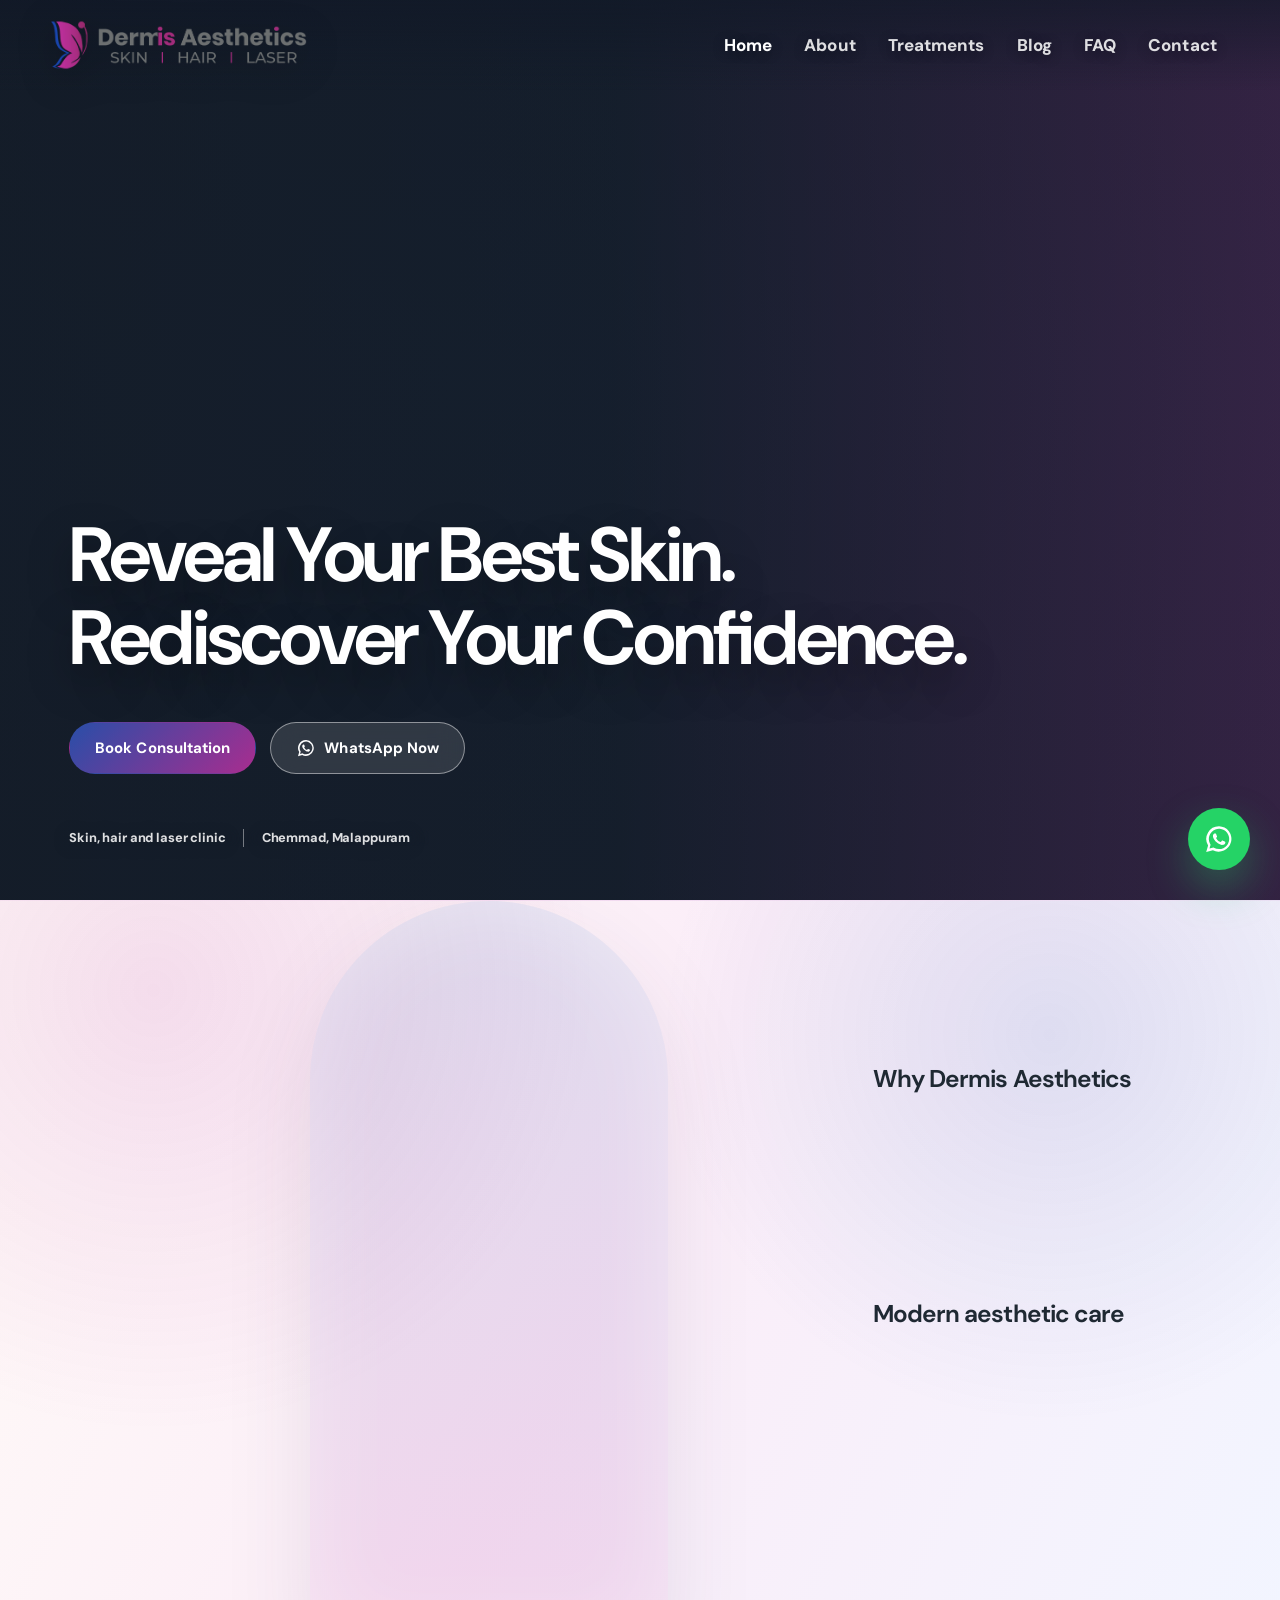
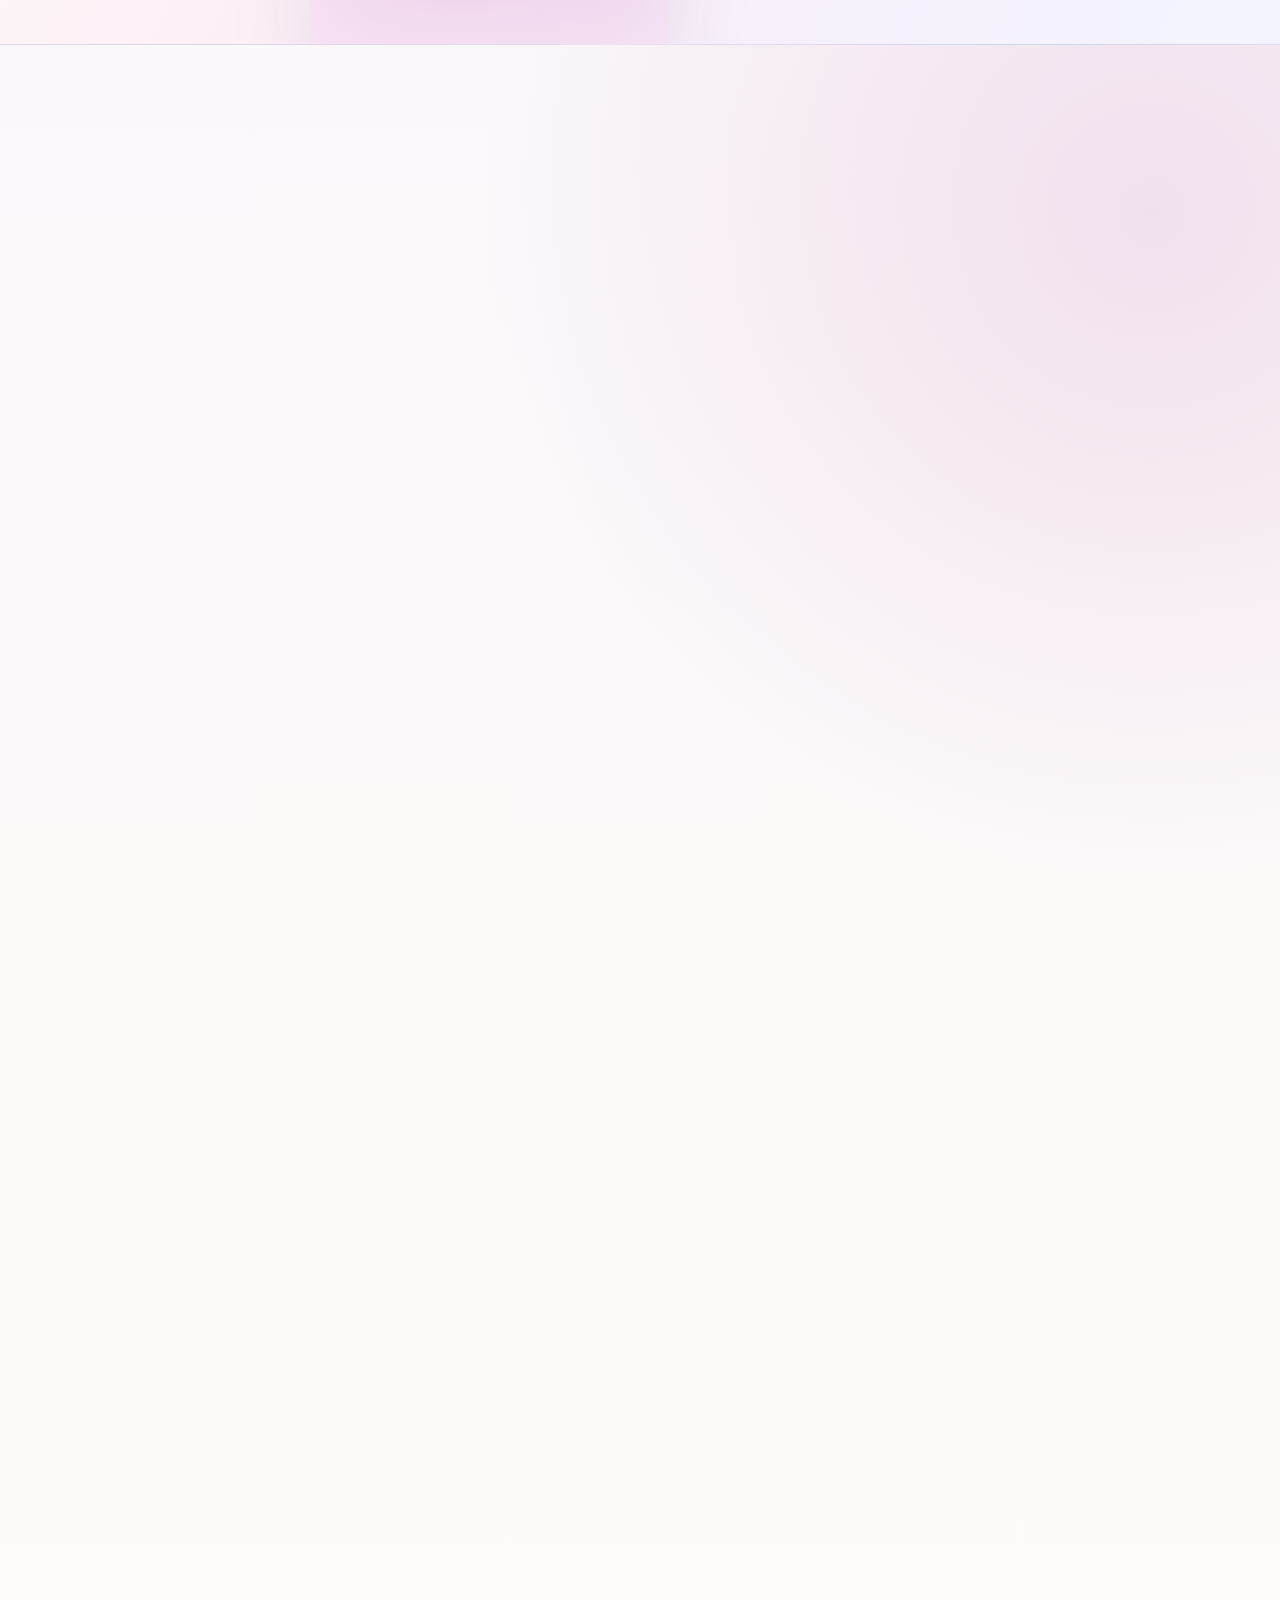
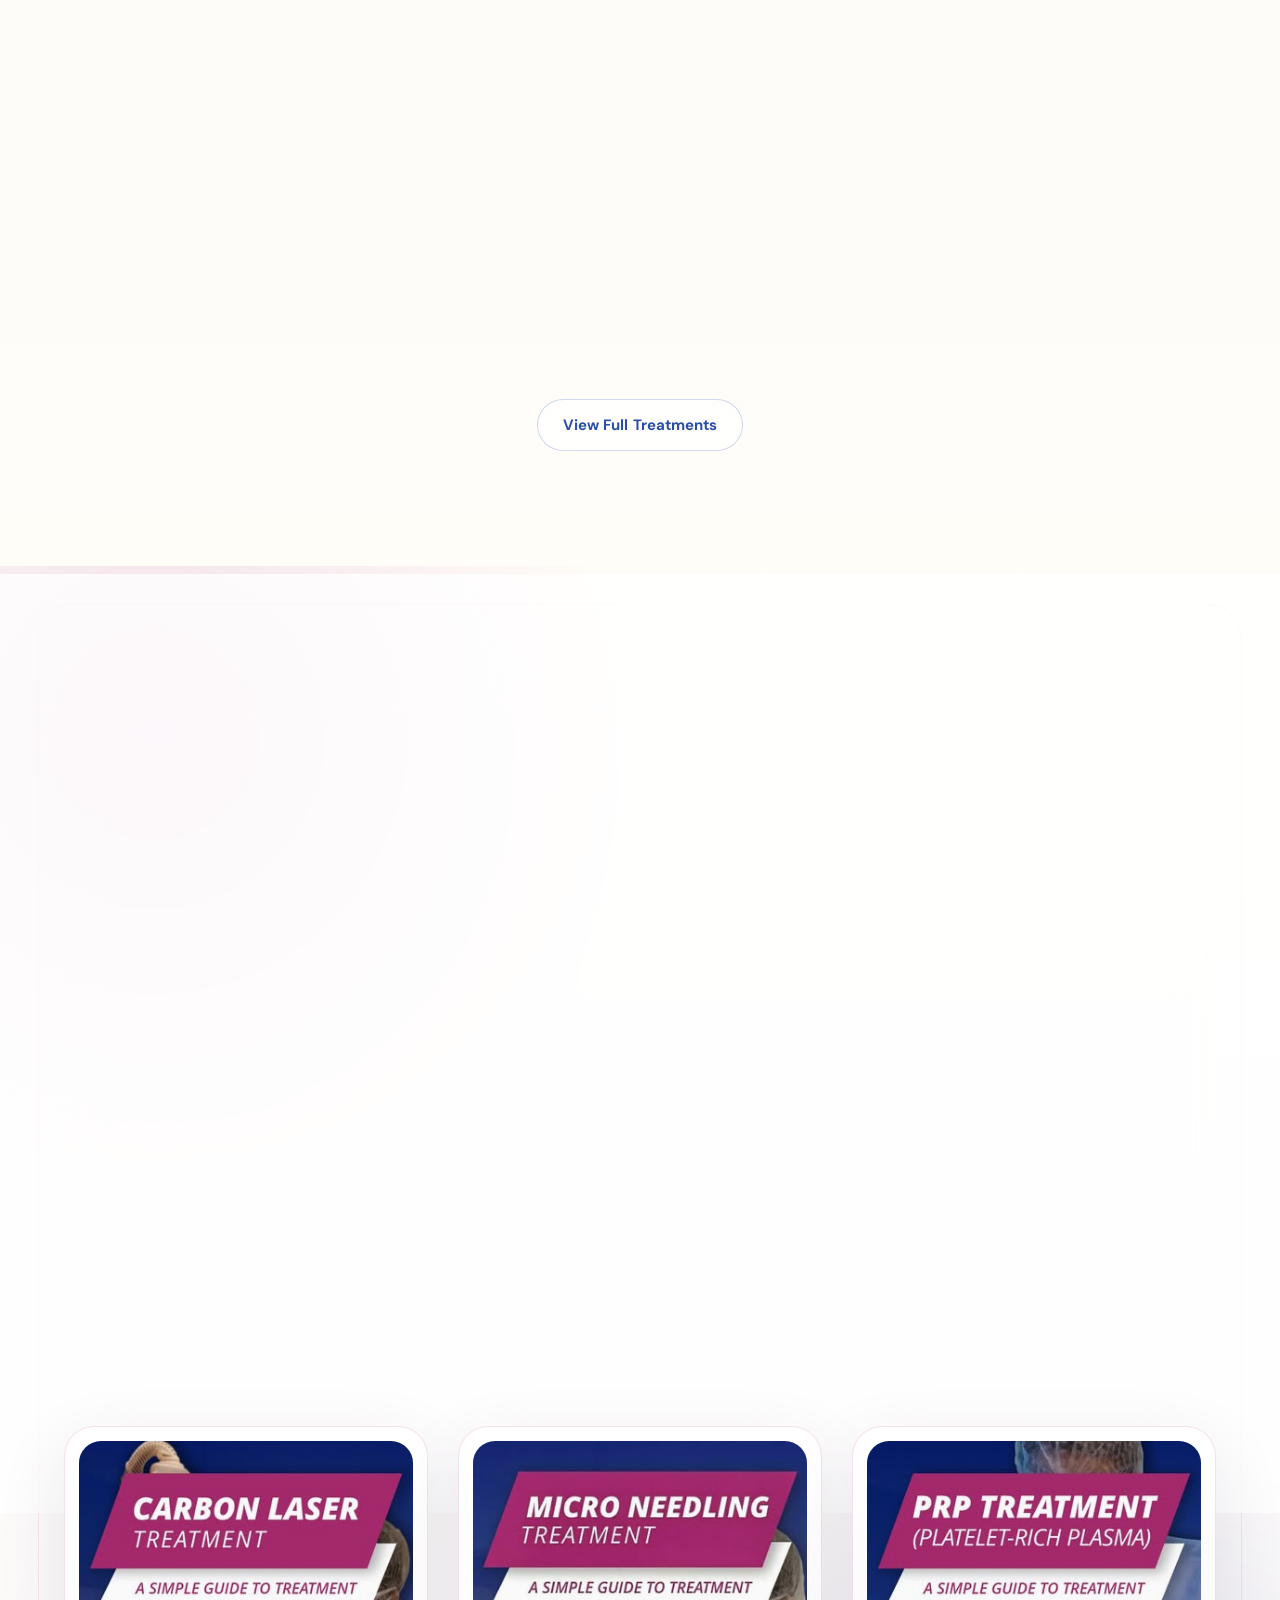
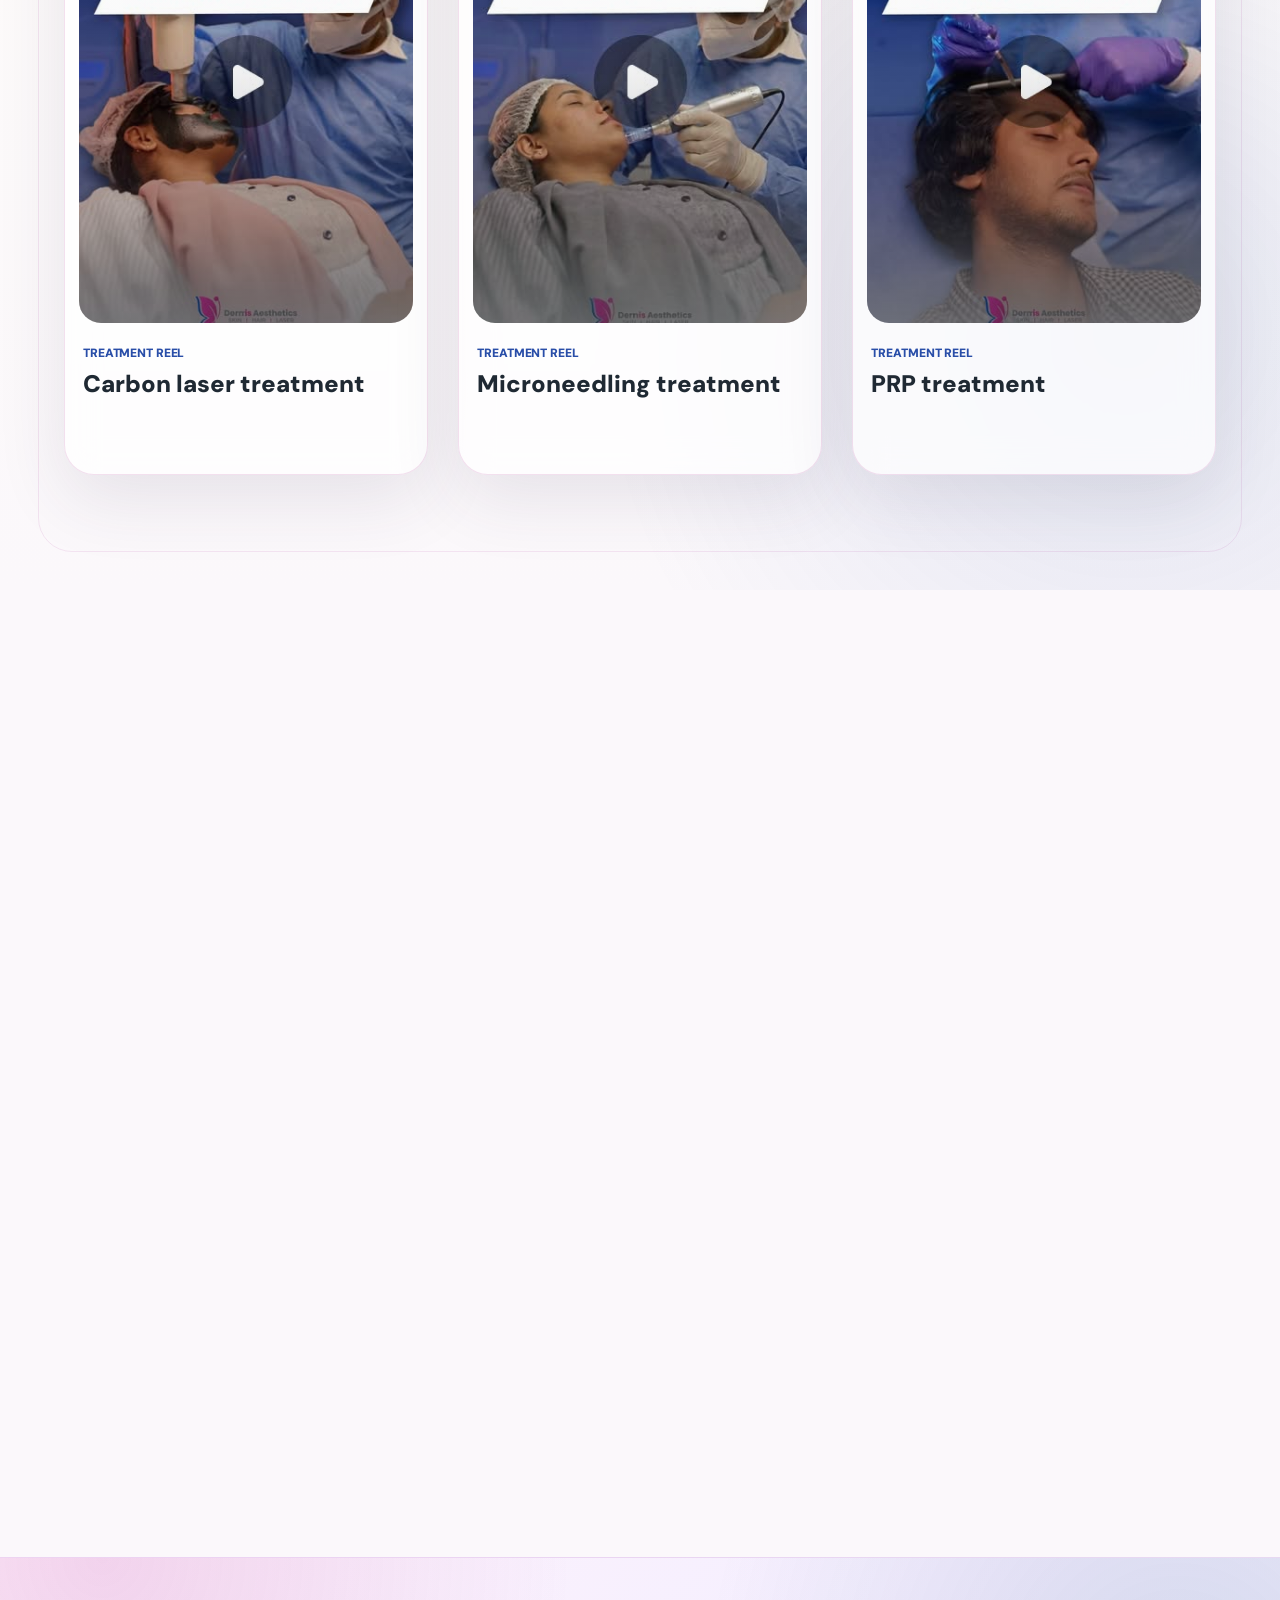
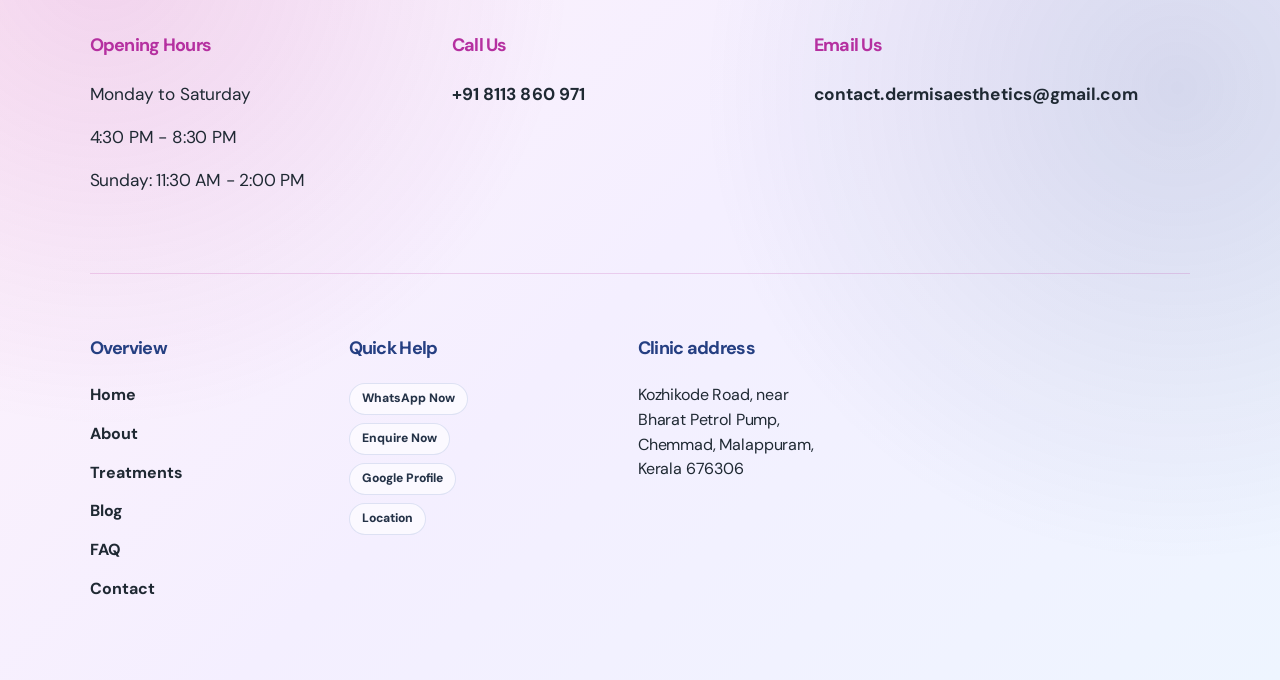
<file: index.html>
<!DOCTYPE html>
<html lang="en">
<head>
  <meta charset="UTF-8">
  <meta name="viewport" content="width=device-width, initial-scale=1.0">
  <script>
    if (window.location.pathname.endsWith('/index.html')) {
      window.history.replaceState(null, '', window.location.pathname.replace(/index\.html$/, '') + window.location.search + window.location.hash);
    }
  </script>
  <link rel="icon" type="image/png" sizes="512x512" href="/favicon.png?v=1">
  <link rel="apple-touch-icon" sizes="180x180" href="/apple-touch-icon.png?v=1">
  <link rel="shortcut icon" href="/favicon.png?v=1">
  <title>Skin &amp; Hair Clinic in Chemmad, Malappuram | Dermis Aesthetics</title>
  <meta name="description" content="Dermis Aesthetics is a skin and hair clinic in Chemmad, Malappuram offering acne care, pigmentation treatment, dandruff care, laser hair reduction and aesthetic skin treatments.">
  <link rel="preconnect" href="https://fonts.googleapis.com">
  <link rel="preconnect" href="https://fonts.gstatic.com" crossorigin>
  <link rel="stylesheet" href="https://fonts.googleapis.com/css2?family=DM+Sans:opsz,wght@9..40,400;9..40,500;9..40,600;9..40,700;9..40,800&family=Fraunces:opsz,wght,SOFT,WONK@9..144,500..800,40..100,0..1&display=swap">
  <link rel="preconnect" href="https://images.unsplash.com">
  <link rel="preload" as="image" href="assets/images/clinic-hero-mobile.webp" media="(max-width: 760px)" fetchpriority="high">
  <link rel="stylesheet" href="assets/css/styles.css?v=246">
  <script type="application/ld+json">
    {
      "@context": "https://schema.org",
      "@type": "LocalBusiness",
      "name": "Dermis Aesthetics",
      "description": "Dermis Aesthetics is a skin, hair, laser and aesthetic clinic providing assessment-led care for acne, pigmentation, scalp concerns, skin rejuvenation and laser treatments.",
      "address": {
        "@type": "PostalAddress",
        "streetAddress": "Kozhikode Road, near Bharat Petrol Pump",
        "addressLocality": "Chemmad",
        "addressRegion": "Kerala",
        "postalCode": "676306",
        "addressCountry": "IN"
      },
      "telephone": "+91 8113 860 971",
      "areaServed": ["Chemmad", "Malappuram", "Kottakkal", "Kondotty", "Chelari", "Muniyoor", "Thalappara", "Padikkal", "Chettipadi", "Parappanangadi"],
      "url": "https://dermisaestheticsclinic.com"
    }
  </script>
</head>
<body data-page="home">
  <div id="site-root"></div>
  <script src="assets/js/site-data.js?v=267"></script>
  <script src="assets/js/app.js?v=280"></script>
</body>
</html>
</file>
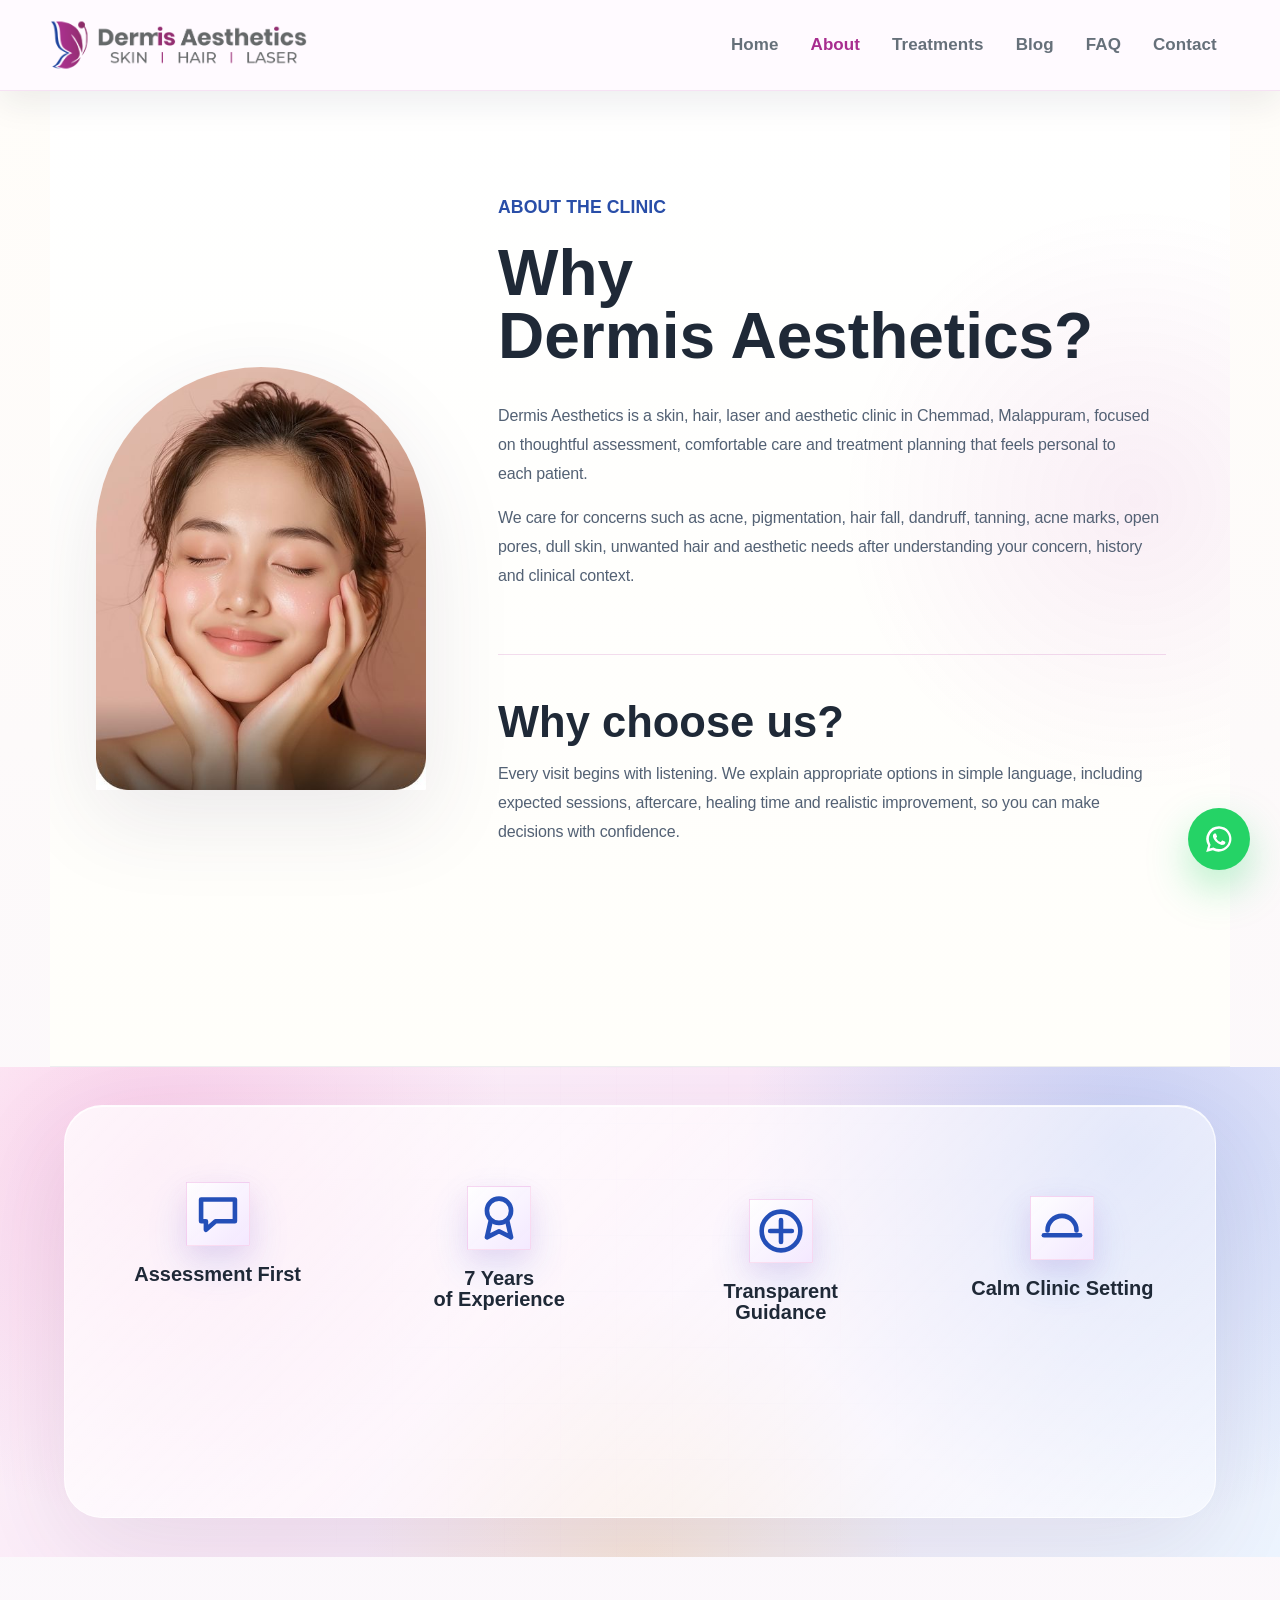
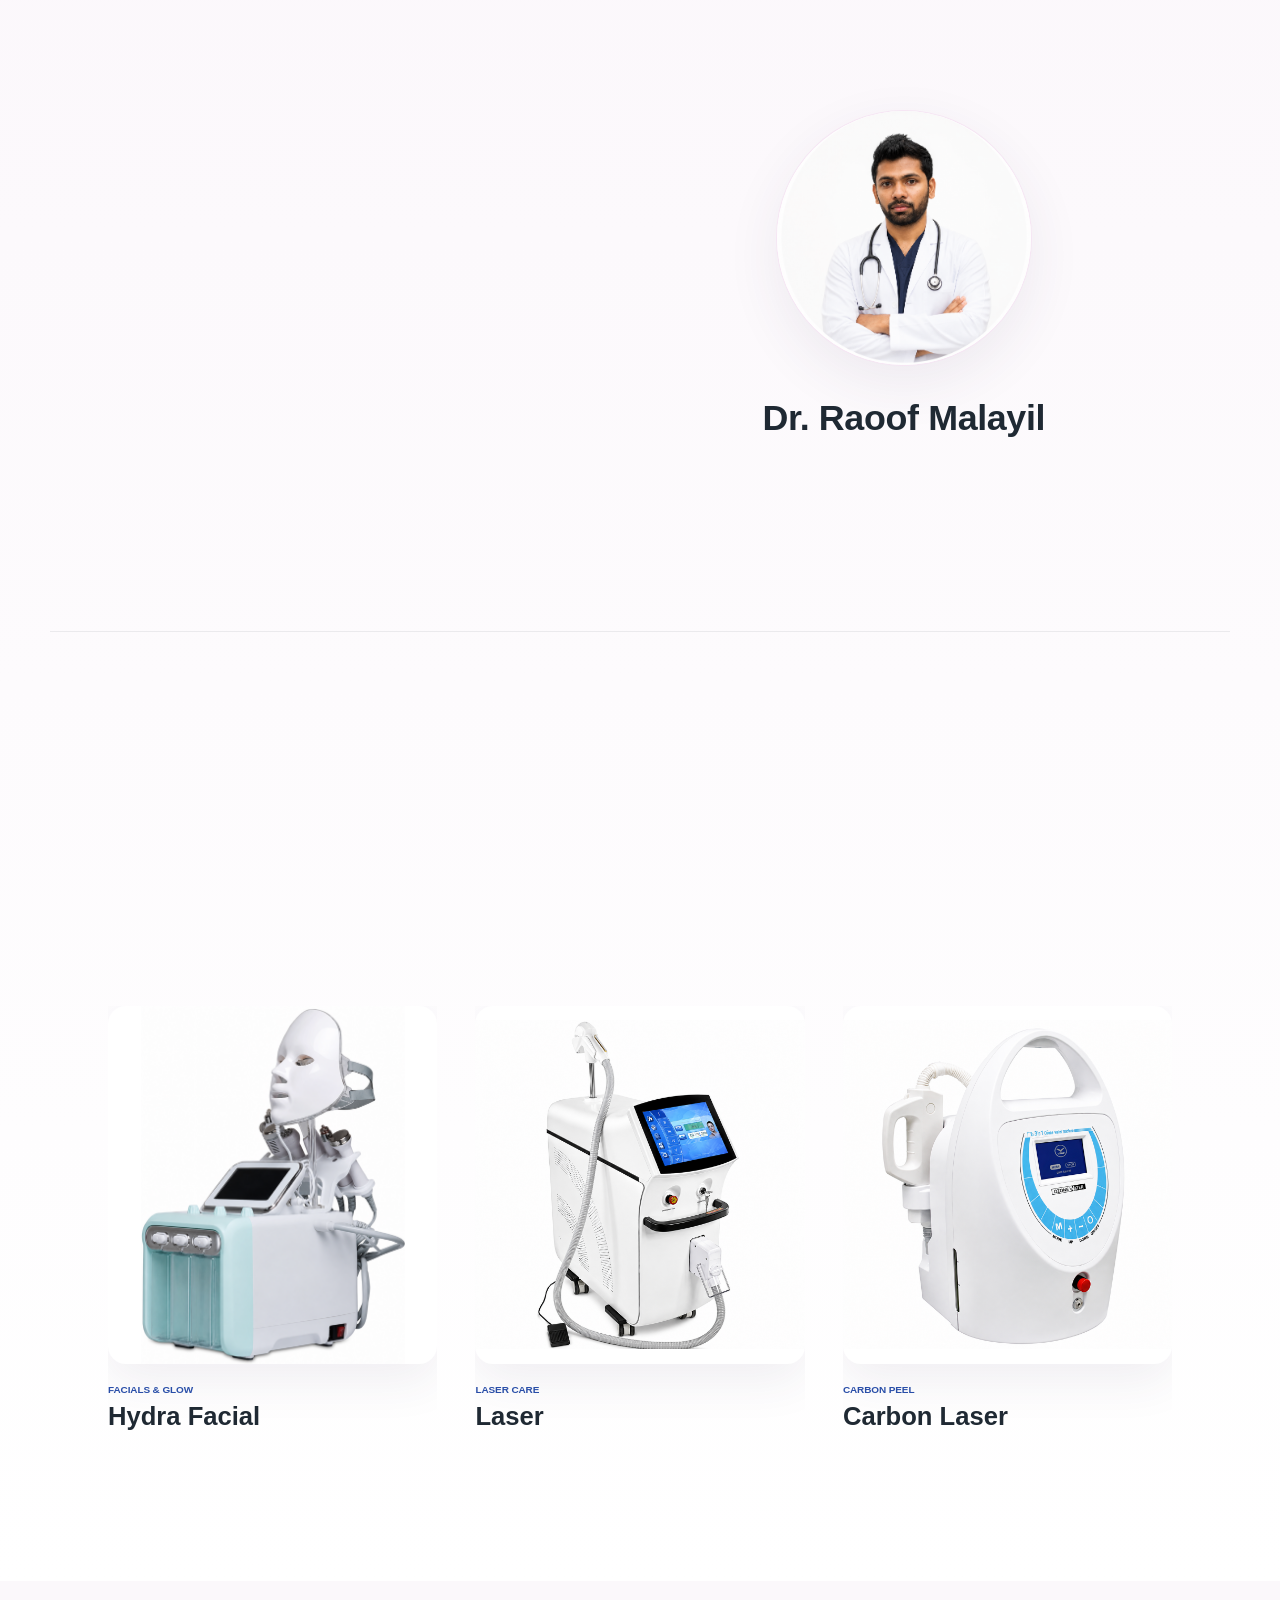
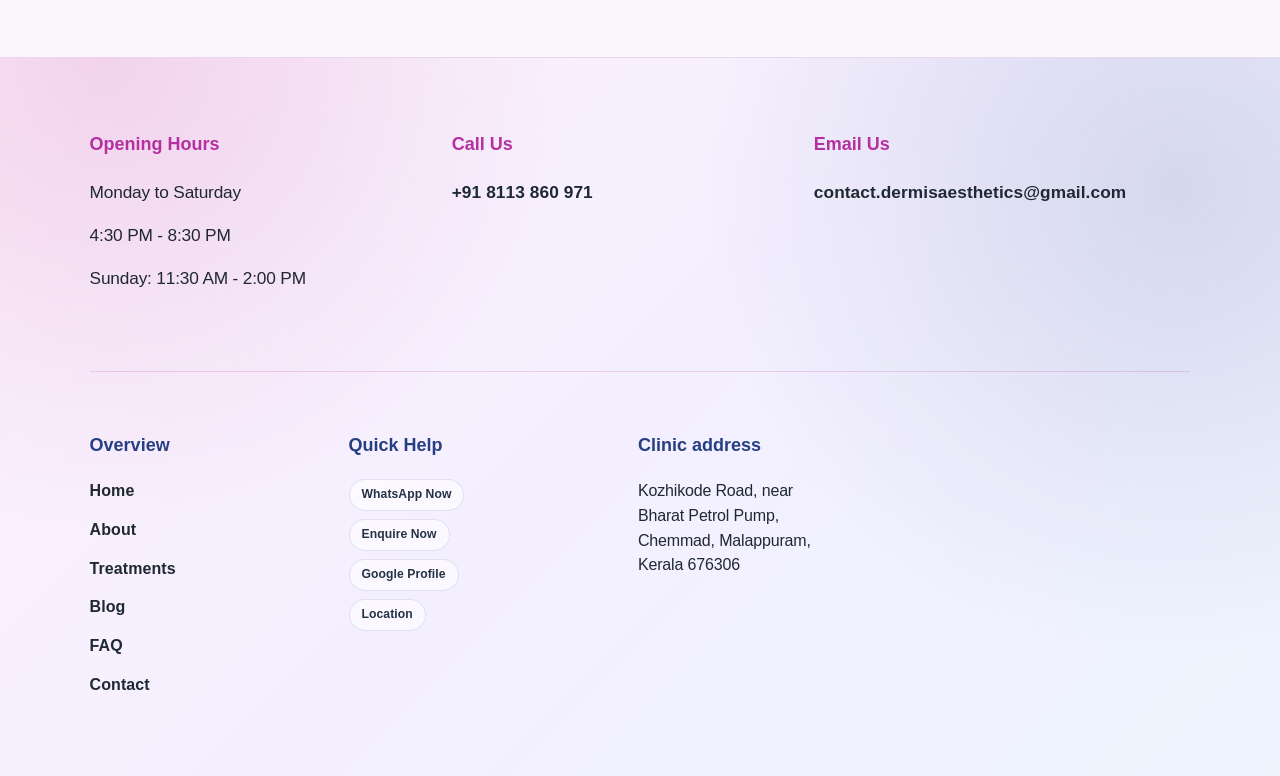
<file: about.html>
<!DOCTYPE html>
<html lang="en">
<head>
  <meta charset="UTF-8">
  <meta name="viewport" content="width=device-width, initial-scale=1.0">
  <link rel="icon" type="image/png" sizes="512x512" href="/favicon.png?v=1">
  <link rel="apple-touch-icon" sizes="180x180" href="/apple-touch-icon.png?v=1">
  <link rel="shortcut icon" href="/favicon.png?v=1">
  <title>About Dermis Aesthetics | Skin Care Clinic in Chemmad</title>
  <meta name="description" content="Learn about Dermis Aesthetics, a modern clinic offering assessment-led skin, hair, laser and aesthetic care with 7 years of clinic experience.">
  <link rel="stylesheet" href="assets/css/styles.css?v=246">
  <script type="application/ld+json">
    {
      "@context": "https://schema.org",
      "@type": "LocalBusiness",
      "name": "Dermis Aesthetics",
      "description": "Skin care clinic in Chemmad offering assessment-led skin, hair, laser and aesthetic care with 7 years of clinic experience.",
      "image": "https://dermisaestheticsclinic.com/logo.png",
      "telephone": "+91 8113 860 971",
      "address": {
        "@type": "PostalAddress",
        "streetAddress": "Kozhikode Road, near Bharat Petrol Pump",
        "addressLocality": "Chemmad",
        "addressRegion": "Kerala",
        "postalCode": "676306",
        "addressCountry": "IN"
      },
      "url": "https://dermisaestheticsclinic.com/about.html"
    }
  </script>
</head>
<body data-page="about">
  <div id="site-root"></div>
  <script src="assets/js/site-data.js?v=267"></script>
  <script src="assets/js/app.js?v=280"></script>
</body>
</html>
</file>
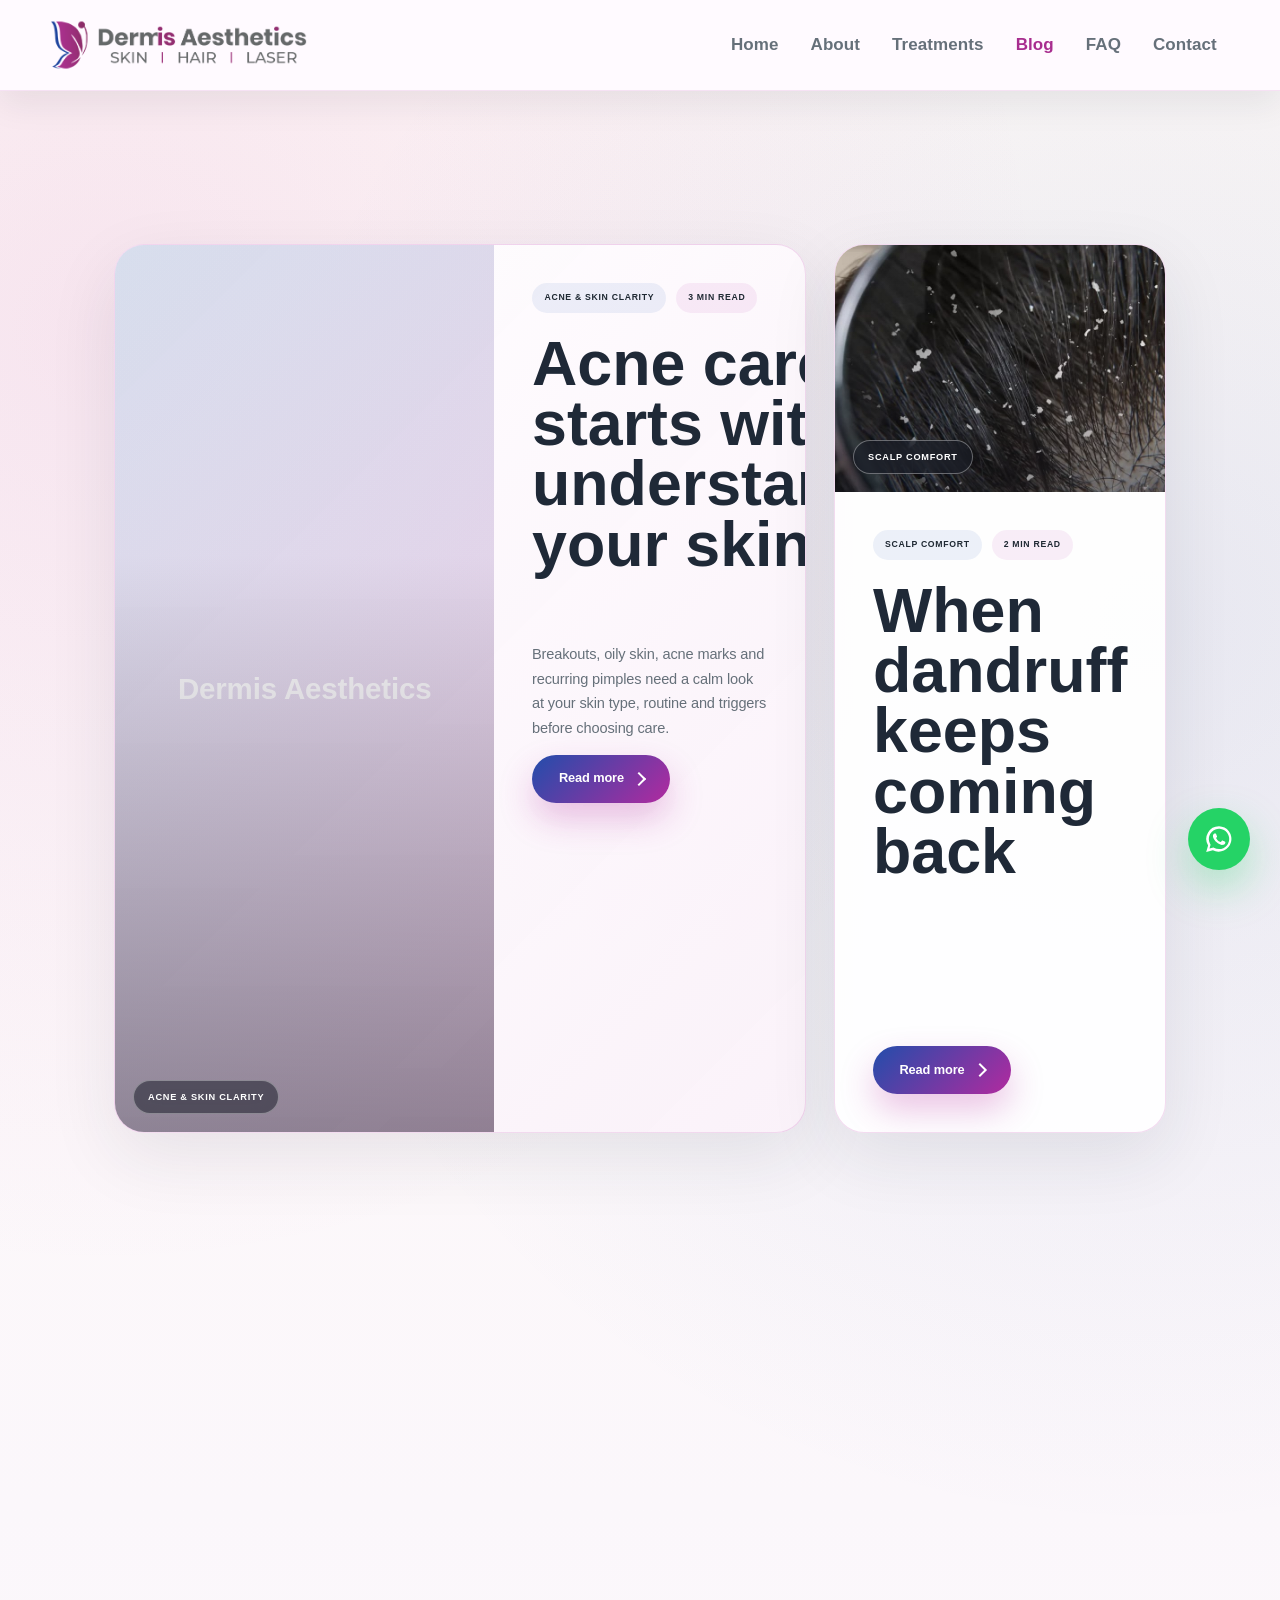
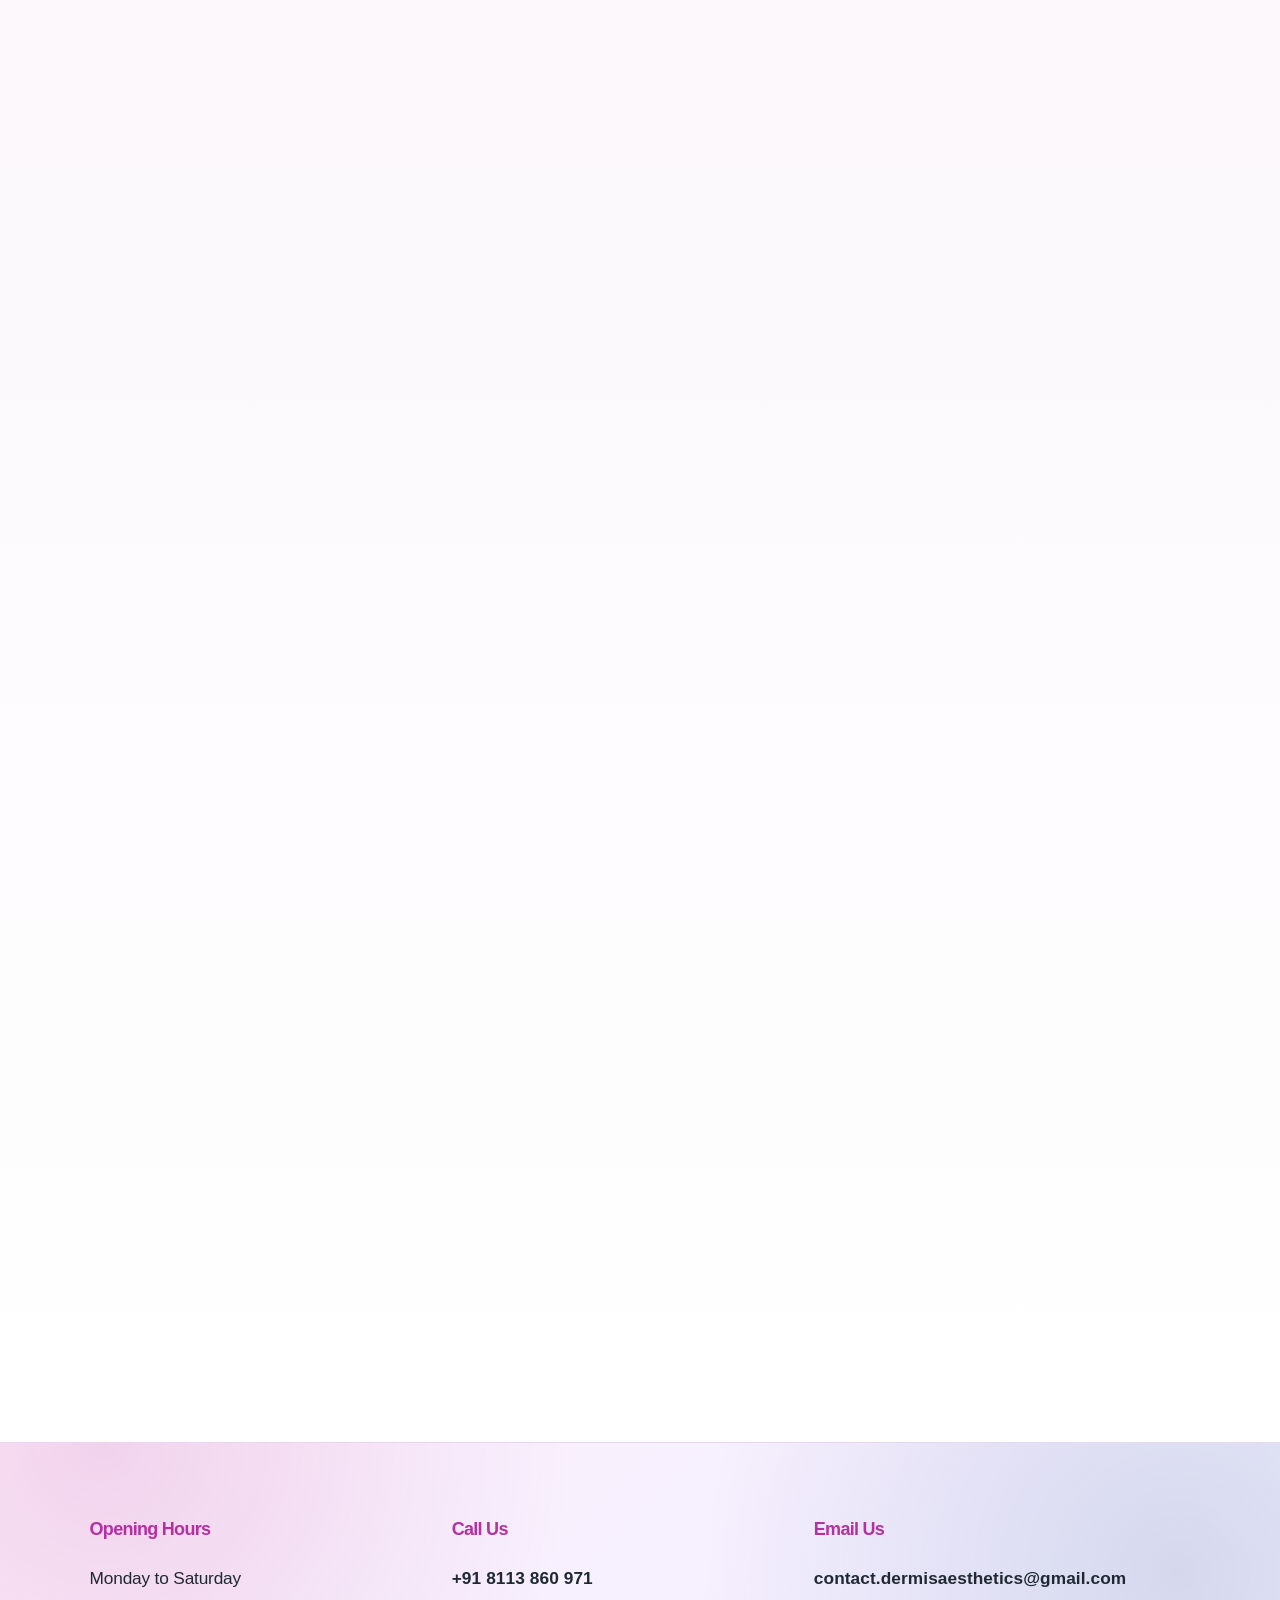
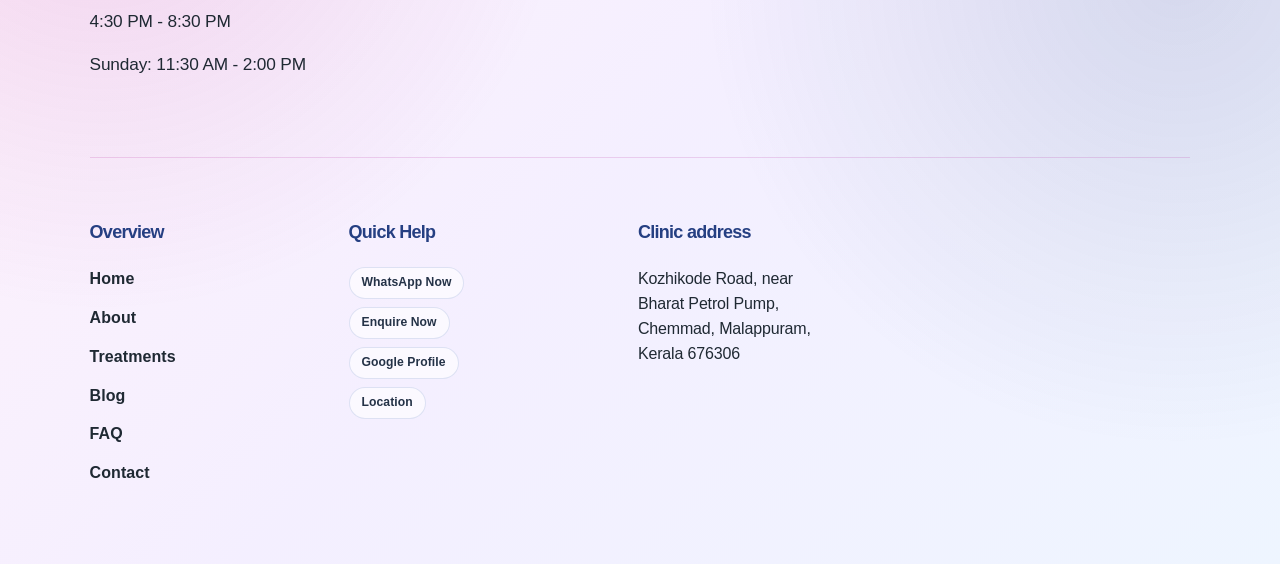
<file: blog.html>
<!DOCTYPE html>
<html lang="en">
<head>
  <meta charset="UTF-8">
  <meta name="viewport" content="width=device-width, initial-scale=1.0">
  <link rel="icon" type="image/png" sizes="512x512" href="/favicon.png?v=1">
  <link rel="apple-touch-icon" sizes="180x180" href="/apple-touch-icon.png?v=1">
  <link rel="shortcut icon" href="/favicon.png?v=1">
  <title>Blog | Dermis Aesthetics</title>
  <meta name="description" content="Read simple skin, hair, scalp and aesthetic care articles from Dermis Aesthetics.">
  <link rel="preconnect" href="https://fonts.googleapis.com">
  <link rel="preconnect" href="https://fonts.gstatic.com" crossorigin>
  <link href="https://fonts.googleapis.com/css2?family=Manrope:wght@400;500;600;700;800&family=DM+Serif+Display:ital@0;1&display=swap" rel="stylesheet">
  <link rel="stylesheet" href="assets/css/styles.css?v=246">
</head>
<body data-page="blog">
  <div id="site-root"></div>
  <script src="assets/js/site-data.js?v=267"></script>
  <script src="assets/js/app.js?v=280"></script>
</body>
</html>
</file>
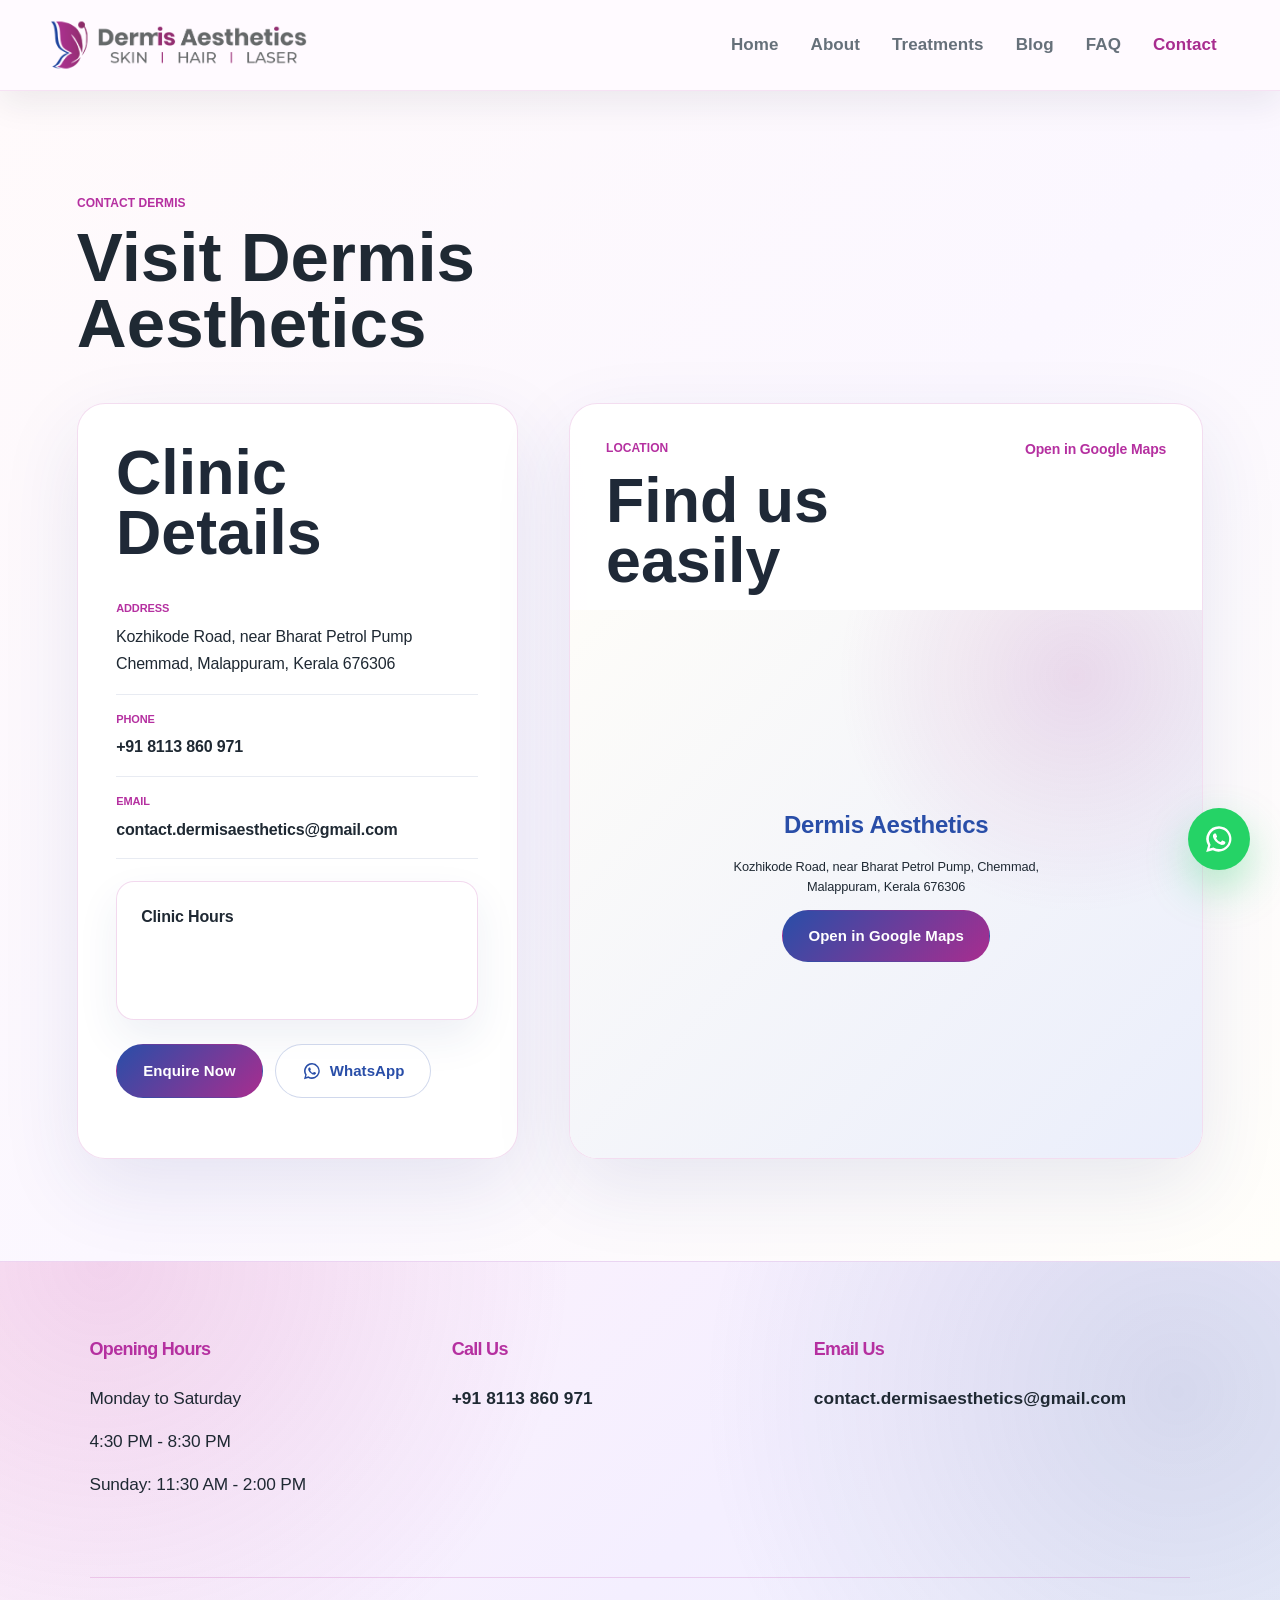
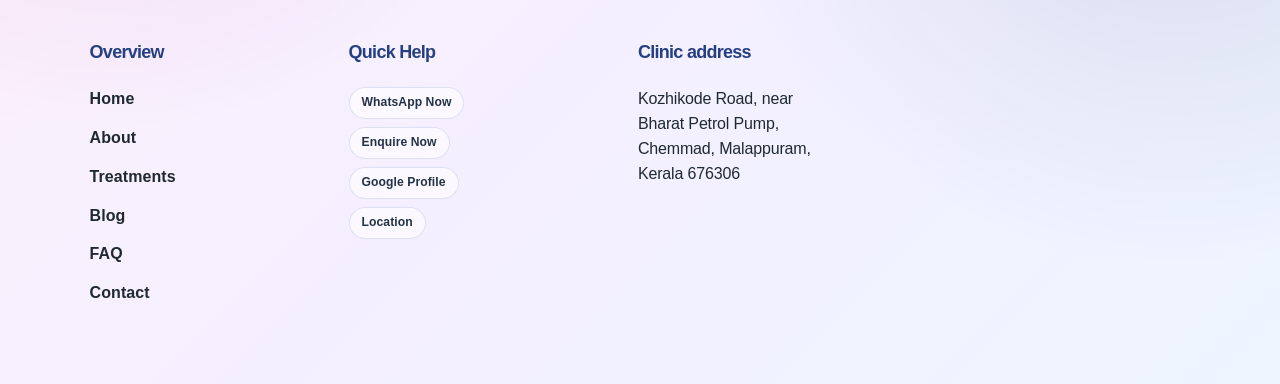
<file: contact.html>
<!DOCTYPE html>
<html lang="en">
<head>
  <meta charset="UTF-8">
  <meta name="viewport" content="width=device-width, initial-scale=1.0">
  <link rel="icon" type="image/png" sizes="512x512" href="/favicon.png?v=1">
  <link rel="apple-touch-icon" sizes="180x180" href="/apple-touch-icon.png?v=1">
  <link rel="shortcut icon" href="/favicon.png?v=1">
  <title>Contact Dermis Aesthetics | Skin Clinic in Chemmad</title>
  <meta name="description" content="Contact Dermis Aesthetics in Chemmad for acne treatment, dandruff treatment, pigmentation care, scalp care and aesthetic skin treatments.">
  <link rel="stylesheet" href="assets/css/styles.css?v=246">
</head>
<body data-page="contact">
  <div id="site-root"></div>
  <script src="assets/js/site-data.js?v=267"></script>
  <script src="assets/js/app.js?v=280"></script>
</body>
</html>
</file>
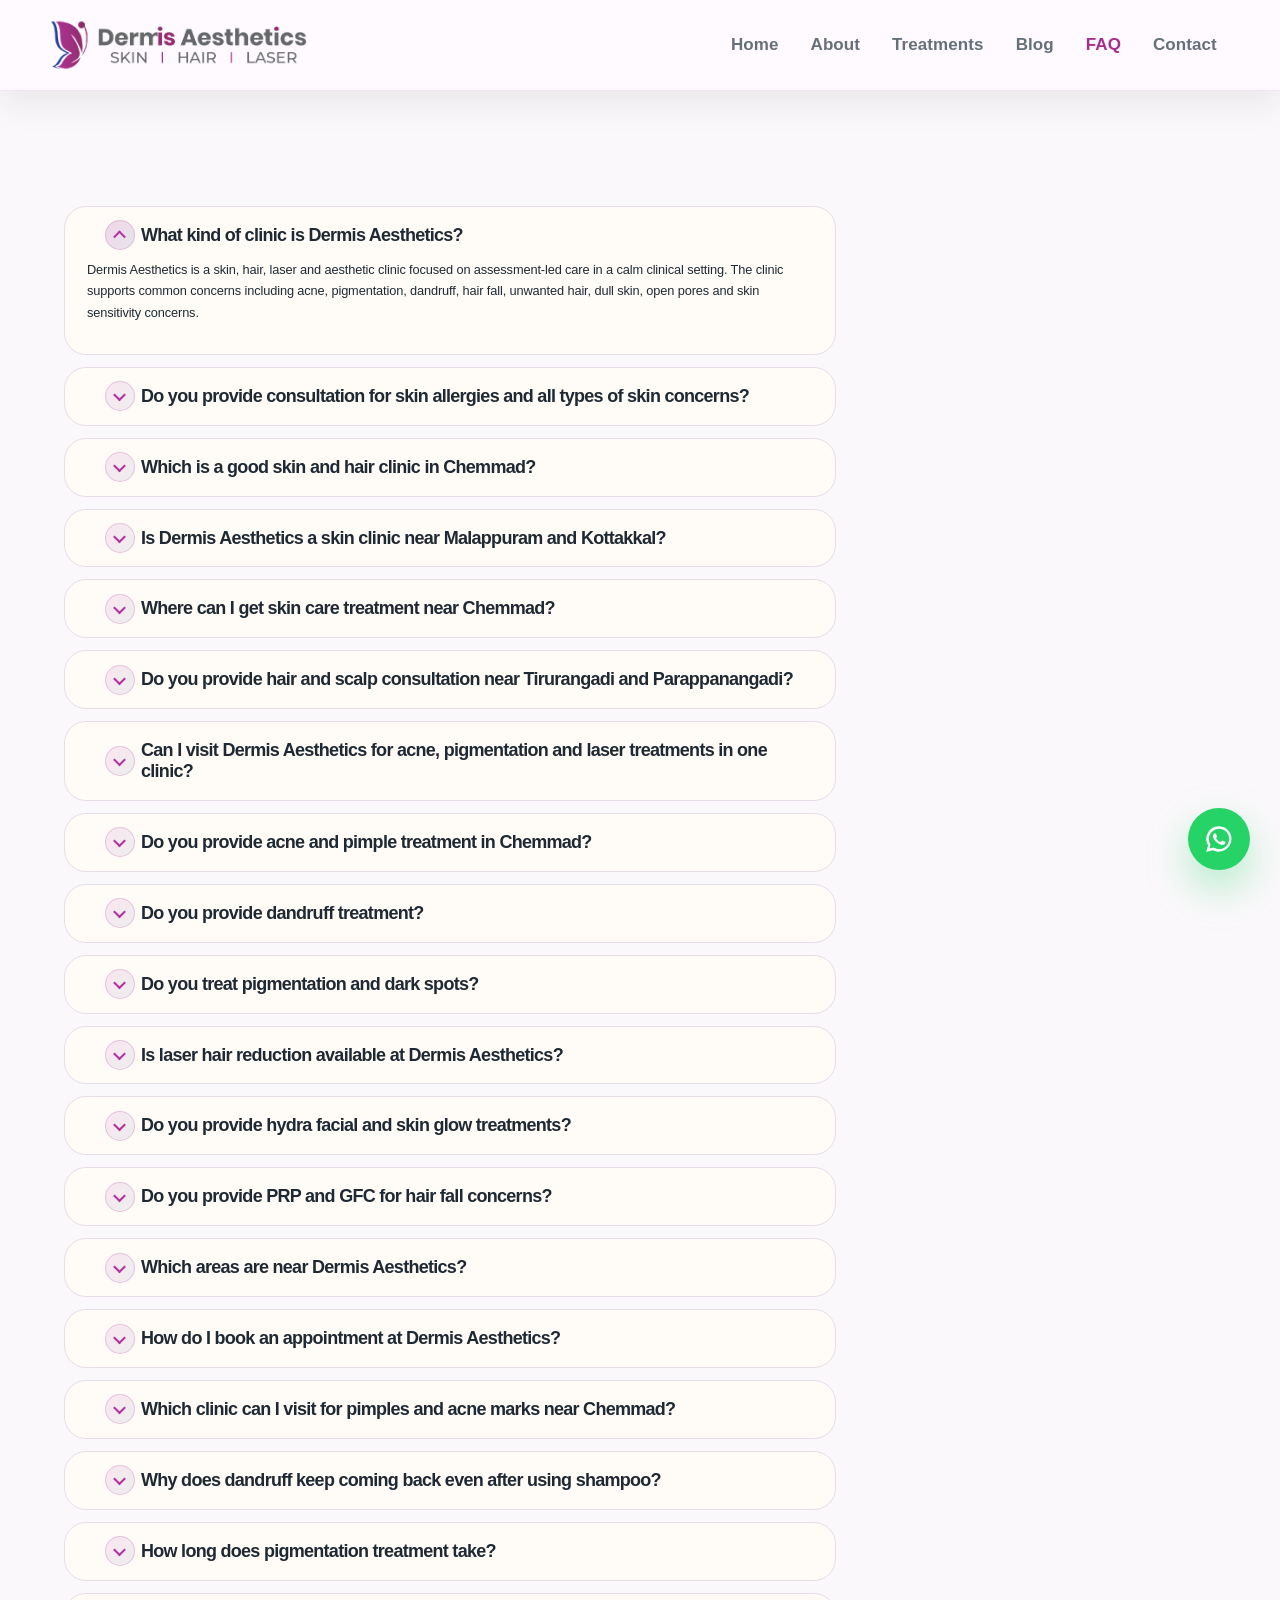
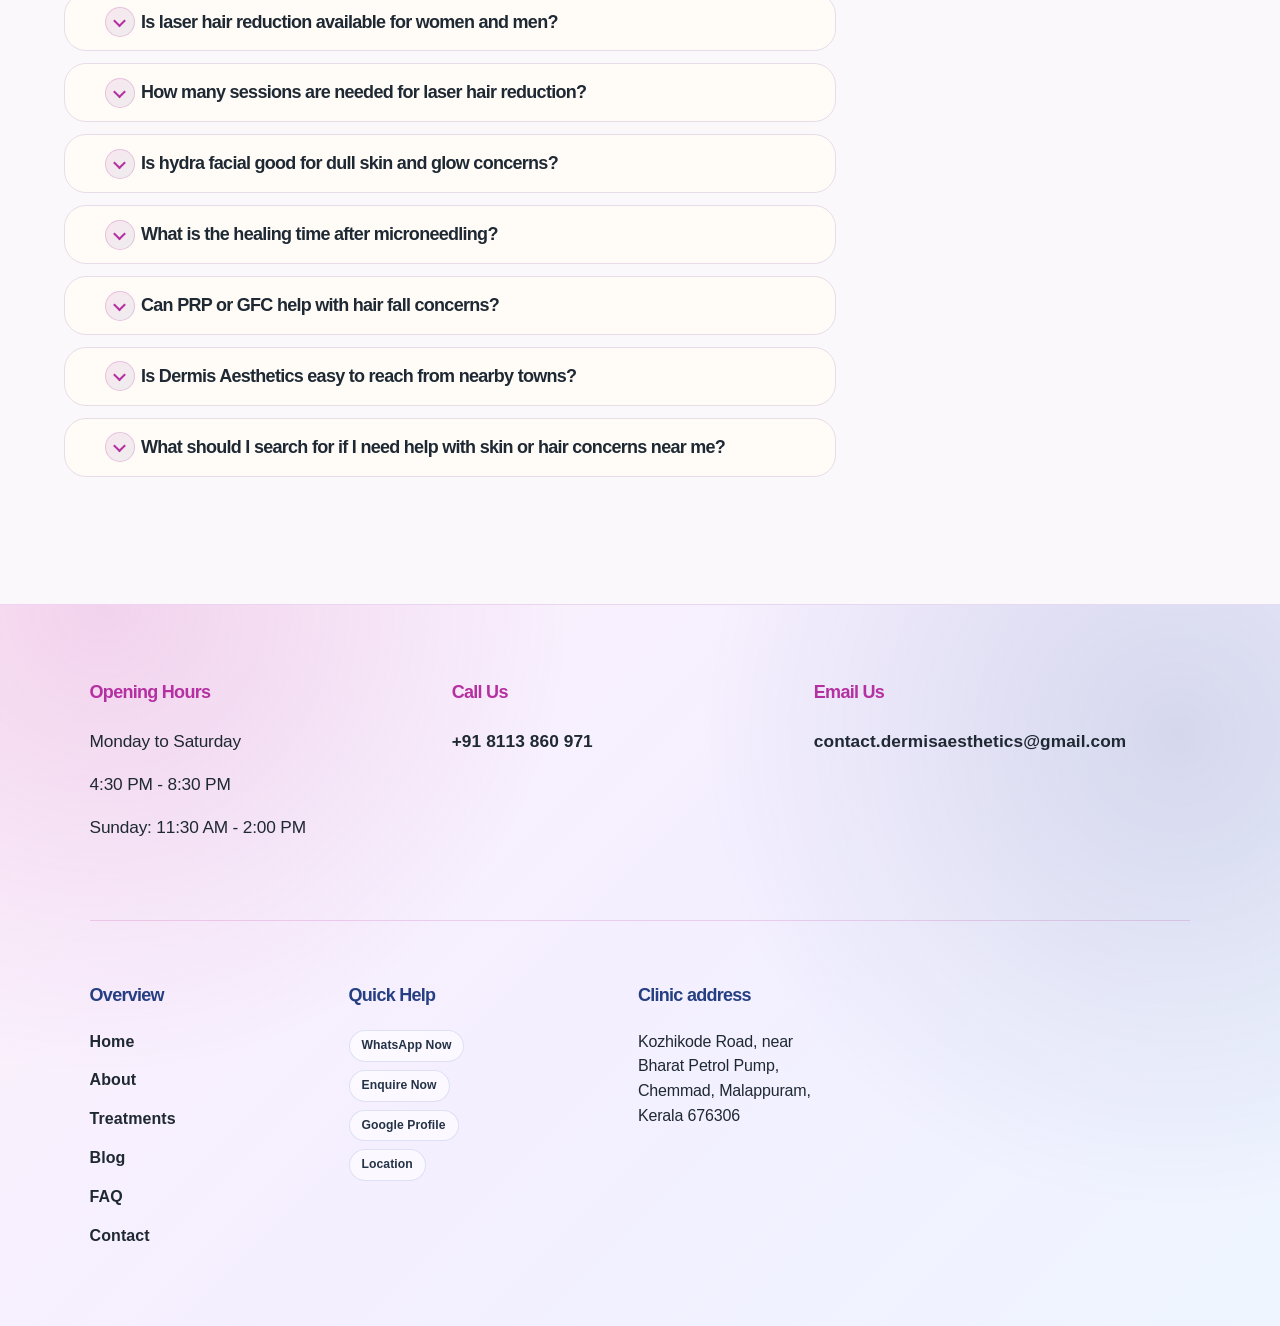
<file: qa.html>
<!DOCTYPE html>
<html lang="en">
<head>
  <meta charset="UTF-8">
  <meta name="viewport" content="width=device-width, initial-scale=1.0">
  <link rel="icon" type="image/png" sizes="512x512" href="/favicon.png?v=1">
  <link rel="apple-touch-icon" sizes="180x180" href="/apple-touch-icon.png?v=1">
  <link rel="shortcut icon" href="/favicon.png?v=1">
  <title>Skin Care FAQ | Dermis Aesthetics Chemmad</title>
  <meta name="description" content="Answers about acne treatment, dandruff care, skin allergy consultation, pigmentation, hydra facial, PRP, GFC and laser hair reduction at Dermis Aesthetics Chemmad.">
  <link rel="stylesheet" href="assets/css/styles.css?v=246">
  <script type="application/ld+json">
    {
      "@context": "https://schema.org",
      "@type": "FAQPage",
      "author": { "@type": "Organization", "name": "Dermis Aesthetics content team" },
      "reviewedBy": { "@type": "Organization", "name": "Dermis Aesthetics clinical team" },
      "datePublished": "2026-08-17",
      "dateModified": "2026-08-17",
      "mainEntity": [
        {
          "@type": "Question",
          "name": "What kind of clinic is Dermis Aesthetics?",
          "acceptedAnswer": {
            "@type": "Answer",
            "text": "Yes. Dermis Aesthetics is a skin, hair, laser and aesthetic clinic in Chemmad, Malappuram, located on Kozhikode Road near Bharat Petrol Pump. The clinic provides assessment-led care for common skin, scalp and aesthetic concerns including acne, pigmentation, dandruff, hair fall, unwanted hair, dull skin, open pores and skin allergy-like concerns."
          }
        },
        {
          "@type": "Question",
          "name": "Do you provide consultation for skin allergies and all types of skin concerns?",
          "acceptedAnswer": {
            "@type": "Answer",
            "text": "Consultations are available for many types of skin concerns including rashes, itching, redness, sensitivity, allergy-like reactions, dry skin, oily skin, acne, pigmentation, tanning, uneven skin tone and texture changes. The clinic first understands the concern, skin type, duration, triggers and previous product or treatment history before suggesting suitable next steps."
          }
        },
        {
          "@type": "Question",
          "name": "Do you provide acne and pimple treatment in Chemmad?",
          "acceptedAnswer": {
            "@type": "Answer",
            "text": "Yes. Dermis Aesthetics provides acne and pimple care in Chemmad for active breakouts, oily skin, clogged pores, acne marks, acne scars and recurring pimples. Care may include skin care guidance, acne management, chemical peeling, microneedling, carbon laser peel and relapse-prevention advice to improve breakouts, marks and skin texture over time."
          }
        },
        {
          "@type": "Question",
          "name": "Do you provide dandruff treatment?",
          "acceptedAnswer": {
            "@type": "Answer",
            "text": "Yes. Dermis Aesthetics provides dandruff and scalp care in Chemmad for flakes, itching, oily scalp, dryness, irritation and recurring dandruff. The consultation looks at scalp symptoms, frequency of recurrence, hair care routine and any associated hair fall or redness before planning treatment and aftercare guidance according to the concern and clinical assessment."
          }
        },
        {
          "@type": "Question",
          "name": "Do you treat pigmentation and dark spots?",
          "acceptedAnswer": {
            "@type": "Answer",
            "text": "Yes. Dermis Aesthetics provides pigmentation care in Chemmad for dark spots, melasma, tanning, acne marks, uneven skin tone and dull-looking skin. Treatment may include skin care guidance, chemical peeling, carbon laser peel, microneedling, brightening protocols and aftercare guidance to support clearer and more even-looking skin over time."
          }
        },
        {
          "@type": "Question",
          "name": "Is laser hair reduction available at Dermis Aesthetics?",
          "acceptedAnswer": {
            "@type": "Answer",
            "text": "Yes. Laser hair reduction is available at Dermis Aesthetics for unwanted hair concerns. Sessions are planned after consultation, skin and hair assessment, candidacy review, pre-care explanation and aftercare guidance. Patients looking for laser hair reduction in Chemmad and Malappuram can contact the clinic through WhatsApp or phone."
          }
        },
        {
          "@type": "Question",
          "name": "Do you provide hydra facial and skin glow treatments?",
          "acceptedAnswer": {
            "@type": "Answer",
            "text": "Yes. Dermis Aesthetics provides medical hydra facial, carbon laser peel, chemical peeling, microneedling and other skin rejuvenation options for dull skin, tanning, open pores, uneven tone and glow concerns. The suitable option depends on your skin type, sensitivity, concern and expected downtime."
          }
        },
        {
          "@type": "Question",
          "name": "Do you provide PRP and GFC for hair fall concerns?",
          "acceptedAnswer": {
            "@type": "Answer",
            "text": "Yes. PRP and GFC treatments are available for appropriate hair and scalp concerns after consultation and clinical assessment. The clinic reviews hair fall pattern, scalp condition, duration, lifestyle factors and previous treatment history before suggesting a plan."
          }
        },
        {
          "@type": "Question",
          "name": "How much does treatment cost and how long does healing take?",
          "acceptedAnswer": {
            "@type": "Answer",
            "text": "Treatment cost and healing time depend on the concern, severity, number of sessions, treatment type and skin response. Simple consultations, facials, peels, laser sessions and regenerative procedures all have different timelines. Dermis Aesthetics explains the approximate cost, expected sessions, aftercare and downtime during consultation before treatment is planned."
          }
        },
        {
          "@type": "Question",
          "name": "How do I book an appointment at Dermis Aesthetics?",
          "acceptedAnswer": {
            "@type": "Answer",
            "text": "You can book through WhatsApp or call Dermis Aesthetics at +91 8113 860 971. Share your concern, preferred time and any previous treatment history so the clinic can guide you better."
          }
        }
      ]
    }
  </script>
</head>
<body data-page="qa">
  <div id="site-root"></div>
  <script src="assets/js/site-data.js?v=267"></script>
  <script src="assets/js/app.js?v=280"></script>
</body>
</html>
</file>
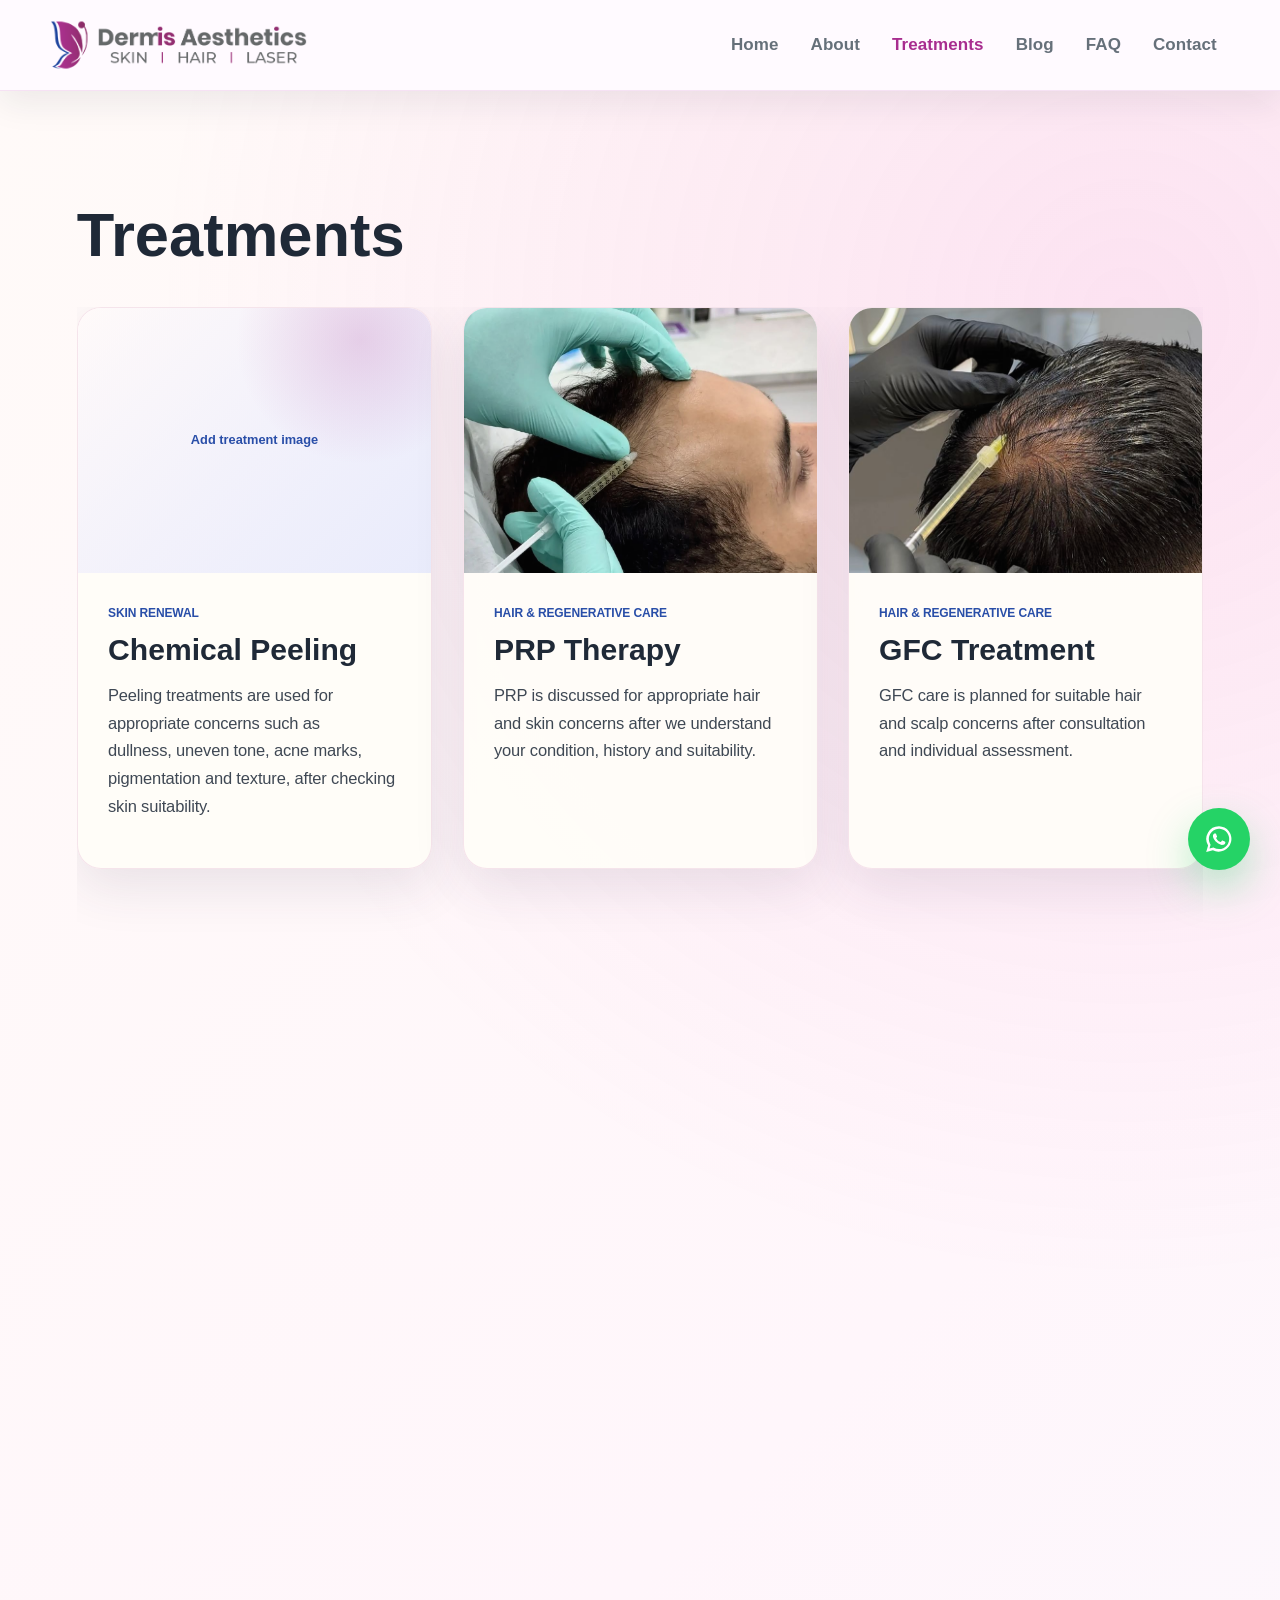
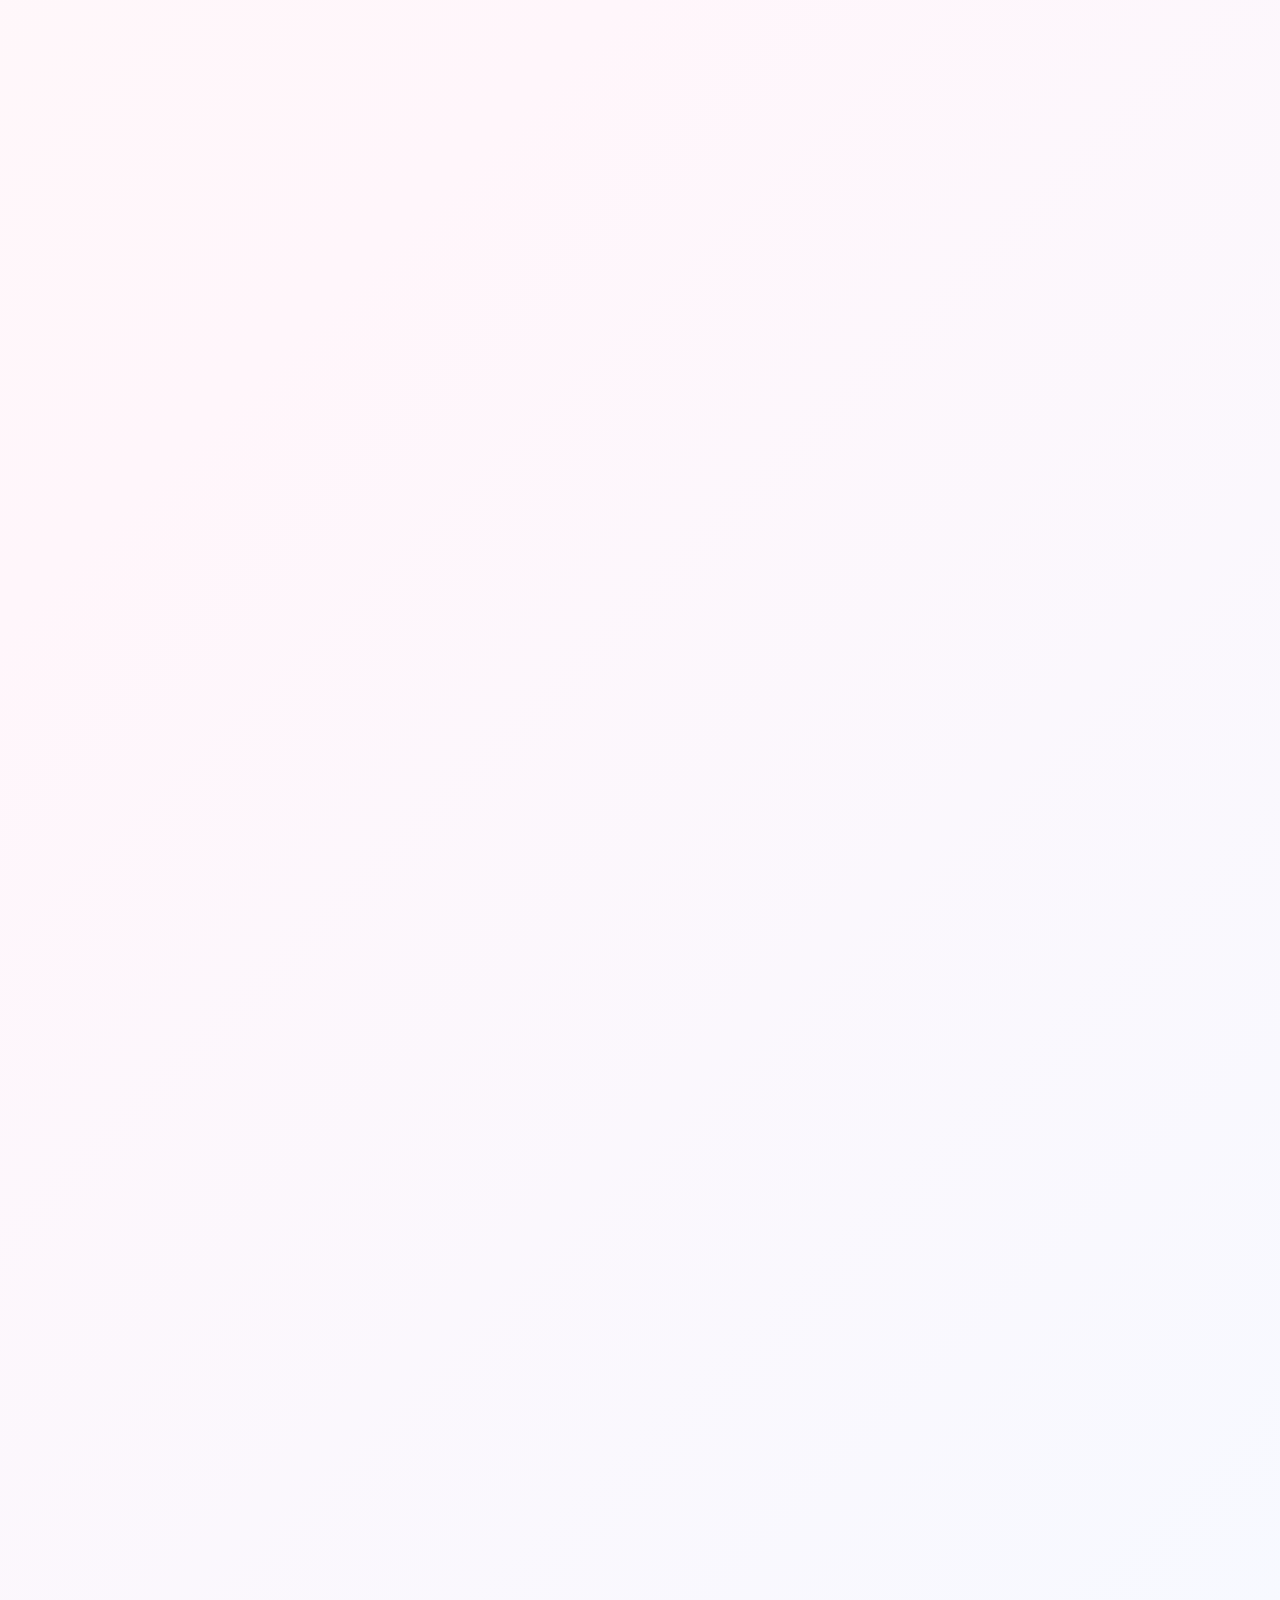
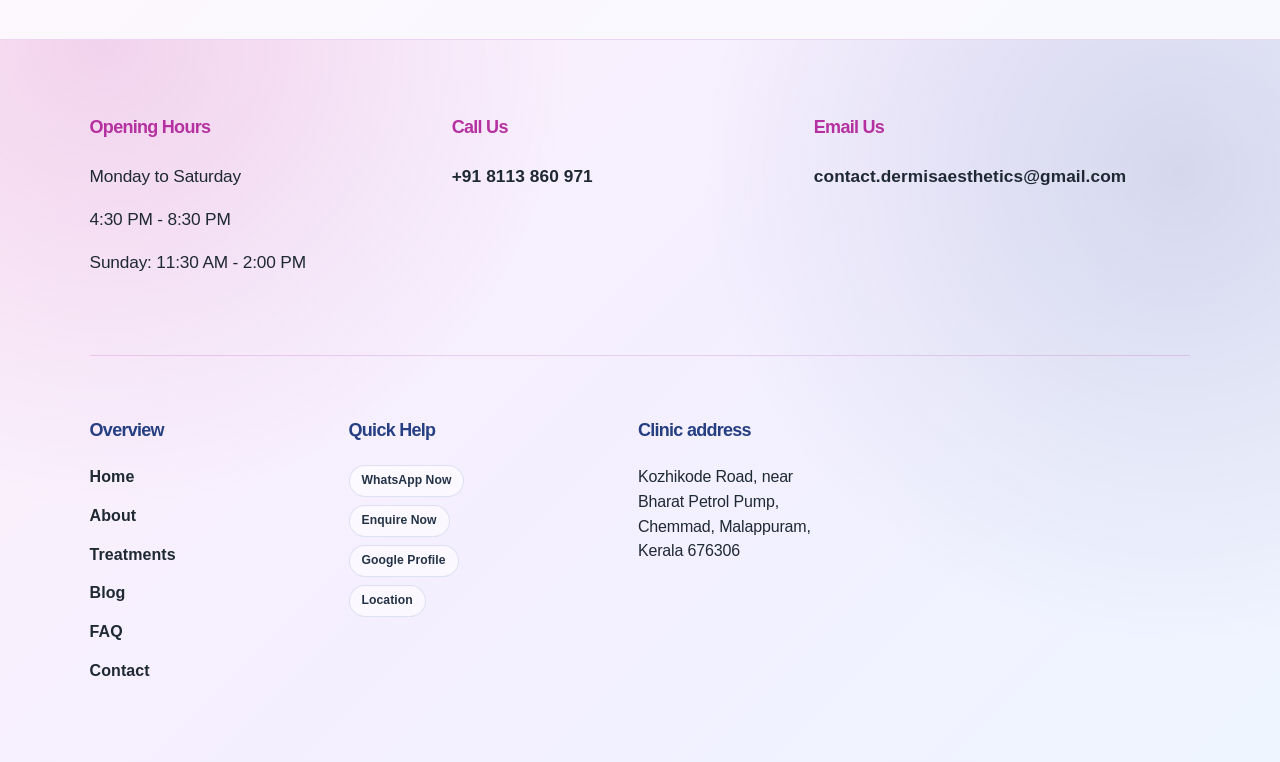
<file: treatments.html>
<!DOCTYPE html>
<html lang="en">
<head>
  <meta charset="UTF-8">
  <meta name="viewport" content="width=device-width, initial-scale=1.0">
  <link rel="icon" type="image/png" sizes="512x512" href="/favicon.png?v=1">
  <link rel="apple-touch-icon" sizes="180x180" href="/apple-touch-icon.png?v=1">
  <link rel="shortcut icon" href="/favicon.png?v=1">
  <title>Treatments | Skin, Hair & Laser Clinic in Chemmad</title>
  <meta name="description" content="Explore acne care, pigmentation care, dandruff treatment, hydra facial, microneedling, PRP, GFC, carbon laser and laser hair reduction at Dermis Aesthetics Chemmad.">
  <link rel="stylesheet" href="assets/css/styles.css?v=246">
</head>
<body data-page="treatments">
  <div id="site-root"></div>
  <script src="assets/js/site-data.js?v=267"></script>
  <script src="assets/js/app.js?v=280"></script>
</body>
</html>
</file>
<file: assets/css/styles.css>
:root {
  --ink: #1f2933;
  --muted: #66707a;
  --line: #e7dce8;
  --soft: #f5e7f4;
  --surface: #fffdf8;
  --paper: #fbf8fb;
  --accent: #a82d8f;
  --accent-dark: #294ea8;
  --accent-deep: #1e3f8f;
  --gold: #b78a3b;
  --warm: #f1d6ef;
  --shadow: 0 24px 70px rgba(58, 47, 86, 0.14);
  --font-heading: "Fraunces", Georgia, serif;
  --font-body: "DM Sans", Inter, "Segoe UI", Arial, sans-serif;
}

* {
  box-sizing: border-box;
}

html,
body {
  max-width: 100%;
  overflow-x: clip;
  overscroll-behavior-x: none;
}

body {
  margin: 0;
  color: var(--ink);
  font-family: var(--font-body);
  line-height: 1.6;
  background: var(--paper);
}

a {
  color: inherit;
}

.site-header {
  position: sticky;
  top: 0;
  z-index: 10;
  display: flex;
  align-items: center;
  justify-content: space-between;
  gap: 24px;
  min-height: 84px;
  padding: 14px clamp(18px, 4vw, 64px);
  background: rgba(251, 248, 251, 0.94);
  border-bottom: 1px solid var(--line);
  box-shadow: 0 10px 34px rgba(31, 41, 51, 0.06);
  backdrop-filter: blur(14px);
  width: 100%;
}

body[data-page="home"] .site-header {
  position: absolute;
  background: transparent;
  border-bottom: 0;
  box-shadow: none;
  backdrop-filter: none;
}

body[data-page="home"] .site-header::before {
  content: "";
  position: absolute;
  inset: 0;
  z-index: -1;
  pointer-events: none;
  background: linear-gradient(180deg, rgba(17, 22, 30, 0.38), rgba(17, 22, 30, 0));
}

body[data-page="home"] .site-header .site-logo {
  filter: brightness(1.08) contrast(1.08) drop-shadow(0 8px 18px rgba(0, 0, 0, 0.28));
}

body[data-page="home"] .site-header .nav a {
  color: rgba(255, 255, 255, 0.86);
  text-shadow: 0 2px 12px rgba(0, 0, 0, 0.34);
}

body[data-page="home"] .site-header .nav a:hover,
body[data-page="home"] .site-header .nav a.active {
  color: #ffffff;
}

body[data-page="home"] .site-header .nav-cta {
  display: none !important;
}

.logo-container {
  display: inline-flex;
  align-items: center;
  justify-content: flex-start;
  min-width: 220px;
  padding: 4px 0;
  text-decoration: none;
}

.site-logo {
  display: block;
  width: auto;
  height: clamp(48px, 4vw, 56px);
  max-width: min(300px, 36vw);
  object-fit: contain;
}

.brand-copy {
  display: grid;
  gap: 2px;
  margin-left: 12px;
  line-height: 1.05;
  color: var(--charcoal, var(--ink));
}

.brand-copy strong {
  font-family: var(--font-body);
  font-size: clamp(18px, 2vw, 24px);
  font-weight: 800;
  letter-spacing: 0;
  white-space: nowrap;
}

.brand-copy em {
  font-style: normal;
  font-size: 12px;
  font-weight: 700;
  letter-spacing: 0.14em;
  text-transform: uppercase;
  color: var(--muted);
  white-space: nowrap;
}

body[data-page="home"] .site-header .brand-copy {
  color: rgba(255, 255, 255, 0.96);
  text-shadow: 0 2px 12px rgba(0, 0, 0, 0.34);
}

body[data-page="home"] .site-header .brand-copy em {
  color: rgba(255, 255, 255, 0.74);
}
.header-right {
  display: flex;
  align-items: center;
  gap: 12px;
}

.menu-toggle {
  display: none;
}

.sr-only {
  position: absolute;
  width: 1px;
  height: 1px;
  padding: 0;
  margin: -1px;
  overflow: hidden;
  clip: rect(0, 0, 0, 0);
  white-space: nowrap;
  border: 0;
}

.nav {
  display: flex;
  flex-wrap: nowrap;
  justify-content: flex-end;
  gap: 0;
}

.nav a {
  padding: 8px 9px;
  color: var(--muted);
  font-size: 14px;
  font-weight: 700;
  text-decoration: none;
}

.nav a:hover,
.nav a.active {
  color: var(--accent);
}

.nav-cta {
  display: inline-flex;
  align-items: center;
  justify-content: center;
  min-height: 42px;
  padding: 10px 14px;
  border-radius: 999px;
  color: #ffffff;
  background: linear-gradient(135deg, var(--accent-dark), var(--accent));
  font-size: 14px;
  font-weight: 800;
  text-decoration: none;
  white-space: nowrap;
}

.hero {
  min-height: 680px;
  display: grid;
  grid-template-columns: minmax(0, 1.15fr) minmax(280px, 0.85fr);
  gap: clamp(28px, 6vw, 88px);
  align-items: stretch;
  padding: clamp(64px, 9vw, 120px) clamp(18px, 5vw, 72px);
  color: var(--ink);
  background:
    radial-gradient(circle at top right, rgba(168, 45, 143, 0.18), transparent 42%),
    radial-gradient(circle at 70% 35%, rgba(41, 78, 168, 0.12), transparent 36%),
    linear-gradient(135deg, #fffdf8 0%, #f8eef7 100%);
  overflow: hidden;
}

.hero-full-cover {
  position: relative;
  min-height: calc(100vh - 84px);
  grid-template-columns: minmax(0, 860px);
  align-items: center;
  color: #ffffff;
  background: #202734;
}

.hero-video,
.hero-overlay {
  position: absolute;
  inset: 0;
}

.hero-video {
  width: 100%;
  height: 100%;
  object-fit: cover;
  z-index: 0;
}

.hero-overlay {
  z-index: 1;
  background:
    linear-gradient(90deg, rgba(31, 41, 51, 0.78), rgba(31, 41, 51, 0.48), rgba(168, 45, 143, 0.2));
}

.hero-full-cover .hero-content {
  position: relative;
  z-index: 2;
  max-width: 820px;
}

.hero-full-cover h1,
.hero-full-cover p {
  color: #ffffff;
}

.hero-full-cover .eyebrow {
  color: #f1d6ef;
}

.hero-full-cover .button.secondary {
  color: #ffffff;
  border-color: rgba(255, 255, 255, 0.46);
  background: rgba(255, 255, 255, 0.12);
}

.hero-panel {
  display: none !important;
}

.hero-content {
  display: flex;
  flex-direction: column;
  justify-content: center;
  max-width: 790px;
}

.hero h1,
.page-hero h1 {
  margin: 0;
  max-width: 930px;
  font-size: clamp(38px, 6vw, 72px);
  line-height: 1.04;
  letter-spacing: 0;
}

.hero p,
.page-hero p {
  max-width: 720px;
  font-size: 18px;
}

.eyebrow {
  margin: 0 0 14px;
  color: var(--accent);
  font-size: 13px;
  font-weight: 800;
  letter-spacing: 0;
  text-transform: uppercase;
}

.hero .eyebrow {
  color: var(--accent);
}

.actions {
  display: flex;
  flex-wrap: wrap;
  gap: 12px;
  margin-top: 30px;
}

.button {
  display: inline-flex;
  align-items: center;
  justify-content: center;
  gap: 8px;
  min-height: 46px;
  padding: 12px 18px;
  border: 1px solid transparent;
  border-radius: 999px;
  font-weight: 800;
  text-decoration: none;
}

.whatsapp-icon {
  width: 20px;
  height: 20px;
  flex: 0 0 auto;
  fill: currentColor;
}

.whatsapp-link {
  display: inline-flex;
  align-items: center;
  gap: 6px;
  color: var(--accent-dark);
  font-weight: 800;
  text-decoration: none;
}

.whatsapp-link .whatsapp-icon {
  color: #25d366;
}

.button.primary {
  color: #ffffff;
  background: linear-gradient(135deg, var(--accent-dark), var(--accent));
}

.button.primary:hover {
  background: linear-gradient(135deg, var(--accent-deep), #8e277b);
}

.whatsapp-button.primary {
  background: linear-gradient(135deg, #25d366, var(--accent-dark));
}

.whatsapp-button.primary:hover {
  background: linear-gradient(135deg, #1eb95a, var(--accent-deep));
}

.button.secondary {
  color: var(--accent-dark);
  border-color: rgba(41, 78, 168, 0.22);
  background: rgba(255, 255, 255, 0.72);
}

.button.outline {
  color: var(--accent-dark);
  border-color: rgba(168, 45, 143, 0.28);
  background: transparent;
}

.section,
.page-hero {
  padding: clamp(44px, 7vw, 86px) clamp(18px, 5vw, 72px);
  width: 100%;
  overflow: hidden;
}

.clinic-note {
  padding: 22px clamp(18px, 5vw, 72px);
  color: var(--muted);
  background: rgba(255, 253, 248, 0.86);
  border-top: 1px solid var(--line);
  border-bottom: 1px solid var(--line);
}

.clinic-note p {
  max-width: 980px;
  margin: 0;
  font-size: 16px;
}

.page-hero {
  background:
    radial-gradient(circle at top right, rgba(41, 78, 168, 0.11), transparent 36%),
    linear-gradient(135deg, var(--soft), var(--paper));
}

.about-hero {
  display: grid;
  grid-template-columns: minmax(0, 1.15fr) minmax(280px, 0.85fr);
  gap: clamp(28px, 5vw, 72px);
  align-items: center;
}

.about-hero h1 {
  max-width: 820px;
  font-size: clamp(36px, 5vw, 60px);
  line-height: 1.12;
}

.about-hero p:not(.eyebrow) {
  margin-top: 24px;
  line-height: 1.75;
}

.about-hero-image {
  display: block;
  width: 100%;
  aspect-ratio: 4 / 3;
  border-radius: 28px;
  object-fit: cover;
  box-shadow: var(--shadow);
}

.section h2,
.section h3 {
  margin-top: 0;
  line-height: 1.2;
}

.intro-grid,
.split,
.contact-grid {
  display: grid;
  grid-template-columns: minmax(0, 1fr) minmax(0, 1fr);
  gap: clamp(24px, 5vw, 72px);
  align-items: start;
}

.intro-grid h2,
.split h2,
.citation-list h2 {
  font-size: clamp(28px, 4vw, 44px);
}

.cards,
.treatment-list,
.result-grid,
.testimonial-grid {
  display: grid;
  grid-template-columns: repeat(auto-fit, minmax(260px, 1fr));
  gap: 18px;
}

.card,
.contact-card,
.info-panel,
.faq details {
  border: 1px solid var(--line);
  border-radius: 22px;
  background: rgba(255, 253, 248, 0.92);
}

.card,
.contact-card,
.info-panel {
  padding: 24px;
}

.about-content .info-panel {
  padding: 30px;
  border-radius: 26px;
  box-shadow: var(--shadow);
}

.about-content .info-panel h3 {
  font-size: 24px;
}

.about-content .info-panel a {
  color: var(--accent-dark);
  font-weight: 900;
  text-decoration: none;
}

.service-area-text {
  color: var(--muted);
}

.about-story {
  background: rgba(255, 253, 248, 0.9);
}

.about-story-copy {
  max-width: 980px;
}

.about-story-copy p {
  margin: 0 0 20px;
  color: var(--ink);
  font-size: 18px;
  line-height: 1.82;
}

.card {
  min-height: 210px;
  box-shadow: var(--shadow);
  padding: 0;
  overflow: hidden;
}

.card-media {
  position: relative;
  aspect-ratio: 16 / 10;
  overflow: hidden;
  background: linear-gradient(135deg, #f5e7f4, #e8ecfb);
}

.card-media img {
  display: block;
  width: 100%;
  height: 100%;
  object-fit: cover;
  filter: saturate(0.95) contrast(0.98);
  transition: transform 280ms ease;
}

.card-media.image-missing::before {
  content: "Add treatment image";
  position: absolute;
  inset: 0;
  display: grid;
  place-items: center;
  color: var(--accent-dark);
  font-weight: 900;
  background:
    radial-gradient(circle at 80% 12%, rgba(168, 45, 143, 0.18), transparent 34%),
    linear-gradient(135deg, rgba(255, 253, 248, 0.5), rgba(232, 236, 251, 0.86));
}

.card:hover .card-media img {
  transform: scale(1.04);
}

.treatment-visual {
  display: grid;
  place-items: center;
  align-content: center;
  gap: 10px;
  width: 100%;
  height: 100%;
  padding: 22px;
  color: var(--accent-dark);
  background:
    radial-gradient(circle at 80% 12%, rgba(168, 45, 143, 0.18), transparent 34%),
    linear-gradient(135deg, rgba(255, 253, 248, 0.5), rgba(232, 236, 251, 0.86));
}

.treatment-visual svg {
  width: 86px;
  height: 86px;
  fill: none;
  stroke: currentColor;
  stroke-width: 7;
  stroke-linecap: round;
  stroke-linejoin: round;
  transition: transform 280ms ease;
}

.treatment-visual span {
  color: var(--ink);
  font-size: 15px;
  font-weight: 900;
  text-align: center;
}

.card:hover .treatment-visual svg {
  transform: scale(1.04);
}

.card-body {
  padding: 24px;
}

.card-kicker {
  display: inline-flex;
  margin-bottom: 12px;
  color: var(--accent-dark);
  font-size: 12px;
  font-weight: 900;
  letter-spacing: 0;
  text-transform: uppercase;
}

.why-hero {
  position: relative;
  min-height: calc(100vh - 84px);
  display: grid;
  align-content: center;
  gap: clamp(32px, 5vw, 58px);
  padding: clamp(92px, 11vw, 140px) clamp(18px, 5vw, 72px) clamp(52px, 7vw, 88px);
  color: #ffffff;
  background:
    linear-gradient(180deg, rgba(31, 41, 51, 0.4), rgba(31, 41, 51, 0.72)),
    linear-gradient(90deg, rgba(41, 78, 168, 0.28), rgba(168, 45, 143, 0.26)),
    url("../images/clinic-hero.jpg") center / cover;
  overflow: hidden;
}

.why-hero::after {
  content: "";
  position: absolute;
  inset: 0;
  pointer-events: none;
  background: radial-gradient(circle at top right, rgba(168, 45, 143, 0.24), transparent 38%);
}

.why-hero-inner,
.why-grid {
  position: relative;
  z-index: 1;
}

.why-hero-inner {
  max-width: 980px;
  margin: 0 auto;
  text-align: center;
}

.why-hero-inner .eyebrow {
  color: #f1d6ef;
}

.why-hero h1 {
  margin: 0;
  font-size: clamp(42px, 7vw, 92px);
  line-height: 1.02;
}

.why-hero h1 strong {
  font-weight: 900;
}

.why-hero p:not(.eyebrow) {
  max-width: 760px;
  margin: 22px auto 0;
  color: rgba(255, 255, 255, 0.86);
  font-size: clamp(17px, 2vw, 22px);
}

.why-grid {
  display: grid;
  grid-template-columns: repeat(4, minmax(0, 1fr));
  gap: 18px;
}

.why-card {
  min-height: 250px;
  display: flex;
  flex-direction: column;
  align-items: center;
  justify-content: center;
  padding: 28px 22px;
  border: 1px solid rgba(168, 45, 143, 0.14);
  border-radius: 18px;
  text-align: center;
  background: linear-gradient(180deg, rgba(255, 255, 255, 0.96), rgba(245, 231, 244, 0.7));
  box-shadow: 0 24px 70px rgba(58, 47, 86, 0.12);
  backdrop-filter: blur(16px);
}

.why-card svg {
  width: 62px;
  height: 62px;
  margin-bottom: 18px;
  fill: none;
  stroke: var(--accent-dark);
  stroke-width: 6;
  stroke-linecap: round;
  stroke-linejoin: round;
}

.why-card h2 {
  margin: 0 0 12px;
  color: var(--ink);
  font-size: 21px;
  line-height: 1.2;
}

.why-card p {
  margin: 0;
  color: var(--muted);
  font-size: 16px;
  line-height: 1.6;
}

.why-detail {
  display: grid;
  grid-template-columns: minmax(0, 0.9fr) minmax(0, 1.1fr);
  gap: clamp(28px, 6vw, 84px);
  align-items: start;
  background: rgba(255, 253, 248, 0.9);
}

.why-detail h2 {
  max-width: 620px;
  font-size: clamp(32px, 4vw, 56px);
}

.why-detail p:not(.eyebrow) {
  margin-top: 0;
  color: var(--ink);
  font-size: 18px;
  line-height: 1.82;
}

.check-list {
  margin: 0;
  padding: 0;
  list-style: none;
}

.check-list li {
  margin-bottom: 12px;
  padding-left: 28px;
  position: relative;
}

.check-list li::before {
  position: absolute;
  left: 0;
  content: "\2713";
  color: var(--accent);
  font-weight: 800;
}

.check-list.columns {
  columns: 2;
}

.cta-band {
  color: #ffffff;
  background: var(--accent-dark);
}

.expertise-section {
  background: #ffffff;
}

.result-card,
.testimonial-card {
  padding: 22px;
  border: 1px solid var(--line);
  border-radius: 24px;
  background: rgba(255, 253, 248, 0.9);
  box-shadow: var(--shadow);
}

.result-placeholder {
  display: grid;
  grid-template-columns: 1fr 1fr;
  min-height: 190px;
  border-radius: 18px;
  overflow: hidden;
  background: linear-gradient(135deg, #f5e7f4, #e8ecfb);
}

.result-placeholder span {
  display: grid;
  place-items: center;
  color: var(--accent-dark);
  font-weight: 800;
}

.result-placeholder span + span {
  border-left: 1px solid rgba(41, 78, 168, 0.18);
}

.testimonial-card p {
  margin-top: 0;
  font-size: 17px;
}

.testimonial-card .stars {
  margin-bottom: 12px;
  color: var(--gold);
  font-size: 18px;
  letter-spacing: 0;
}

.testimonial-card span {
  display: block;
  margin-top: 6px;
  color: var(--muted);
  font-size: 13px;
  font-weight: 700;
}

.review-actions {
  display: flex;
  flex-wrap: wrap;
  gap: 12px;
  margin-top: 28px;
}

.contact-actions {
  display: flex;
  flex-wrap: wrap;
  gap: 12px;
  margin: 22px 0;
}

.hours-block {
  margin-top: 16px;
  padding: 18px;
  border: 1px solid rgba(168, 45, 143, 0.18);
  border-radius: 18px;
  background:
    radial-gradient(circle at top right, rgba(168, 45, 143, 0.08), transparent 34%),
    rgba(245, 231, 244, 0.42);
}

.clinic-hours p {
  display: grid;
  grid-template-columns: minmax(120px, 1fr) minmax(150px, auto);
  align-items: baseline;
  gap: 18px;
  margin: 8px 0 0;
  color: var(--ink);
}

.clinic-hours strong {
  color: var(--accent-dark);
}

.clinic-hours span {
  font-weight: 800;
  text-align: right;
  white-space: nowrap;
}

@media (max-width: 430px) {
  .clinic-hours p {
    grid-template-columns: 1fr;
    gap: 2px;
  }

  .clinic-hours span {
    text-align: left;
  }
}

.contact-home {
  background:
    radial-gradient(circle at top right, rgba(168, 45, 143, 0.13), transparent 34%),
    linear-gradient(135deg, #ffffff, var(--soft));
}

.map-placeholder {
  min-height: 360px;
  display: grid;
  place-items: center;
  align-content: center;
  padding: 28px;
  border: 1px dashed rgba(168, 45, 143, 0.35);
  border-radius: 28px;
  color: var(--accent-dark);
  background: rgba(255, 253, 248, 0.82);
  text-align: center;
}

.map-placeholder span {
  font-size: 24px;
  font-weight: 900;
}

.cta-band .button.primary {
  color: var(--accent-dark);
  background: #ffffff;
}

.faq {
  max-width: 900px;
}

.faq details {
  margin-bottom: 12px;
  padding: 18px 22px;
}

.faq summary {
  cursor: pointer;
  font-size: 18px;
  font-weight: 800;
}

.map-wrap iframe {
  display: block;
  width: 100%;
  min-height: 380px;
  border-radius: 28px;
  box-shadow: var(--shadow);
  position: relative;
  z-index: 1;
  background: transparent;
}

.home-map iframe {
  min-height: 460px;
}

.map-wrap {
  position: relative;
  min-height: 380px;
  border-radius: 28px;
  overflow: hidden;
  background: rgba(255, 253, 248, 0.82);
  max-width: 100%;
}

.home-map {
  min-height: 460px;
}

.map-fallback {
  position: absolute;
  inset: 0;
  z-index: 0;
  display: grid;
  place-items: center;
  align-content: center;
  gap: 12px;
  padding: 28px;
  color: var(--accent-dark);
  text-align: center;
  background:
    radial-gradient(circle at 80% 12%, rgba(168, 45, 143, 0.14), transparent 34%),
    linear-gradient(135deg, rgba(255, 253, 248, 0.8), rgba(232, 236, 251, 0.86));
}

.map-fallback strong {
  font-size: 24px;
}

.map-fallback span {
  max-width: 360px;
  color: var(--ink);
}

.site-footer {
  display: block;
  padding: 0 clamp(18px, 5vw, 72px) 46px;
  color: #ffffff;
  background: linear-gradient(135deg, #202734, #253f82 58%, #7d2870);
}

.footer-logo {
  display: block;
  width: auto;
  height: 72px;
  max-width: 300px;
  object-fit: contain;
  filter: brightness(0) invert(1);
}

.footer-top {
  display: grid;
  grid-template-columns: minmax(220px, 1fr) auto auto;
  gap: clamp(24px, 5vw, 70px);
  align-items: center;
  padding: 56px 0 42px;
  border-bottom: 1px solid rgba(255, 255, 255, 0.18);
}

.footer-nav {
  display: flex;
  flex-wrap: wrap;
  justify-content: center;
  gap: 24px;
}

.footer-cta {
  display: inline-flex;
  align-items: center;
  justify-content: center;
  min-height: 46px;
  padding: 12px 20px;
  border-radius: 8px;
  color: var(--ink);
  background: #fffdf8;
  font-weight: 800;
  text-decoration: none;
  white-space: nowrap;
}

.footer-main {
  display: grid;
  grid-template-columns: 1fr 1.1fr 0.8fr;
  gap: clamp(28px, 6vw, 90px);
  padding-top: 42px;
}

.site-footer h3,
.site-footer p {
  margin: 6px 0 0;
}

.site-footer h3 {
  margin-bottom: 22px;
  font-size: 24px;
}

.site-footer p {
  color: rgba(255, 255, 255, 0.88);
}

.site-footer a {
  color: #ffffff;
  text-decoration: none;
}

.footer-link-list {
  display: grid;
  gap: 14px;
}

.footer-hours {
  margin: 18px 0;
  padding: 16px;
  border: 1px solid rgba(255, 255, 255, 0.18);
  border-radius: 18px;
  background: rgba(255, 255, 255, 0.08);
}

.footer-hours > strong {
  display: block;
  margin-bottom: 10px;
}

.footer-hours p {
  display: grid;
  grid-template-columns: minmax(150px, 1fr) auto;
  gap: 14px;
  margin: 8px 0 0;
}

.footer-hours span {
  font-weight: 800;
}

.footer-hours em {
  font-style: normal;
  font-weight: 800;
  white-space: nowrap;
}


.service-links-section {
  background: linear-gradient(135deg, rgba(255, 255, 255, 0.96), rgba(248, 231, 246, 0.7));
}

.service-page-links {
  display: grid;
  grid-template-columns: repeat(5, minmax(0, 1fr));
  gap: 14px;
  max-width: 1180px;
  margin: 0 auto;
}

.service-page-links a {
  min-height: 74px;
  display: flex;
  align-items: center;
  justify-content: center;
  text-align: center;
  padding: 18px;
  border: 1px solid rgba(174, 43, 157, 0.16);
  border-radius: 22px;
  background: rgba(255, 255, 255, 0.82);
  color: var(--ink);
  font-weight: 800;
  text-decoration: none;
  box-shadow: 0 18px 44px rgba(33, 42, 58, 0.08);
  transition: transform 180ms ease, border-color 180ms ease, box-shadow 180ms ease;
}

.service-page-links a:hover {
  transform: translateY(-3px);
  border-color: rgba(174, 43, 157, 0.35);
  box-shadow: 0 24px 54px rgba(33, 42, 58, 0.12);
}

.service-detail .info-panel .check-list {
  margin-top: 18px;
}
@media (max-width: 900px) {
  .brand-copy {
    display: none;
  }

  body {
    width: 100%;
    overflow-x: hidden;
    touch-action: pan-y;
  }

  .site-header,
  .nav,
  .header-right,
  .footer-main,
  .footer-nav {
    justify-content: flex-start;
  }

  .site-header {
    position: static;
    display: grid;
    grid-template-columns: 1fr auto;
    align-items: center;
    gap: 12px;
    min-height: auto;
    padding: 14px 18px 14px;
  }

  body[data-page="home"] .site-header {
    position: absolute;
    left: 0;
    right: 0;
    min-height: 96px;
    padding: 16px 18px;
  }

  .footer-main {
    align-items: flex-start;
    flex-direction: column;
  }

  .header-right,
  .nav {
    flex-direction: column;
  }
  .header-right {
    grid-column: 1 / -1;
    display: none;
    width: 100%;
    gap: 0;
    padding: 12px 0 4px;
  }

  .header-right.is-open {
    display: flex;
  }

  .menu-toggle {
    display: inline-grid;
    place-items: center;
    gap: 4px;
    width: 44px;
    height: 44px;
    border: 1px solid rgba(168, 45, 143, 0.24);
    border-radius: 999px;
    color: var(--accent-dark);
    background: rgba(255, 255, 255, 0.76);
  }

  .menu-toggle span:not(.sr-only) {
    display: block;
    width: 18px;
    height: 2px;
    border-radius: 999px;
    background: currentColor;
  }

  .nav {
    width: 100%;
    gap: 0;
    overflow: visible;
    border: 1px solid var(--line);
    border-radius: 18px;
    background: rgba(255, 253, 248, 0.96);
    box-shadow: var(--shadow);
  }

  body[data-page="home"] .nav {
    border-color: rgba(255, 255, 255, 0.18);
    background: rgba(22, 27, 36, 0.82);
    box-shadow: 0 20px 54px rgba(0, 0, 0, 0.24);
    backdrop-filter: blur(16px);
  }

  .nav a {
    width: 100%;
    padding: 13px 16px;
    border-bottom: 1px solid var(--line);
    font-size: 15px;
    white-space: nowrap;
  }

  .nav a:last-child {
    border-bottom: 0;
  }

  .logo-container {
    min-width: 0;
  }

  .site-logo {
    height: clamp(38px, 10vw, 45px);
    max-width: min(250px, calc(100vw - 104px));
  }

  .nav-cta {
    display: none;
  }

  .hero {
    min-height: auto;
    grid-template-columns: 1fr;
    gap: 28px;
    padding: 38px 18px 56px;
    align-items: start;
    width: 100%;
  }

  .hero-full-cover {
    min-height: calc(100vh - 118px);
    background: #202734;
  }

  body[data-page="home"] .hero-full-cover {
    min-height: 100vh;
    padding-top: 148px;
  }

  .hero-overlay {
    background:
      linear-gradient(180deg, rgba(31, 41, 51, 0.78), rgba(31, 41, 51, 0.52), rgba(168, 45, 143, 0.28));
  }

  .hero h1 {
    max-width: 100%;
    font-size: clamp(32px, 9.6vw, 42px);
    line-height: 1.12;
    overflow-wrap: anywhere;
  }

  .hero p {
    max-width: 100%;
    font-size: 16px;
    line-height: 1.65;
  }

  .hero .eyebrow {
    font-size: 13px;
    line-height: 1.45;
    max-width: 92%;
  }

  .actions {
    display: grid;
    grid-template-columns: 1fr 1fr;
    gap: 12px;
    width: 100%;
  }

  .button {
    min-height: 50px;
    padding: 12px 16px;
    width: 100%;
    font-size: 15px;
    text-align: center;
  }

  .hero-content,
  .intro-grid,
  .split,
  .contact-grid,
  .cards,
  .treatment-list,
  .testimonial-grid,
  .map-wrap,
  .site-footer {
    max-width: 100%;
  }

  .footer-top,
  .footer-main {
    grid-template-columns: 1fr;
  }

  .footer-top {
    align-items: start;
  }

  .footer-nav {
    justify-content: start;
  }

  .footer-hours p {
    grid-template-columns: 1fr;
    gap: 2px;
  }

  .actions .button:nth-child(3) {
    grid-column: 1 / -1;
  }

  .about-hero {
    grid-template-columns: 1fr;
  }

  .intro-grid,
  .split,
  .contact-grid,
  .result-grid,
  .testimonial-grid,
  .why-detail {
    grid-template-columns: 1fr;
  }

  .why-hero {
    min-height: auto;
    padding: 104px 18px 54px;
  }

  .why-hero h1 {
    font-size: clamp(38px, 12vw, 58px);
  }

  .why-grid {
    grid-template-columns: repeat(2, minmax(0, 1fr));
    gap: 14px;
  }

  .why-card {
    min-height: 230px;
    padding: 22px 16px;
  }

  .why-card h2 {
  margin: 0 0 12px;
  color: var(--ink);
  font-size: 21px;
  line-height: 1.2;
}

  .why-card p {
  margin: 0;
  color: var(--muted);
  font-size: 16px;
  line-height: 1.6;
}

  .cards,
  .treatment-list {
    grid-template-columns: repeat(2, minmax(0, 1fr));
    gap: 14px;
  }

  .card-body {
    padding: 18px;
  }

  .card-kicker {
    font-size: 10px;
  }

  .card h3 {
    font-size: 20px;
  }

  .card p {
    font-size: 15px;
    line-height: 1.58;
  }

  .check-list.columns {
    columns: 1;
  }
}

@media (max-width: 430px) {
  .cards,
  .treatment-list,
  .why-grid {
    grid-template-columns: 1fr;
  }
}
.section-soft {
  background: rgba(245, 231, 244, 0.58);
}

.section-heading {
  max-width: 720px;
  margin-bottom: 30px;
}

.section-heading h2 {
  font-size: clamp(30px, 4vw, 48px);
}

.whatsapp-float {
  position: fixed;
  right: clamp(16px, 3vw, 30px);
  bottom: clamp(16px, 3vw, 30px);
  z-index: 39;
  width: 62px;
  height: 62px;
  display: grid;
  place-items: center;
  border: 0;
  border-radius: 999px;
  color: #ffffff;
  background: #25d366;
  box-shadow: 0 18px 42px rgba(37, 211, 102, 0.34);
  cursor: pointer;
  opacity: 0;
  transform: translateY(14px) scale(0.92);
  pointer-events: none;
  transition: opacity 220ms ease, transform 220ms ease, box-shadow 220ms ease;
}

.whatsapp-float.is-visible {
  opacity: 1;
  transform: translateY(0) scale(1);
  pointer-events: auto;
}

.whatsapp-float:hover {
  box-shadow: 0 22px 52px rgba(37, 211, 102, 0.42);
  transform: translateY(-2px) scale(1.02);
}

.whatsapp-float .whatsapp-icon {
  width: 32px;
  height: 32px;
}

.whatsapp-popup {
  position: fixed;
  right: clamp(14px, 3vw, 28px);
  bottom: clamp(14px, 3vw, 28px);
  z-index: 40;
  width: min(390px, calc(100vw - 28px));
  display: grid;
  grid-template-columns: auto 1fr;
  gap: 14px;
  padding: 18px;
  border: 1px solid rgba(37, 211, 102, 0.28);
  border-radius: 22px;
  color: var(--ink);
  background: rgba(255, 253, 248, 0.96);
  box-shadow: 0 24px 70px rgba(31, 41, 51, 0.22);
  backdrop-filter: blur(18px);
  opacity: 0;
  transform: translateY(18px) scale(0.98);
  pointer-events: none;
  transition: opacity 220ms ease, transform 220ms ease;
}

.whatsapp-popup.is-visible {
  opacity: 1;
  transform: translateY(0) scale(1);
  pointer-events: auto;
}

.whatsapp-popup-close {
  position: absolute;
  top: 10px;
  right: 10px;
  width: 30px;
  height: 30px;
  border: 0;
  border-radius: 999px;
  color: var(--muted);
  background: rgba(31, 41, 51, 0.06);
  font-size: 20px;
  line-height: 1;
  cursor: pointer;
}

.whatsapp-popup-icon {
  width: 46px;
  height: 46px;
  display: grid;
  place-items: center;
  border-radius: 999px;
  color: #ffffff;
  background: #25d366;
}

.whatsapp-popup-icon .whatsapp-icon {
  width: 24px;
  height: 24px;
}

.whatsapp-popup-copy {
  padding-right: 28px;
}

.whatsapp-popup-copy strong,
.whatsapp-popup-copy span {
  display: block;
}

.whatsapp-popup-copy strong {
  margin-bottom: 4px;
  font-size: 17px;
  line-height: 1.25;
}

.whatsapp-popup-copy span {
  color: var(--muted);
  font-size: 14px;
  line-height: 1.5;
}

.whatsapp-popup-field {
  grid-column: 1 / -1;
  display: grid;
  gap: 8px;
}

.whatsapp-popup-field span {
  color: var(--ink);
  font-size: 13px;
  font-weight: 900;
}

.whatsapp-popup-field textarea {
  width: 100%;
  min-height: 86px;
  resize: vertical;
  padding: 12px 14px;
  border: 1px solid rgba(37, 211, 102, 0.28);
  border-radius: 16px;
  color: var(--ink);
  background: rgba(255, 255, 255, 0.86);
  font: inherit;
  line-height: 1.45;
  outline: none;
}

.whatsapp-popup-field textarea:focus {
  border-color: #25d366;
  box-shadow: 0 0 0 4px rgba(37, 211, 102, 0.14);
}

.whatsapp-popup-button {
  grid-column: 1 / -1;
  display: inline-flex;
  align-items: center;
  justify-content: center;
  gap: 8px;
  min-height: 46px;
  border-radius: 999px;
  color: #ffffff;
  background: #25d366;
  font-weight: 900;
  text-decoration: none;
}

.whatsapp-popup-button .whatsapp-icon {
  width: 20px;
  height: 20px;
}

@media (max-width: 520px) {
  .whatsapp-popup {
    left: 18px;
    right: 18px;
    bottom: 18px;
    width: auto;
  }

  .whatsapp-float {
    right: 16px;
    bottom: 16px;
  }

  .whatsapp-chat-header {
    gap: 10px;
    padding: 12px;
  }

  .whatsapp-chat-avatar {
    width: 38px;
    height: 38px;
  }

  .whatsapp-chat-avatar .whatsapp-icon {
    width: 21px;
    height: 21px;
  }

  .whatsapp-chat-title strong {
    font-size: 15px;
  }

  .whatsapp-chatbox .whatsapp-popup-close {
    width: 34px;
    height: 34px;
  }

  .whatsapp-chat-body {
    min-height: 168px;
    max-height: 220px;
    padding: 12px;
    gap: 8px;
  }

  .whatsapp-bubble {
    max-width: 88%;
    padding: 8px 10px 17px;
    font-size: 13px;
    line-height: 1.4;
  }

  .whatsapp-chat-compose {
    padding: 10px;
  }

  .whatsapp-chat-input {
    min-height: 42px;
    max-height: 82px;
    padding: 10px 58px 10px 14px;
    font-size: 14px;
  }

  .whatsapp-chatbox .whatsapp-popup-button {
    right: 14px;
    bottom: 14px;
    width: 42px;
    min-width: 42px;
    height: 42px;
    min-height: 42px;
  }

  .whatsapp-chatbox .whatsapp-popup-button svg {
    width: 22px;
    height: 22px;
  }
}

.whatsapp-chatbox {
  width: min(390px, calc(100vw - 28px));
  display: flex;
  flex-direction: column;
  gap: 0;
  padding: 0;
  border: 1px solid rgba(7, 94, 84, 0.18);
  border-radius: 20px;
  background: #efe7dd;
  overflow: hidden;
  backdrop-filter: none;
}

.whatsapp-chat-header {
  display: grid;
  grid-template-columns: auto 1fr auto;
  align-items: center;
  gap: 12px;
  padding: 14px;
  color: #ffffff;
  background: #075e54;
}

.whatsapp-chat-avatar {
  width: 44px;
  height: 44px;
  display: grid;
  place-items: center;
  border-radius: 999px;
  color: #ffffff;
  background: #25d366;
}

.whatsapp-chat-avatar .whatsapp-icon {
  width: 24px;
  height: 24px;
}

.whatsapp-chat-title strong,
.whatsapp-chat-title span {
  display: block;
}

.whatsapp-chat-title strong {
  font-size: 16px;
  line-height: 1.2;
}

.whatsapp-chat-title span {
  margin-top: 2px;
  color: rgba(255, 255, 255, 0.76);
  font-size: 12px;
  line-height: 1.2;
}

.whatsapp-chatbox .whatsapp-popup-close {
  position: static;
  width: 36px;
  height: 36px;
  color: rgba(255, 255, 255, 0.9);
  background: rgba(255, 255, 255, 0.1);
}

.whatsapp-chat-body {
  min-height: 260px;
  display: flex;
  flex-direction: column;
  gap: 10px;
  padding: 18px 14px;
  background:
    radial-gradient(circle at 15% 20%, rgba(7, 94, 84, 0.06) 0 2px, transparent 3px),
    radial-gradient(circle at 85% 30%, rgba(7, 94, 84, 0.05) 0 2px, transparent 3px),
    radial-gradient(circle at 45% 75%, rgba(7, 94, 84, 0.05) 0 2px, transparent 3px),
    #efe7dd;
  background-size: 76px 76px;
}

.whatsapp-bubble {
  position: relative;
  max-width: 82%;
  padding: 10px 12px 18px;
  border-radius: 8px;
  font-size: 14px;
  line-height: 1.45;
  box-shadow: 0 1px 2px rgba(31, 41, 51, 0.1);
}

.whatsapp-bubble::after {
  content: "now";
  position: absolute;
  right: 10px;
  bottom: 4px;
  color: rgba(31, 41, 51, 0.42);
  font-size: 10px;
}

.whatsapp-bubble.incoming {
  align-self: flex-start;
  background: #ffffff;
}

.whatsapp-bubble.outgoing {
  align-self: flex-end;
  background: #dcf8c6;
}

.whatsapp-chat-compose {
  position: relative;
  display: block;
  padding: 12px;
  background: #f0f2f5;
}

.whatsapp-chat-input {
  width: 100%;
  min-height: 46px;
  max-height: 110px;
  resize: vertical;
  padding: 12px 70px 12px 14px;
  border: 0;
  border-radius: 24px;
  color: var(--ink);
  background: #ffffff;
  font: inherit;
  line-height: 1.45;
  outline: none;
}

.whatsapp-chatbox .whatsapp-popup-button {
  position: absolute;
  right: 18px;
  bottom: 18px;
  width: 48px;
  min-width: 48px;
  height: 48px;
  min-height: 48px;
  padding: 0;
  border-radius: 999px;
  background: #25d366;
  box-shadow: 0 10px 24px rgba(37, 211, 102, 0.28);
  z-index: 2;
}

.whatsapp-chatbox .whatsapp-popup-button svg {
  width: 25px;
  height: 25px;
  fill: #ffffff;
}








.reveal-ready .reveal-on-scroll {
  opacity: 0;
  transform: translateY(26px);
  filter: blur(8px);
  transition:
    opacity 720ms ease,
    transform 720ms cubic-bezier(0.2, 0.8, 0.2, 1),
    filter 720ms ease;
  transition-delay: var(--reveal-delay, 0ms);
  will-change: opacity, transform, filter;
}

.reveal-ready .reveal-on-scroll.is-visible {
  opacity: 1;
  transform: translateY(0);
  filter: blur(0);
}

@media (prefers-reduced-motion: reduce) {
  .reveal-ready .reveal-on-scroll {
    opacity: 1;
    transform: none;
    filter: none;
    transition: none;
  }
}



/* Premium typography refresh */
h1,
h2,
.why-hero h1,
.hero h1,
.page-hero h1,
.section-heading h2,
.intro-grid h2,
.split h2,
.citation-list h2 {
  font-family: var(--font-heading);
  font-weight: 400;
  letter-spacing: 0;
  line-height: 0.98;
}

.hero h1,
.page-hero h1 {
  font-size: clamp(46px, 7vw, 88px);
}

.section h2,
.section-heading h2,
.why-detail h2 {
  letter-spacing: 0;
  line-height: 1.04;
}

body,
.nav a,
.button,
.card,
.key-treatment-card,
.why-card,
.process-step,
.testimonial-card,
.whatsapp-popup {
  font-family: var(--font-body);
}

body {
  font-weight: 400;
  letter-spacing: 0;
}

p,
li,
summary,
.card-body p,
.key-treatment-card p,
.why-card p,
.process-step p {
  line-height: 1.75;
}

.eyebrow,
.card-kicker,
.key-treatment-card span,
.button,
.nav a,
.footer-nav a,
.footer-cta,
.nav-cta {
  font-weight: 800;
  letter-spacing: 0.02em;
}

.card h3,
.key-treatment-card h3,
.process-step h3,
.site-footer h3,
.info-panel h3,
.contact-card h2 {
  font-family: var(--font-body);
  font-weight: 800;
  letter-spacing: -0.01em;
}

@media (max-width: 760px) {
  .hero h1,
  .page-hero h1 {
    font-size: clamp(40px, 12vw, 56px);
    line-height: 0.98;
  }

  .section-heading h2,
  .intro-grid h2,
  .split h2,
  .citation-list h2,
  .why-detail h2 {
    font-size: clamp(34px, 10vw, 48px);
    line-height: 1.02;
  }
}

/* Brand structure refinement */
.hero-full-cover .hero-content {
  max-width: 960px;
  gap: 22px;
}

.hero-full-cover .eyebrow {
  width: fit-content;
  padding: 9px 14px;
  border: 1px solid rgba(255, 255, 255, 0.22);
  border-radius: 999px;
  background: rgba(255, 255, 255, 0.08);
  backdrop-filter: blur(12px);
}

.hero h1,
.page-hero h1 {
  font-variation-settings: "SOFT" 75, "WONK" 0;
  font-weight: 720;
  letter-spacing: -0.025em;
  line-height: 0.94;
}

.hero-full-cover h1 {
  max-width: 980px;
  font-size: clamp(54px, 7.6vw, 112px);
  text-wrap: balance;
}

.hero-full-cover .hero-content > p:not(.eyebrow) {
  max-width: 760px;
  font-size: clamp(18px, 1.7vw, 24px);
  line-height: 1.55;
  color: rgba(255, 255, 255, 0.9);
}

.section {
  padding-top: clamp(70px, 8vw, 118px);
  padding-bottom: clamp(70px, 8vw, 118px);
}

.section-heading {
  max-width: 860px;
  margin-bottom: clamp(34px, 4vw, 56px);
}

.section-heading h2,
.intro-grid h2,
.split h2,
.citation-list h2,
.why-detail h2 {
  font-family: var(--font-heading);
  font-variation-settings: "SOFT" 70, "WONK" 0;
  font-weight: 680;
  letter-spacing: -0.02em;
  line-height: 1;
  text-wrap: balance;
}

.home-intro {
  align-items: start;
  border-top: 1px solid rgba(168, 45, 143, 0.12);
  border-bottom: 1px solid rgba(168, 45, 143, 0.12);
}

.home-intro > p {
  max-width: 760px;
  font-size: clamp(18px, 1.5vw, 22px);
  line-height: 1.72;
  color: var(--muted);
}

.key-treatment-grid,
.why-home-grid,
.process-grid {
  gap: clamp(18px, 2.2vw, 28px);
}

.key-treatment-card,
.why-card,
.process-step,
.testimonial-card {
  border-radius: 18px;
  border: 1px solid rgba(168, 45, 143, 0.13);
  background: linear-gradient(180deg, rgba(255, 255, 255, 0.94), rgba(255, 251, 254, 0.82));
  box-shadow: 0 24px 70px rgba(58, 47, 86, 0.09);
}

.key-treatment-card {
  position: relative;
  min-height: 250px;
  padding: 30px;
  overflow: hidden;
}

.key-treatment-card::after {
  content: "";
  position: absolute;
  right: -36px;
  bottom: -48px;
  width: 140px;
  height: 140px;
  border-radius: 999px;
  background: radial-gradient(circle, rgba(168, 45, 143, 0.14), transparent 68%);
}

.key-treatment-card span,
.card-kicker,
.eyebrow {
  color: var(--accent-dark);
  font-size: 12px;
  font-weight: 800;
  letter-spacing: 0.12em;
  text-transform: uppercase;
}

.key-treatment-card h3 {
  margin-top: 22px;
  font-size: clamp(24px, 2vw, 32px);
  line-height: 1.08;
  letter-spacing: -0.025em;
}

.key-treatment-card p {
  margin-top: 16px;
  color: var(--muted);
  font-size: 16px;
}

.service-links-section {
  background: linear-gradient(135deg, rgba(35, 48, 70, 0.98), rgba(94, 45, 126, 0.94));
  color: #ffffff;
}

.service-links-section .eyebrow,
.service-links-section h2,
.service-links-section p {
  color: #ffffff;
}

.service-links-section .service-page-links a {
  color: #ffffff;
  border-color: rgba(255, 255, 255, 0.24);
  background: rgba(255, 255, 255, 0.08);
  backdrop-filter: blur(10px);
}

.why-card {
  padding: clamp(26px, 3vw, 38px);
}

.why-card h2 {
  font-family: var(--font-heading);
  font-size: clamp(28px, 2.5vw, 40px);
  font-weight: 650;
  letter-spacing: -0.02em;
}

.process-step {
  padding: clamp(24px, 3vw, 34px);
}

.process-step span {
  font-family: var(--font-heading);
  font-size: 46px;
  line-height: 1;
  color: rgba(168, 45, 143, 0.38);
}

.final-cta {
  border-radius: 0;
  background: linear-gradient(135deg, #22334f, #93358a);
  color: #ffffff;
}

.final-cta h2,
.final-cta p,
.final-cta .eyebrow,
.final-cta-panel strong,
.final-cta-panel span {
  color: #ffffff;
}

.final-cta-panel {
  border-color: rgba(255, 255, 255, 0.22);
  background: rgba(255, 255, 255, 0.1);
}

@media (max-width: 760px) {
  .hero-full-cover .hero-content {
    gap: 18px;
  }

  .hero-full-cover h1,
  .hero h1,
  .page-hero h1 {
    font-size: clamp(46px, 13vw, 62px);
    line-height: 0.95;
    letter-spacing: -0.018em;
  }

  .hero-full-cover .hero-content > p:not(.eyebrow) {
    font-size: 17px;
    line-height: 1.62;
  }

  .section {
    padding-top: 58px;
    padding-bottom: 58px;
  }

  .key-treatment-card {
    min-height: auto;
    padding: 24px;
  }
}


/* Homepage treatment card section */
.home-treatments-section {
  background: linear-gradient(180deg, rgba(255, 253, 248, 0.98), rgba(245, 231, 244, 0.52));
}

.home-treatment-list {
  align-items: stretch;
}

.home-treatment-list .card {
  min-height: 100%;
}

/* Patient journey scroll story */
.patient-journey-section {
  position: relative;
  overflow: clip;
  color: #ffffff;
  background:
    radial-gradient(circle at 18% 12%, rgba(168, 45, 143, 0.32), transparent 34%),
    linear-gradient(135deg, #172334 0%, #26314d 46%, #79327b 100%);
}

.patient-journey-section::before {
  content: "";
  position: absolute;
  inset: 0;
  pointer-events: none;
  background: linear-gradient(90deg, rgba(255, 255, 255, 0.08), transparent 34%, rgba(255, 255, 255, 0.06));
}

.journey-intro,
.journey-layout {
  position: relative;
  z-index: 1;
}

.journey-intro {
  max-width: 840px;
  margin-bottom: clamp(36px, 5vw, 70px);
}

.journey-intro .eyebrow,
.journey-intro h2,
.journey-intro p {
  color: #ffffff;
}

.journey-intro h2 {
  margin: 0;
  font-family: var(--font-heading);
  font-size: clamp(42px, 6vw, 84px);
  font-weight: 700;
  line-height: 0.98;
  letter-spacing: -0.025em;
  text-wrap: balance;
}

.journey-intro p:not(.eyebrow) {
  max-width: 640px;
  margin-top: 20px;
  color: rgba(255, 255, 255, 0.78);
  font-size: clamp(17px, 1.5vw, 21px);
}

.journey-layout {
  display: grid;
  grid-template-columns: minmax(360px, 0.95fr) minmax(320px, 0.75fr);
  gap: clamp(28px, 5vw, 78px);
  align-items: start;
}

.journey-visual {
  position: sticky;
  top: 112px;
  height: min(72vh, 640px);
  min-height: 460px;
  border: 1px solid rgba(255, 255, 255, 0.18);
  border-radius: 32px;
  overflow: hidden;
  box-shadow: 0 36px 100px rgba(0, 0, 0, 0.34);
  background: rgba(255, 255, 255, 0.08);
}

.journey-frame {
  position: absolute;
  inset: 0;
  width: 100%;
  height: 100%;
  object-fit: cover;
  opacity: 0;
  transform: scale(1.04);
  transition: opacity 650ms ease, transform 1200ms ease;
}

.journey-frame.is-active {
  opacity: 1;
  transform: scale(1);
}

.journey-steps {
  display: grid;
  gap: 28vh;
  padding: 8vh 0 20vh;
}

.journey-step {
  min-height: 44vh;
  display: flex;
  flex-direction: column;
  justify-content: center;
  padding: clamp(24px, 3vw, 34px);
  border: 1px solid rgba(255, 255, 255, 0.14);
  border-radius: 24px;
  background: rgba(255, 255, 255, 0.08);
  box-shadow: 0 20px 70px rgba(0, 0, 0, 0.16);
  opacity: 0.5;
  transform: translateY(16px) scale(0.98);
  transition: opacity 420ms ease, transform 420ms ease, background 420ms ease, border-color 420ms ease;
  backdrop-filter: blur(14px);
}

.journey-step.is-active {
  opacity: 1;
  transform: translateY(0) scale(1);
  border-color: rgba(255, 255, 255, 0.32);
  background: rgba(255, 255, 255, 0.14);
}

.journey-step span {
  color: #f0c5ec;
  font-size: 12px;
  font-weight: 800;
  letter-spacing: 0.14em;
  text-transform: uppercase;
}

.journey-step h3 {
  margin: 18px 0 12px;
  color: #ffffff;
  font-family: var(--font-heading);
  font-size: clamp(30px, 3vw, 48px);
  font-weight: 680;
  line-height: 1;
  letter-spacing: -0.02em;
}

.journey-step p {
  margin: 0;
  color: rgba(255, 255, 255, 0.78);
  font-size: clamp(16px, 1.35vw, 19px);
  line-height: 1.68;
}

@media (max-width: 900px) {
  .journey-layout {
    grid-template-columns: 1fr;
  }

  .journey-visual {
    top: 96px;
    height: 48vh;
    min-height: 300px;
    border-radius: 24px;
  }

  .journey-steps {
    gap: 18px;
    padding: 24px 0 0;
  }

  .journey-step {
    min-height: auto;
  }
}

@media (max-width: 520px) {
  .journey-intro h2 {
    font-size: clamp(38px, 12vw, 54px);
  }

  .journey-visual {
    min-height: 260px;
    height: 42vh;
  }
}

/* Full-bleed patient journey motion override */
.patient-journey-section {
  --journey-progress: 0;
  position: relative;
  min-height: 460vh;
  padding: 0;
  overflow: visible;
  color: #ffffff;
  background: #111827;
}

.patient-journey-section::before {
  display: none;
}

.journey-stage {
  position: sticky;
  top: 0;
  height: 100vh;
  overflow: hidden;
  isolation: isolate;
  background: #111827;
}

.journey-stage::after {
  content: "";
  position: absolute;
  inset: 0;
  z-index: 3;
  pointer-events: none;
  background:
    radial-gradient(circle at calc(12% + (var(--journey-progress) * 58%)) 54%, rgba(255, 255, 255, 0.14), transparent 20%),
    linear-gradient(90deg, rgba(13, 21, 32, 0.78) 0%, rgba(13, 21, 32, 0.36) 42%, rgba(140, 49, 126, 0.35) 100%);
}

.journey-frame {
  position: absolute;
  inset: -3vh -4vw;
  width: 108vw;
  height: 106vh;
  object-fit: cover;
  object-position: calc(45% + (var(--journey-progress) * 12%)) center;
  opacity: 0;
  filter: saturate(1.08) contrast(1.05);
  transform: translate3d(calc((var(--journey-progress) - 0.5) * -34px), 0, 0) scale(1.08);
  transition: opacity 520ms ease, transform 900ms ease, object-position 900ms ease;
  will-change: opacity, transform, object-position;
}

.journey-frame.is-active {
  opacity: 1;
  transform: translate3d(calc((var(--journey-progress) - 0.5) * -18px), 0, 0) scale(1.02);
}

.journey-shade {
  position: absolute;
  inset: 0;
  z-index: 2;
  pointer-events: none;
  background: linear-gradient(180deg, rgba(10, 16, 26, 0.48), rgba(10, 16, 26, 0.12) 42%, rgba(10, 16, 26, 0.7));
}

.journey-copy {
  position: absolute;
  left: clamp(22px, 6vw, 86px);
  bottom: clamp(34px, 8vh, 96px);
  z-index: 4;
  max-width: min(760px, 86vw);
  transform: translateY(calc(var(--journey-progress) * -22px));
}

.journey-copy .eyebrow,
.journey-copy h2,
.journey-copy p {
  color: #ffffff;
}

.journey-copy h2 {
  margin: 0;
  font-family: var(--font-heading);
  font-size: clamp(44px, 7vw, 104px);
  font-weight: 720;
  line-height: 0.94;
  letter-spacing: -0.03em;
  text-wrap: balance;
}

.journey-copy p:not(.eyebrow) {
  max-width: 640px;
  margin-top: 18px;
  color: rgba(255, 255, 255, 0.82);
  font-size: clamp(17px, 1.6vw, 22px);
  line-height: 1.62;
}

.journey-progress-line {
  position: absolute;
  left: clamp(22px, 6vw, 86px);
  right: clamp(22px, 6vw, 86px);
  bottom: 28px;
  z-index: 5;
  height: 2px;
  background: rgba(255, 255, 255, 0.22);
  overflow: hidden;
}

.journey-progress-line span {
  display: block;
  width: calc(var(--journey-progress) * 100%);
  height: 100%;
  background: linear-gradient(90deg, #ffffff, #f0c5ec, #a82d8f);
  box-shadow: 0 0 28px rgba(240, 197, 236, 0.55);
}

.journey-steps {
  position: relative;
  z-index: 6;
  display: block;
  width: min(460px, calc(100% - 32px));
  margin-left: auto;
  margin-right: clamp(16px, 5vw, 72px);
  margin-top: -380vh;
  padding: 76vh 0 82vh;
}

.journey-step {
  min-height: 86vh;
  display: flex;
  flex-direction: column;
  justify-content: center;
  padding: 0;
  border: 0;
  border-radius: 0;
  background: transparent;
  box-shadow: none;
  opacity: 0.2;
  transform: translateX(36px);
  transition: opacity 420ms ease, transform 420ms ease;
  backdrop-filter: none;
}

.journey-step.is-active {
  opacity: 1;
  transform: translateX(0);
  border-color: transparent;
  background: transparent;
}

.journey-step span {
  width: fit-content;
  padding: 8px 12px;
  border: 1px solid rgba(255, 255, 255, 0.24);
  border-radius: 999px;
  color: #ffffff;
  background: rgba(255, 255, 255, 0.12);
  backdrop-filter: blur(12px);
}

.journey-step h3 {
  margin: 18px 0 12px;
  color: #ffffff;
  font-family: var(--font-heading);
  font-size: clamp(30px, 3.4vw, 52px);
  font-weight: 690;
  line-height: 1;
  letter-spacing: -0.025em;
  text-shadow: 0 14px 38px rgba(0, 0, 0, 0.32);
}

.journey-step p {
  max-width: 430px;
  margin: 0;
  color: rgba(255, 255, 255, 0.82);
  font-size: 17px;
  line-height: 1.68;
  text-shadow: 0 10px 28px rgba(0, 0, 0, 0.28);
}

@media (max-width: 900px) {
  .patient-journey-section {
    min-height: 430vh;
  }

  .journey-copy {
    top: 112px;
    bottom: auto;
  }

  .journey-copy h2 {
    font-size: clamp(42px, 12vw, 64px);
  }

  .journey-steps {
    width: calc(100% - 36px);
    margin: -330vh 18px 0;
    padding: 70vh 0 72vh;
  }

  .journey-step {
    min-height: 78vh;
    justify-content: end;
    padding-bottom: 12vh;
  }
}

/* Patient journey removed */
.patient-journey-section,
.journey-stage,
.journey-steps,
.journey-step,
.journey-frame {
  display: none !important;
}

/* Dermis CSS character scroll story */
.dermis-scroll-story {
  --story-progress: 0;
  position: relative;
  height: 400vh;
  background: #fbf8fb;
  overflow: clip;
}

.dermis-sticky-scene {
  position: sticky;
  top: 0;
  height: 100vh;
  overflow: hidden;
  background: #fbf8fb;
}

.dermis-clinic-scene {
  position: relative;
  width: 100%;
  height: 100%;
  background:
    radial-gradient(circle at calc(18% + var(--story-progress) * 38%) 22%, rgba(168, 45, 143, 0.14), transparent 24%),
    linear-gradient(120deg, #fffdf8 0%, #f8edf7 48%, #ececff 100%);
}

.dermis-clinic-scene::before {
  content: "";
  position: absolute;
  inset: 0;
  pointer-events: none;
  background-image: linear-gradient(rgba(41, 78, 168, 0.055) 1px, transparent 1px), linear-gradient(90deg, rgba(41, 78, 168, 0.045) 1px, transparent 1px);
  background-size: 80px 80px;
  transform: translateX(calc(var(--story-progress) * -80px));
}

.dermis-clinic-scene::after {
  content: "";
  position: absolute;
  left: 0;
  right: 0;
  bottom: 0;
  height: 28%;
  z-index: 1;
  background:
    linear-gradient(to top, rgba(255, 255, 255, 0.96), rgba(255, 255, 255, 0.7)),
    repeating-linear-gradient(90deg, rgba(31, 41, 51, 0.04) 0 1px, transparent 1px 120px);
  border-top: 1px solid rgba(168, 45, 143, 0.12);
}

.dermis-clinic-sign {
  position: absolute;
  top: 13%;
  right: clamp(34px, 10vw, 140px);
  z-index: 2;
  color: var(--accent-dark);
  font-family: var(--font-heading);
  font-size: clamp(54px, 8vw, 118px);
  font-weight: 730;
  letter-spacing: -0.04em;
  transform: translateX(calc(var(--story-progress) * -24px));
}

.dermis-clinic-sign::after {
  content: "";
  position: absolute;
  left: 2px;
  bottom: -10px;
  width: 112%;
  height: 7px;
  border-radius: 999px;
  background: linear-gradient(90deg, var(--accent-dark), var(--accent));
}

.dermis-glass-door {
  position: absolute;
  left: 41%;
  top: 18%;
  width: min(260px, 21vw);
  height: 54%;
  z-index: 2;
  border: 4px solid rgba(41, 78, 168, 0.28);
  border-radius: 28px;
  background: linear-gradient(135deg, rgba(255, 255, 255, 0.55), rgba(255, 255, 255, 0.18));
  box-shadow: inset 0 0 40px rgba(255, 255, 255, 0.38), 0 28px 80px rgba(58, 47, 86, 0.12);
  backdrop-filter: blur(8px);
}

.dermis-glass-door::before {
  content: "";
  position: absolute;
  inset: 20px 50% 20px auto;
  width: 1px;
  background: rgba(41, 78, 168, 0.22);
}

.dermis-glass-door::after {
  content: "";
  position: absolute;
  right: 24px;
  top: 44%;
  width: 7px;
  height: 70px;
  border-radius: 999px;
  background: var(--accent);
}

.dermis-room-panel {
  position: absolute;
  top: 22%;
  z-index: 1;
  width: 18vw;
  height: 38vh;
  border-radius: 30px;
  background: rgba(255, 255, 255, 0.34);
  box-shadow: 0 24px 80px rgba(58, 47, 86, 0.08);
}

.dermis-room-panel-left { left: 9%; transform: translateX(calc(var(--story-progress) * -42px)); }
.dermis-room-panel-right { right: 6%; transform: translateX(calc(var(--story-progress) * 28px)); }

.dermis-reception {
  position: absolute;
  right: 7%;
  bottom: 17%;
  z-index: 3;
  width: min(520px, 42vw);
  height: 22%;
  opacity: 0;
  transform: translateY(80px);
  transition: opacity 520ms ease, transform 520ms ease;
}

.dermis-reception.show {
  opacity: 1;
  transform: translateY(0);
}

.dermis-desk-top {
  position: absolute;
  width: 100%;
  height: 29%;
  top: 0;
  background: #fffdf8;
  border-radius: 30px 30px 9px 9px;
  box-shadow: 0 10px 40px rgba(58, 47, 86, 0.12);
}

.dermis-desk-front {
  position: absolute;
  width: 100%;
  height: 78%;
  bottom: 0;
  background: linear-gradient(135deg, var(--accent-dark), #56308f 62%, var(--accent));
  border-radius: 16px 16px 34px 34px;
}

.dermis-desk-light {
  position: absolute;
  width: 88%;
  height: 8px;
  left: 6%;
  top: 34%;
  border-radius: 999px;
  background: #f0c5ec;
  box-shadow: 0 0 28px rgba(240, 197, 236, 0.7);
}

.dermis-plant {
  position: absolute;
  bottom: 18%;
  z-index: 4;
  width: 86px;
  height: 130px;
}

.dermis-plant-left { left: 7%; }
.dermis-plant-right { right: 3%; }

.dermis-plant::before {
  content: "";
  position: absolute;
  bottom: 0;
  left: 20px;
  width: 48px;
  height: 48px;
  border-radius: 0 0 18px 18px;
  background: #ede8e4;
  box-shadow: 0 10px 30px rgba(58, 47, 86, 0.12);
}

.dermis-plant::after {
  content: "";
  position: absolute;
  bottom: 36px;
  left: 0;
  width: 86px;
  height: 92px;
  background: radial-gradient(ellipse at center, #2d9464 0 26%, transparent 28%);
  background-size: 34px 42px;
}

.dermis-character {
  position: absolute;
  left: -150px;
  bottom: 17%;
  z-index: 6;
  width: 120px;
  height: 300px;
  transform-origin: bottom center;
  transition: transform 80ms linear;
}

.dermis-hair {
  position: absolute;
  top: 0;
  left: 22px;
  z-index: 1;
  width: 78px;
  height: 90px;
  border-radius: 50% 50% 44% 44%;
  background: #5e321e;
}

.dermis-head {
  position: absolute;
  top: 20px;
  left: 30px;
  z-index: 2;
  width: 62px;
  height: 68px;
  border-radius: 50%;
  background: #f2b083;
}

.dermis-eye {
  position: absolute;
  top: 26px;
  width: 8px;
  height: 8px;
  border-radius: 50%;
  background: #1f2933;
}

.dermis-eye-left { left: 18px; }
.dermis-eye-right { right: 18px; }

.dermis-smile {
  position: absolute;
  left: 21px;
  bottom: 16px;
  width: 20px;
  height: 10px;
  border-bottom: 3px solid #8f2a2a;
  border-radius: 0 0 20px 20px;
}

.dermis-neck {
  position: absolute;
  top: 84px;
  left: 52px;
  z-index: 1;
  width: 18px;
  height: 20px;
  background: #eda273;
}

.dermis-body {
  position: absolute;
  top: 100px;
  left: 28px;
  z-index: 2;
  width: 68px;
  height: 92px;
}

.dermis-shirt {
  position: absolute;
  left: 18px;
  z-index: 2;
  width: 34px;
  height: 86px;
  border-radius: 12px;
  background: #ffffff;
}

.dermis-blazer {
  position: absolute;
  z-index: 1;
  width: 68px;
  height: 92px;
  border-radius: 18px 18px 12px 12px;
  background: linear-gradient(180deg, #f0d9be, #d7ad84);
}

.dermis-arm {
  position: absolute;
  top: 115px;
  z-index: 1;
  width: 18px;
  height: 90px;
  border-radius: 20px;
  background: #f2b083;
  transform-origin: top center;
}

.dermis-arm-left { left: 18px; transform: rotate(18deg); }
.dermis-arm-right { right: 18px; transform: rotate(-18deg); }

.dermis-leg {
  position: absolute;
  top: 186px;
  z-index: 1;
  width: 22px;
  height: 90px;
  border-radius: 16px;
  background: #1f66a8;
  transform-origin: top center;
}

.dermis-leg-left { left: 38px; }
.dermis-leg-right { right: 38px; }

.dermis-shoe {
  position: absolute;
  top: 270px;
  z-index: 2;
  width: 38px;
  height: 18px;
  border: 2px solid #ddd;
  border-radius: 20px;
  background: #ffffff;
}

.dermis-shoe-left { left: 25px; }
.dermis-shoe-right { right: 25px; }

.dermis-character.walking .dermis-leg-left { animation: dermisWalkLeft 0.45s infinite alternate ease-in-out; }
.dermis-character.walking .dermis-leg-right { animation: dermisWalkRight 0.45s infinite alternate ease-in-out; }
.dermis-character.walking .dermis-arm-left { animation: dermisArmLeft 0.45s infinite alternate ease-in-out; }
.dermis-character.walking .dermis-arm-right { animation: dermisArmRight 0.45s infinite alternate ease-in-out; }

@keyframes dermisWalkLeft { from { transform: rotate(18deg); } to { transform: rotate(-18deg); } }
@keyframes dermisWalkRight { from { transform: rotate(-18deg); } to { transform: rotate(18deg); } }
@keyframes dermisArmLeft { from { transform: rotate(-16deg); } to { transform: rotate(18deg); } }
@keyframes dermisArmRight { from { transform: rotate(16deg); } to { transform: rotate(-18deg); } }

.dermis-step-copy {
  position: absolute;
  left: clamp(20px, 7vw, 96px);
  bottom: clamp(32px, 10vh, 110px);
  z-index: 10;
  max-width: 440px;
  padding: 28px;
  border: 1px solid rgba(255, 255, 255, 0.52);
  border-radius: 28px;
  background: rgba(255, 255, 255, 0.76);
  box-shadow: 0 22px 70px rgba(58, 47, 86, 0.13);
  backdrop-filter: blur(16px);
}

.dermis-step-copy span {
  color: var(--accent);
  font-size: 12px;
  font-weight: 800;
  letter-spacing: 0.13em;
  text-transform: uppercase;
}

.dermis-step-copy h2 {
  margin: 10px 0 0;
  color: var(--accent-dark);
  font-family: var(--font-heading);
  font-size: clamp(30px, 3.2vw, 44px);
  line-height: 1;
  letter-spacing: -0.02em;
}

.dermis-step-copy p {
  margin: 12px 0 0;
  color: var(--muted);
  font-size: 17px;
  line-height: 1.58;
}

@media (max-width: 768px) {
  .dermis-scroll-story { height: 360vh; }
  .dermis-clinic-sign { top: 10%; right: 8%; font-size: 48px; }
  .dermis-glass-door { left: 34%; width: 34%; }
  .dermis-room-panel { display: none; }
  .dermis-reception { width: 82%; right: 9%; bottom: 14%; }
  .dermis-character { width: 90px; height: 240px; bottom: 18%; }
  .dermis-character { scale: 0.82; }
  .dermis-step-copy { left: 5vw; right: 5vw; bottom: 5vh; max-width: none; }
}

/* CSS character scroll story removed */
.dermis-scroll-story,
.dermis-sticky-scene,
.dermis-clinic-scene,
.dermis-character,
.dermis-step-copy {
  display: none !important;
}

/* Final premium polish pass */
:root {
  --section-max: 1180px;
  --radius-premium: 24px;
}

body {
  text-rendering: optimizeLegibility;
  -webkit-font-smoothing: antialiased;
  font-feature-settings: "kern" 1, "liga" 1;
}

h1,
h2,
h3,
.page-hero h1,
.hero-full-cover h1,
.section-heading h2 {
  text-wrap: balance;
}

p,
.card-body p,
.about-story-copy p,
.contact-card p,
.testimonial-card p {
  text-wrap: pretty;
}

.site-header {
  min-height: 88px;
}

body[data-page="home"] .site-header {
  background: linear-gradient(180deg, rgba(20, 21, 30, 0.28), rgba(20, 21, 30, 0));
}

.site-logo {
  height: clamp(52px, 4.2vw, 62px);
}

.nav a,
.nav-cta,
.button,
.footer-cta {
  letter-spacing: 0.005em;
}

.hero-full-cover {
  min-height: clamp(720px, 92vh, 920px);
}

.hero-full-cover .hero-content {
  max-width: 940px;
  padding-top: clamp(128px, 15vh, 170px);
  padding-bottom: clamp(76px, 12vh, 130px);
}

.hero-full-cover h1 {
  max-width: 920px;
  margin-top: 18px;
  font-family: var(--font-heading);
  font-size: clamp(58px, 7.4vw, 112px);
  font-weight: 760;
  line-height: 0.92;
  letter-spacing: 0;
}

.hero-full-cover p {
  max-width: 820px;
  margin-top: 24px;
  font-size: clamp(18px, 1.45vw, 23px);
  line-height: 1.62;
}

.eyebrow {
  letter-spacing: 0.08em;
  line-height: 1.35;
}

.section {
  padding-top: clamp(82px, 9vw, 132px);
  padding-bottom: clamp(82px, 9vw, 132px);
}

.section-heading {
  max-width: 860px;
  margin-bottom: clamp(30px, 4vw, 54px);
}

.section-heading h2,
.page-hero h1,
.about-content h2,
.final-cta h2 {
  font-family: var(--font-heading);
  font-weight: 720;
  letter-spacing: 0;
  line-height: 1.02;
}

.section-heading p,
.page-hero p,
.home-intro p,
.why-detail p,
.doctor-trust-section p {
  color: var(--muted);
  font-size: clamp(17px, 1.25vw, 20px);
  line-height: 1.72;
}

.home-intro,
.clinic-note {
  border-top: 1px solid rgba(168, 45, 143, 0.08);
  border-bottom: 1px solid rgba(168, 45, 143, 0.08);
}

.home-treatment-list,
.treatment-list {
  gap: clamp(20px, 2.4vw, 34px);
}

.home-treatment-list .card,
.treatment-list .card {
  min-height: 100%;
  border: 1px solid rgba(168, 45, 143, 0.12);
  border-radius: var(--radius-premium);
  background: rgba(255, 253, 248, 0.93);
  box-shadow: 0 18px 52px rgba(58, 47, 86, 0.11);
  transition: transform 220ms ease, box-shadow 220ms ease, border-color 220ms ease;
}

.home-treatment-list .card:hover,
.treatment-list .card:hover {
  transform: translateY(-6px);
  border-color: rgba(168, 45, 143, 0.22);
  box-shadow: 0 28px 72px rgba(58, 47, 86, 0.16);
}

.card-media {
  aspect-ratio: 4 / 3;
  overflow: hidden;
  background: linear-gradient(135deg, #fff7fb, #f0e9ff);
}

.card-media img {
  width: 100%;
  height: 100%;
  object-fit: cover;
  transform: scale(1.01);
  transition: transform 420ms ease;
}

.card:hover .card-media img {
  transform: scale(1.055);
}

.card-body {
  padding: clamp(22px, 2.35vw, 32px);
}

.card-kicker {
  margin-bottom: 12px;
  color: var(--accent-dark);
  font-size: 12px;
  letter-spacing: 0.075em;
}

.card-body h3 {
  margin-bottom: 16px;
  font-family: var(--font-heading);
  font-size: clamp(25px, 2vw, 32px);
  font-weight: 720;
  line-height: 1.06;
}

.card-body p {
  color: #3f4854;
  font-size: 16.5px;
  line-height: 1.72;
}

.service-page-links a,
.why-card,
.process-step,
.testimonial-card,
.info-panel,
.contact-card,
.final-cta-panel {
  border-color: rgba(168, 45, 143, 0.13);
  box-shadow: 0 18px 54px rgba(58, 47, 86, 0.1);
}

.button,
.nav-cta,
.footer-cta {
  min-height: 52px;
  padding-inline: 25px;
  border-radius: 999px;
  font-size: 15px;
  font-weight: 800;
  transition: transform 180ms ease, box-shadow 180ms ease, background 180ms ease;
}

.button:hover,
.nav-cta:hover,
.footer-cta:hover {
  transform: translateY(-2px);
}

.final-cta {
  align-items: center;
  gap: clamp(28px, 5vw, 72px);
}

.whatsapp-chatbox {
  width: min(430px, calc(100vw - 28px));
  overflow: hidden;
}

.whatsapp-chat-body {
  min-height: 230px;
}

.whatsapp-chat-compose {
  gap: 10px;
}

.whatsapp-chat-input {
  min-height: 54px;
  max-height: 112px;
}

.whatsapp-popup-button {
  flex: 0 0 58px;
  width: 58px;
  height: 58px;
}

.patient-journey-section,
.dermis-scroll-story,
.dermis-sticky-scene,
.dermis-clinic-scene,
.dermis-character,
.dermis-step-copy {
  display: none !important;
}

@media (max-width: 900px) {
  .site-header {
    min-height: 78px;
    padding: 12px 18px;
  }

  .site-logo {
    height: clamp(40px, 10vw, 48px);
    max-width: min(245px, 66vw);
  }

  .menu-toggle {
    width: 52px;
    height: 52px;
    border-radius: 50%;
  }

  .hero-full-cover {
    min-height: 100svh;
  }

  .hero-full-cover .hero-content {
    padding: clamp(116px, 20vh, 150px) 20px 54px;
  }

  .hero-full-cover h1 {
    max-width: 12ch;
    font-size: clamp(49px, 15vw, 76px);
    line-height: 0.95;
  }

  .hero-full-cover p {
    max-width: 94vw;
    margin-top: 20px;
    font-size: 17px;
    line-height: 1.68;
  }

  .hero-full-cover .actions,
  .final-cta .actions,
  .contact-actions {
    display: grid;
    grid-template-columns: 1fr;
    gap: 12px;
    width: 100%;
  }

  .hero-full-cover .actions .button,
  .final-cta .actions .button,
  .contact-actions .button {
    width: 100%;
    justify-content: center;
  }

  .section {
    padding: 68px 20px;
  }

  .section-heading {
    margin-bottom: 28px;
  }

  .section-heading h2,
  .page-hero h1,
  .about-content h2,
  .final-cta h2 {
    font-size: clamp(34px, 10vw, 48px);
    line-height: 1.06;
  }

  .home-treatment-list,
  .treatment-list {
    grid-template-columns: 1fr;
  }

  .card-media {
    aspect-ratio: 16 / 10;
  }

  .whatsapp-chatbox {
    right: 14px;
    bottom: 82px;
    max-height: min(560px, calc(100svh - 118px));
    border-radius: 22px;
  }

  .whatsapp-chat-header {
    padding: 15px 16px;
  }

  .whatsapp-chat-body {
    min-height: 178px;
    max-height: 238px;
    padding: 16px;
  }

  .whatsapp-bubble {
    max-width: 86%;
    font-size: 14.5px;
    line-height: 1.45;
  }

  .whatsapp-chat-compose {
    padding: 12px 14px 14px;
  }

  .whatsapp-popup-button {
    flex-basis: 54px;
    width: 54px;
    height: 54px;
  }
}

@media (max-width: 460px) {
  .hero-full-cover h1 {
    font-size: clamp(43px, 14vw, 60px);
  }

  .eyebrow {
    font-size: 12px;
    letter-spacing: 0.065em;
  }

  .button,
  .nav-cta,
  .footer-cta {
    min-height: 50px;
    padding-inline: 20px;
    font-size: 14px;
  }
}

/* Final CTA layout correction */
.final-cta {
  display: grid !important;
  grid-template-columns: minmax(0, 1.25fr) minmax(300px, 0.75fr);
  align-items: center;
  width: 100%;
  padding: clamp(58px, 7vw, 92px) clamp(24px, 5vw, 72px) !important;
  overflow: hidden;
}

.final-cta > div:first-child {
  max-width: 760px;
  min-width: 0;
}

.final-cta .actions {
  margin-top: 28px;
}

.final-cta-panel {
  justify-self: end;
  display: grid;
  gap: 12px;
  width: min(100%, 390px);
  padding: 28px !important;
  border: 1px solid rgba(255, 255, 255, 0.24) !important;
  border-radius: 24px;
  background: rgba(255, 255, 255, 0.12) !important;
  box-shadow: 0 24px 70px rgba(16, 18, 27, 0.18) !important;
  backdrop-filter: blur(16px);
}

.final-cta-panel strong {
  display: block;
  font-size: clamp(22px, 2vw, 30px);
  line-height: 1.12;
  letter-spacing: 0;
}

.final-cta-panel span {
  display: block;
  color: rgba(255, 255, 255, 0.82) !important;
  font-size: 15.5px;
  line-height: 1.65;
}

@media (max-width: 900px) {
  .final-cta {
    grid-template-columns: 1fr;
    gap: 30px;
    padding: 58px 20px !important;
  }

  .final-cta-panel {
    justify-self: stretch;
    width: 100%;
  }
}

/* Remove final CTA call button */
.final-cta .call-button,
.final-cta a[href^="tel:"] {
  display: none !important;
}

/* 10/10 finishing pass: refined flow, footer and conversion rhythm */
.home-treatments-section {
  position: relative;
  background:
    radial-gradient(circle at 90% 8%, rgba(168, 45, 143, 0.12), transparent 30%),
    linear-gradient(180deg, #fbf8fb 0%, #fffdf8 100%);
}

.home-treatments-section .section-heading {
  margin-left: auto;
  margin-right: auto;
  text-align: center;
}

.home-treatments-section .section-actions {
  margin-top: clamp(34px, 5vw, 56px);
  text-align: center;
}

.home-treatment-list .card:nth-child(n + 10) {
  display: none;
}

.home-treatment-list {
  max-width: 1180px;
  margin-inline: auto;
}

.home-treatment-list .card {
  display: flex;
  flex-direction: column;
}

.home-treatment-list .card-body {
  flex: 1;
}

.why-home-section,
.process-section {
  background: #fffdf8;
}

.doctor-trust-section {
  background:
    linear-gradient(135deg, rgba(35, 49, 78, 0.95), rgba(137, 42, 126, 0.92)),
    url("../images/clinic-hero.jpg") center / cover;
  color: #ffffff;
}

.doctor-trust-section h2,
.doctor-trust-section p,
.doctor-trust-section .eyebrow {
  color: #ffffff !important;
}

.doctor-trust-section > div {
  max-width: 760px;
}

.testimonial-grid {
  max-width: 1080px;
  margin-inline: auto;
}

.testimonial-card {
  position: relative;
  overflow: hidden;
}

.testimonial-card::before {
  content: "";
  position: absolute;
  inset: 0 0 auto;
  height: 4px;
  background: linear-gradient(90deg, var(--accent-dark), var(--accent));
}

.review-actions {
  margin-top: 34px;
}

.final-cta {
  min-height: auto;
  background:
    radial-gradient(circle at 86% 20%, rgba(255,255,255,0.13), transparent 28%),
    linear-gradient(135deg, #1f2d4a 0%, #3a3d88 45%, #91348a 100%) !important;
}

.final-cta .button.secondary {
  color: #ffffff;
  border-color: rgba(255,255,255,0.44);
  background: rgba(255,255,255,0.1);
  backdrop-filter: blur(12px);
}

.final-cta-link {
  display: inline-flex;
  align-items: center;
  justify-content: center;
  width: fit-content;
  min-height: 42px;
  margin-top: 6px;
  padding: 10px 16px;
  border: 1px solid rgba(255,255,255,0.28);
  border-radius: 999px;
  color: #ffffff;
  font-weight: 800;
  text-decoration: none;
  background: rgba(255,255,255,0.1);
}

.site-footer {
  padding-bottom: 34px;
  background:
    radial-gradient(circle at 12% 8%, rgba(255,255,255,0.11), transparent 30%),
    linear-gradient(135deg, #182237 0%, #253f82 58%, #7d2870 100%);
}

.footer-top {
  grid-template-columns: minmax(220px, 1fr) minmax(280px, auto);
}

.footer-top .footer-cta {
  display: none;
}

.footer-main {
  grid-template-columns: 1.05fr 1fr 1fr;
  align-items: start;
}

.footer-main section {
  min-width: 0;
}

.site-footer h3 {
  font-family: var(--font-heading);
  font-weight: 700;
  line-height: 1.05;
}

.footer-actions {
  display: flex;
  flex-wrap: wrap;
  gap: 10px;
  margin-top: 18px;
}

.footer-actions a {
  display: inline-flex;
  align-items: center;
  justify-content: center;
  min-height: 42px;
  padding: 10px 16px;
  border: 1px solid rgba(255,255,255,0.22);
  border-radius: 999px;
  background: rgba(255,255,255,0.1);
  font-size: 14px;
  font-weight: 800;
}

@media (max-width: 900px) {
  .home-treatment-list .card:nth-child(n + 7) {
    display: none;
  }

  .home-treatments-section .section-heading {
    text-align: left;
  }

  .doctor-trust-section {
    background-position: center;
  }

  .final-cta-panel {
    gap: 10px;
    padding: 22px !important;
  }

  .final-cta-link {
    width: 100%;
  }

  .footer-top,
  .footer-main {
    grid-template-columns: 1fr;
  }

  .footer-nav {
    justify-content: flex-start;
    gap: 12px 18px;
  }

  .footer-main {
    gap: 28px;
  }
}

/* Premium Why Choose section redesign */
.why-home-section {
  position: relative;
  overflow: hidden;
  background:
    radial-gradient(circle at 8% 18%, rgba(168, 45, 143, 0.13), transparent 28%),
    radial-gradient(circle at 92% 12%, rgba(41, 78, 168, 0.12), transparent 30%),
    linear-gradient(180deg, #fffdf8 0%, #fbf8fb 100%) !important;
}

.why-home-section::before {
  content: "";
  position: absolute;
  inset: clamp(18px, 3vw, 42px);
  pointer-events: none;
  border: 1px solid rgba(168, 45, 143, 0.09);
  border-radius: 32px;
}

.why-home-section .section-heading {
  position: relative;
  z-index: 1;
  display: grid;
  grid-template-columns: minmax(0, 0.9fr) minmax(260px, 0.55fr);
  gap: clamp(24px, 5vw, 72px);
  align-items: end;
  max-width: 1180px;
  margin-left: auto;
  margin-right: auto;
}

.why-home-section .section-heading::after {
  content: "A calm clinic experience, thoughtful assessment and clear care planning from the first conversation.";
  color: var(--muted);
  font-family: var(--font-body);
  font-size: clamp(17px, 1.25vw, 20px);
  font-weight: 500;
  line-height: 1.72;
}

.why-home-grid {
  position: relative;
  z-index: 1;
  display: grid;
  grid-template-columns: repeat(4, minmax(0, 1fr));
  gap: 18px;
  max-width: 1180px;
  margin: 0 auto;
}

.why-card {
  position: relative;
  isolation: isolate;
  min-height: 315px;
  display: flex;
  flex-direction: column;
  align-items: flex-start !important;
  justify-content: space-between;
  padding: clamp(24px, 2.4vw, 34px) !important;
  overflow: hidden;
  text-align: left !important;
  border: 1px solid rgba(168, 45, 143, 0.14) !important;
  border-radius: 28px !important;
  background:
    linear-gradient(145deg, rgba(255, 255, 255, 0.94), rgba(250, 241, 250, 0.82));
  box-shadow: 0 24px 70px rgba(58, 47, 86, 0.1) !important;
  transition: transform 220ms ease, box-shadow 220ms ease, border-color 220ms ease;
}

.why-card::before {
  content: "";
  position: absolute;
  inset: auto -18% -32% 34%;
  z-index: -1;
  height: 150px;
  border-radius: 999px;
  background: radial-gradient(circle, rgba(168, 45, 143, 0.16), transparent 70%);
}

.why-card:hover {
  transform: translateY(-7px);
  border-color: rgba(168, 45, 143, 0.26) !important;
  box-shadow: 0 34px 90px rgba(58, 47, 86, 0.16) !important;
}

.why-card-top {
  width: 100%;
  display: flex;
  align-items: center;
  justify-content: space-between;
  gap: 18px;
  margin-bottom: clamp(26px, 4vw, 48px);
}

.why-number {
  color: rgba(31, 41, 51, 0.34);
  font-family: var(--font-heading);
  font-size: clamp(38px, 4vw, 58px);
  font-weight: 760;
  line-height: 0.9;
}

.why-icon {
  display: inline-grid;
  place-items: center;
  width: 62px;
  height: 62px;
  border-radius: 20px;
  color: #ffffff;
  background: linear-gradient(135deg, var(--accent-dark), var(--accent));
  box-shadow: 0 16px 32px rgba(41, 78, 168, 0.22);
}

.why-icon svg,
.why-card > svg {
  width: 34px !important;
  height: 34px !important;
  margin: 0 !important;
  color: inherit !important;
  stroke: currentColor;
  stroke-width: 6;
  fill: none;
}

.why-card h2 {
  margin: auto 0 0 !important;
  max-width: 10ch;
  color: var(--ink);
  font-family: var(--font-heading);
  font-size: clamp(28px, 2.35vw, 38px) !important;
  font-weight: 760 !important;
  line-height: 1.02 !important;
  letter-spacing: 0 !important;
}

.why-card p {
  margin-top: 18px !important;
  color: #59636f !important;
  font-size: 15.5px !important;
  line-height: 1.68 !important;
}

.why-card:nth-child(1),
.why-card:nth-child(4) {
  background:
    linear-gradient(145deg, rgba(255, 255, 255, 0.95), rgba(239, 242, 255, 0.82));
}

.why-card:nth-child(2) .why-icon,
.why-card:nth-child(3) .why-icon {
  background: linear-gradient(135deg, #294ea8, #a82d8f);
}

@media (max-width: 1100px) {
  .why-home-grid {
    grid-template-columns: repeat(2, minmax(0, 1fr));
  }
}

@media (max-width: 760px) {
  .why-home-section .section-heading {
    grid-template-columns: 1fr;
    gap: 14px;
  }

  .why-home-section .section-heading::after {
    font-size: 16px;
  }

  .why-home-grid {
    grid-template-columns: 1fr;
    gap: 16px;
  }

  .why-card {
    min-height: 250px;
    border-radius: 24px !important;
  }

  .why-card-top {
    margin-bottom: 24px;
  }

  .why-card h2 {
    max-width: 14ch;
  }
}

/* Why Choose section: calm premium split model */
.why-home-section {
  position: relative;
  overflow: hidden;
  color: #ffffff;
  background:
    linear-gradient(135deg, rgba(24, 34, 55, 0.94), rgba(36, 58, 112, 0.88) 52%, rgba(126, 40, 112, 0.9)),
    url("../images/clinic-hero.jpg") center / cover !important;
}

.why-home-section::before {
  content: "";
  position: absolute;
  inset: 0;
  pointer-events: none;
  background: radial-gradient(circle at 78% 20%, rgba(255,255,255,0.16), transparent 32%);
  border: 0;
  border-radius: 0;
}

.why-home-section .section-heading {
  position: relative;
  z-index: 1;
  display: block;
  max-width: 780px;
  margin-left: 0;
  margin-right: 0;
}

.why-home-section .section-heading::after {
  display: none;
}

.why-home-section .eyebrow,
.why-home-section .section-heading h2 {
  color: #ffffff !important;
}

.why-home-section .section-heading h2 {
  max-width: 720px;
}

.why-home-grid {
  position: relative;
  z-index: 1;
  display: grid;
  grid-template-columns: minmax(280px, 0.88fr) minmax(420px, 1.12fr);
  gap: clamp(24px, 5vw, 72px);
  align-items: stretch;
  max-width: 1180px;
  margin: 0 auto;
}

.why-panel {
  display: flex;
  flex-direction: column;
  justify-content: flex-end;
  min-height: 420px;
  padding: clamp(30px, 4vw, 46px);
  border: 1px solid rgba(255,255,255,0.2);
  border-radius: 30px;
  background: rgba(255,255,255,0.1);
  box-shadow: 0 30px 90px rgba(0,0,0,0.22);
  backdrop-filter: blur(18px);
}

.why-panel span {
  width: fit-content;
  margin-bottom: auto;
  padding: 9px 14px;
  border: 1px solid rgba(255,255,255,0.22);
  border-radius: 999px;
  color: rgba(255,255,255,0.82);
  font-size: 12px;
  font-weight: 800;
  letter-spacing: 0.07em;
  text-transform: uppercase;
}

.why-panel strong {
  display: block;
  max-width: 430px;
  color: #ffffff;
  font-family: var(--font-heading);
  font-size: clamp(34px, 3.6vw, 54px);
  font-weight: 730;
  line-height: 1;
}

.why-panel p {
  max-width: 420px;
  margin: 20px 0 0;
  color: rgba(255,255,255,0.78);
  font-size: 17px;
  line-height: 1.68;
}

.why-feature-list {
  display: grid;
  gap: 14px;
}

.why-card {
  min-height: 0 !important;
  display: grid !important;
  grid-template-columns: 58px minmax(0, 1fr);
  gap: 18px;
  align-items: start !important;
  justify-content: start !important;
  padding: clamp(22px, 2.2vw, 30px) !important;
  text-align: left !important;
  border: 1px solid rgba(255,255,255,0.18) !important;
  border-radius: 22px !important;
  color: #ffffff;
  background: rgba(255,255,255,0.09) !important;
  box-shadow: 0 20px 54px rgba(0,0,0,0.16) !important;
  backdrop-filter: blur(16px);
  transition: transform 200ms ease, background 200ms ease, border-color 200ms ease;
}

.why-card::before,
.why-number,
.why-card-top {
  display: none !important;
}

.why-card:hover {
  transform: translateX(6px);
  border-color: rgba(255,255,255,0.34) !important;
  background: rgba(255,255,255,0.14) !important;
  box-shadow: 0 24px 70px rgba(0,0,0,0.2) !important;
}

.why-icon {
  display: inline-grid;
  place-items: center;
  width: 56px;
  height: 56px;
  border: 1px solid rgba(255,255,255,0.22);
  border-radius: 18px;
  color: #ffffff;
  background: rgba(255,255,255,0.12) !important;
  box-shadow: none;
}

.why-icon svg,
.why-card > svg {
  width: 30px !important;
  height: 30px !important;
  margin: 0 !important;
  stroke: currentColor;
  stroke-width: 6;
  fill: none;
}

.why-card h2 {
  max-width: none;
  margin: 0 !important;
  color: #ffffff !important;
  font-family: var(--font-heading);
  font-size: clamp(24px, 2vw, 32px) !important;
  font-weight: 720 !important;
  line-height: 1.05 !important;
}

.why-card p {
  margin: 10px 0 0 !important;
  color: rgba(255,255,255,0.76) !important;
  font-size: 15.5px !important;
  line-height: 1.65 !important;
}

@media (max-width: 940px) {
  .why-home-grid {
    grid-template-columns: 1fr;
  }

  .why-panel {
    min-height: 300px;
  }
}

@media (max-width: 620px) {
  .why-home-section .section-heading h2 {
    font-size: clamp(36px, 10vw, 48px);
  }

  .why-panel {
    min-height: 260px;
    border-radius: 24px;
  }

  .why-panel strong {
    font-size: clamp(31px, 9vw, 42px);
  }

  .why-card {
    grid-template-columns: 48px minmax(0, 1fr);
    gap: 14px;
    border-radius: 20px !important;
  }

  .why-icon {
    width: 48px;
    height: 48px;
    border-radius: 16px;
  }
}

/* Clinic trust section: premium evidence module */
.doctor-trust-section {
  position: relative;
  isolation: isolate;
  display: grid !important;
  grid-template-columns: minmax(0, 0.92fr) minmax(360px, 0.82fr);
  gap: clamp(28px, 5vw, 76px);
  align-items: center;
  min-height: auto;
  padding-top: clamp(76px, 8vw, 118px) !important;
  padding-bottom: clamp(76px, 8vw, 118px) !important;
  overflow: hidden;
  color: #ffffff;
  background:
    linear-gradient(90deg, rgba(21, 30, 48, 0.94) 0%, rgba(32, 46, 80, 0.82) 48%, rgba(151, 44, 138, 0.76) 100%),
    url("../images/clinic-hero.jpg") center / cover !important;
}

.doctor-trust-section::before {
  content: "";
  position: absolute;
  inset: clamp(18px, 3vw, 42px);
  z-index: -1;
  border: 1px solid rgba(255,255,255,0.12);
  border-radius: 34px;
  background:
    radial-gradient(circle at 82% 18%, rgba(255,255,255,0.16), transparent 28%),
    linear-gradient(135deg, rgba(255,255,255,0.04), transparent 58%);
  pointer-events: none;
}

.doctor-trust-section::after {
  content: "Dermis";
  position: absolute;
  right: clamp(18px, 4vw, 70px);
  bottom: -0.22em;
  z-index: -1;
  color: rgba(255,255,255,0.055);
  font-family: var(--font-heading);
  font-size: clamp(100px, 16vw, 260px);
  font-weight: 760;
  line-height: 0.8;
  pointer-events: none;
}

.trust-copy {
  max-width: 720px;
}

.trust-copy .eyebrow,
.trust-copy h2,
.trust-copy p {
  color: #ffffff !important;
}

.trust-copy h2 {
  max-width: 680px;
  margin-top: 14px;
  font-family: var(--font-heading);
  font-size: clamp(48px, 6vw, 86px);
  font-weight: 760;
  line-height: 0.95;
  letter-spacing: 0;
}

.trust-copy p:not(.eyebrow) {
  max-width: 650px;
  margin-top: 24px;
  color: rgba(255,255,255,0.82) !important;
  font-size: clamp(17px, 1.3vw, 21px);
  line-height: 1.72;
}

.trust-cards {
  display: grid;
  gap: 14px;
}

.trust-cards article {
  display: grid;
  grid-template-columns: 54px minmax(0, 1fr);
  gap: 18px;
  align-items: start;
  padding: clamp(20px, 2.2vw, 28px);
  border: 1px solid rgba(255,255,255,0.18);
  border-radius: 24px;
  background: rgba(255,255,255,0.1);
  box-shadow: 0 22px 60px rgba(0,0,0,0.16);
  backdrop-filter: blur(16px);
  transition: transform 200ms ease, background 200ms ease, border-color 200ms ease;
}

.trust-cards article:hover {
  transform: translateY(-4px);
  border-color: rgba(255,255,255,0.32);
  background: rgba(255,255,255,0.14);
}

.trust-cards span {
  display: inline-grid;
  place-items: center;
  width: 52px;
  height: 52px;
  border-radius: 18px;
  color: #ffffff;
  font-family: var(--font-heading);
  font-size: 21px;
  font-weight: 760;
  background: linear-gradient(135deg, rgba(41,78,168,0.95), rgba(168,45,143,0.95));
  box-shadow: 0 14px 34px rgba(0,0,0,0.16);
}

.trust-cards strong {
  display: block;
  color: #ffffff;
  font-family: var(--font-heading);
  font-size: clamp(26px, 2vw, 34px);
  font-weight: 730;
  line-height: 1;
}

.trust-cards p {
  margin: 10px 0 0;
  color: rgba(255,255,255,0.74) !important;
  font-size: 15.5px;
  line-height: 1.62;
}

@media (max-width: 900px) {
  .doctor-trust-section {
    grid-template-columns: 1fr;
    gap: 30px;
  }

  .doctor-trust-section::before {
    inset: 14px;
    border-radius: 26px;
  }

  .trust-copy h2 {
    font-size: clamp(42px, 11vw, 60px);
  }
}

@media (max-width: 560px) {
  .trust-cards article {
    grid-template-columns: 46px minmax(0, 1fr);
    gap: 14px;
    border-radius: 20px;
  }

  .trust-cards span {
    width: 46px;
    height: 46px;
    border-radius: 15px;
    font-size: 18px;
  }
}

/* Instagram video showcase */
.instagram-section {
  position: relative;
  overflow: hidden;
  background:
    radial-gradient(circle at 12% 10%, rgba(168,45,143,0.14), transparent 26%),
    radial-gradient(circle at 88% 84%, rgba(41,78,168,0.12), transparent 30%),
    linear-gradient(180deg, #fffdf8 0%, #fbf8fb 100%);
}

.instagram-section::before {
  content: "";
  position: absolute;
  inset: clamp(18px, 3vw, 42px);
  border: 1px solid rgba(168,45,143,0.1);
  border-radius: 34px;
  pointer-events: none;
}

.instagram-intro {
  position: relative;
  z-index: 1;
  display: grid;
  grid-template-columns: minmax(0, 0.9fr) minmax(260px, 0.55fr);
  gap: clamp(24px, 5vw, 70px);
  align-items: end;
  max-width: 1180px;
  margin: 0 auto clamp(34px, 5vw, 58px);
}

.instagram-intro h2 {
  margin: 10px 0 0;
  font-family: var(--font-heading);
  font-size: clamp(44px, 5.5vw, 78px);
  font-weight: 760;
  line-height: 0.98;
  letter-spacing: 0;
}

.instagram-intro p:not(.eyebrow) {
  margin: 0;
  color: var(--muted);
  font-size: clamp(17px, 1.25vw, 20px);
  line-height: 1.72;
}

.instagram-reels {
  position: relative;
  z-index: 1;
  display: grid;
  grid-template-columns: repeat(3, minmax(0, 1fr));
  gap: clamp(18px, 2.4vw, 32px);
  max-width: 1180px;
  margin: 0 auto;
}

.instagram-card {
  display: grid;
  gap: 18px;
  padding: clamp(16px, 1.8vw, 22px);
  border: 1px solid rgba(168,45,143,0.14);
  border-radius: 30px;
  background: rgba(255,255,255,0.72);
  box-shadow: 0 24px 70px rgba(58,47,86,0.11);
  backdrop-filter: blur(16px);
  transition: transform 220ms ease, box-shadow 220ms ease, border-color 220ms ease;
}

.instagram-card:hover {
  transform: translateY(-7px);
  border-color: rgba(168,45,143,0.28);
  box-shadow: 0 34px 90px rgba(58,47,86,0.16);
}

.reel-frame {
  position: relative;
  aspect-ratio: 9 / 14;
  overflow: hidden;
  border-radius: 24px;
  background: linear-gradient(135deg, #1f2933, #8f2b81);
}

.reel-frame::after {
  content: "";
  position: absolute;
  inset: 0;
  background: linear-gradient(180deg, transparent 46%, rgba(19,22,32,0.42));
  pointer-events: none;
}

.reel-frame video {
  width: 100%;
  height: 100%;
  object-fit: cover;
  display: block;
}

.reel-play {
  position: absolute;
  left: 18px;
  bottom: 18px;
  z-index: 2;
  width: 46px;
  height: 46px;
  border-radius: 999px;
  background: rgba(255,255,255,0.92);
  box-shadow: 0 12px 32px rgba(0,0,0,0.18);
}

.reel-play::before {
  content: "";
  position: absolute;
  top: 50%;
  left: 53%;
  transform: translate(-50%, -50%);
  width: 0;
  height: 0;
  border-top: 9px solid transparent;
  border-bottom: 9px solid transparent;
  border-left: 14px solid var(--accent);
}

.reel-copy {
  padding: 2px 4px 4px;
}

.reel-copy span {
  color: var(--accent-dark);
  font-size: 12px;
  font-weight: 900;
  letter-spacing: 0.08em;
  text-transform: uppercase;
}

.reel-copy h3 {
  margin: 8px 0 8px;
  font-family: var(--font-heading);
  font-size: clamp(25px, 2vw, 34px);
  font-weight: 740;
  line-height: 1.03;
}

.reel-copy p {
  margin: 0;
  color: var(--muted);
  font-size: 15.5px;
  line-height: 1.62;
}

@media (max-width: 940px) {
  .instagram-intro {
    grid-template-columns: 1fr;
    gap: 16px;
  }

  .instagram-reels {
    grid-template-columns: 1fr;
  }

  .instagram-card {
    grid-template-columns: minmax(132px, 0.42fr) minmax(0, 0.58fr);
    align-items: center;
  }

  .reel-frame {
    aspect-ratio: 9 / 13;
  }
}

@media (max-width: 560px) {
  .instagram-card {
    grid-template-columns: 1fr;
    border-radius: 24px;
  }

  .reel-frame {
    aspect-ratio: 9 / 12;
    border-radius: 20px;
  }

  .instagram-intro h2 {
    font-size: clamp(38px, 11vw, 52px);
  }
}

/* Instagram embed support */
.reel-frame iframe {
  width: 100%;
  height: 100%;
  display: block;
  border: 0;
  background: #ffffff;
}

.instagram-embed-card .reel-frame::after,
.instagram-embed-card .reel-play {
  display: none;
}

.reel-copy a {
  display: inline-flex;
  width: fit-content;
  margin-top: 14px;
  padding: 9px 14px;
  border: 1px solid rgba(168,45,143,0.18);
  border-radius: 999px;
  color: var(--accent-dark);
  background: rgba(255,255,255,0.72);
  font-size: 13px;
  font-weight: 900;
  text-decoration: none;
}

/* Instagram showcase: featured reel above treatment videos */
.instagram-featured-card {
  position: relative;
  z-index: 1;
  display: grid;
  grid-template-columns: minmax(280px, 420px) minmax(0, 1fr);
  gap: clamp(24px, 4vw, 58px);
  align-items: center;
  max-width: 1180px;
  margin: 0 auto clamp(44px, 6vw, 76px);
  padding: clamp(18px, 2.4vw, 30px);
  border: 1px solid rgba(168,45,143,0.14);
  border-radius: 34px;
  background: rgba(255,255,255,0.78);
  box-shadow: 0 28px 90px rgba(58,47,86,0.13);
  backdrop-filter: blur(18px);
}

.featured-reel-frame {
  aspect-ratio: 9 / 13;
  overflow: hidden;
  border-radius: 26px;
  background: #ffffff;
  box-shadow: 0 18px 54px rgba(31,41,51,0.14);
}

.featured-reel-frame iframe {
  width: 100%;
  height: 100%;
  display: block;
  border: 0;
  background: #ffffff;
}

.featured-reel-copy {
  max-width: 520px;
}

.featured-reel-copy span,
.treatment-video-heading .eyebrow {
  color: var(--accent-dark);
  font-size: 12px;
  font-weight: 900;
  letter-spacing: 0.08em;
  text-transform: uppercase;
}

.featured-reel-copy h3,
.treatment-video-heading h3 {
  margin: 10px 0 14px;
  color: var(--ink);
  font-family: var(--font-heading);
  font-size: clamp(36px, 4.3vw, 64px);
  font-weight: 760;
  line-height: 0.98;
}

.featured-reel-copy p {
  margin: 0;
  color: var(--muted);
  font-size: clamp(17px, 1.2vw, 20px);
  line-height: 1.72;
}

.featured-reel-copy a {
  display: inline-flex;
  align-items: center;
  justify-content: center;
  min-height: 48px;
  margin-top: 24px;
  padding: 12px 20px;
  border-radius: 999px;
  color: #ffffff;
  font-weight: 900;
  text-decoration: none;
  background: linear-gradient(135deg, var(--accent-dark), var(--accent));
  box-shadow: 0 16px 34px rgba(168,45,143,0.2);
}

.treatment-video-heading {
  position: relative;
  z-index: 1;
  max-width: 1180px;
  margin: 0 auto 24px;
}

.treatment-video-heading h3 {
  max-width: 680px;
  font-size: clamp(34px, 4vw, 56px);
}

.treatment-video-grid .instagram-card {
  padding: 14px;
}

.treatment-video-card .reel-frame {
  aspect-ratio: 16 / 10;
  border-radius: 22px;
}

.treatment-video-card .reel-copy h3 {
  font-size: clamp(24px, 1.8vw, 31px);
}

@media (max-width: 900px) {
  .instagram-featured-card {
    grid-template-columns: 1fr;
  }

  .featured-reel-frame {
    width: min(100%, 390px);
    margin-inline: auto;
  }

  .featured-reel-copy {
    max-width: none;
  }
}

@media (max-width: 560px) {
  .instagram-featured-card {
    border-radius: 26px;
  }

  .featured-reel-frame {
    border-radius: 22px;
  }

  .featured-reel-copy h3,
  .treatment-video-heading h3 {
    font-size: clamp(32px, 10vw, 44px);
  }
}

/* Treatment Instagram reel card support */
.treatment-video-card.instagram-embed-card .reel-frame {
  aspect-ratio: 9 / 13;
  background: #ffffff;
}

.treatment-video-card.instagram-embed-card .reel-frame iframe {
  width: 100%;
  height: 100%;
  border: 0;
}

/* Reel cards: no iframe scrolling, full-cover image links */
.reel-image-link {
  display: block;
  text-decoration: none;
  cursor: pointer;
}

.reel-image-link img,
.featured-reel-frame img,
.reel-frame img {
  width: 100%;
  height: 100%;
  display: block;
  object-fit: cover;
  transition: transform 420ms ease;
}

.instagram-card:hover .reel-image-link img,
.instagram-featured-card:hover .reel-image-link img {
  transform: scale(1.055);
}

.featured-reel-frame,
.reel-frame {
  position: relative;
}

.featured-reel-frame .reel-play {
  left: 22px;
  bottom: 22px;
  z-index: 3;
}

.featured-reel-frame::after,
.reel-image-link::after {
  content: "";
  position: absolute;
  inset: 0;
  background: linear-gradient(180deg, transparent 46%, rgba(20,22,32,0.46));
  pointer-events: none;
}

.reel-frame iframe,
.featured-reel-frame iframe,
.instagram-embed-card iframe {
  display: none !important;
}

.treatment-video-card .reel-frame {
  aspect-ratio: 4 / 3;
}

@media (max-width: 900px) {
  .featured-reel-frame {
    aspect-ratio: 4 / 3;
    width: 100%;
  }
}

/* Instagram reel cover previews: real reel visual without card scrolling */
.reel-cover-link {
  position: relative;
  display: block;
  overflow: hidden;
  text-decoration: none;
  cursor: pointer;
  background: #ffffff;
}

.reel-cover-link iframe {
  position: absolute;
  inset: 0;
  width: 100% !important;
  height: 118% !important;
  display: block !important;
  border: 0;
  pointer-events: none;
  transform: translateY(-9%) scale(1.04);
  transform-origin: center;
  background: #ffffff;
}

.reel-cover-link::after {
  content: "";
  position: absolute;
  inset: 0;
  z-index: 2;
  background: linear-gradient(180deg, rgba(19,22,32,0.04), rgba(19,22,32,0.36));
  pointer-events: none;
}

.reel-cover-link .reel-play {
  z-index: 3;
}

.reel-image-link,
.reel-image-link img {
  display: none !important;
}

.treatment-video-card .reel-frame,
.treatment-video-card.instagram-embed-card .reel-frame {
  aspect-ratio: 9 / 13;
}

.featured-reel-frame {
  aspect-ratio: 9 / 13;
}

@media (max-width: 900px) {
  .featured-reel-frame {
    width: min(100%, 390px);
    aspect-ratio: 9 / 13;
  }
}

/* Final reel cover card mode: full image only, no Instagram interface */
.reel-cover-link iframe,
.featured-reel-frame iframe,
.reel-frame iframe {
  display: none !important;
}

.reel-cover-link img,
.featured-reel-frame img,
.reel-frame img {
  width: 100%;
  height: 100%;
  display: block !important;
  object-fit: cover;
  object-position: center;
}

.reel-cover-link {
  position: relative;
  overflow: hidden;
  display: block;
  background: #141620;
}

.reel-cover-link::after {
  content: "";
  position: absolute;
  inset: 0;
  z-index: 2;
  background: linear-gradient(180deg, rgba(18,22,32,0.02) 42%, rgba(18,22,32,0.42));
  pointer-events: none;
}

.instagram-card:hover .reel-cover-link img,
.instagram-featured-card:hover .reel-cover-link img {
  transform: scale(1.045);
}

.reel-cover-link img {
  transition: transform 420ms ease;
}

.reel-cover-link .reel-play {
  z-index: 3;
}

.featured-reel-frame,
.treatment-video-card .reel-frame {
  aspect-ratio: 9 / 13 !important;
}

/* Remove reel play icon overlay */
.instagram-section .reel-play {
  display: none !important;
}

/* Featured reel testimonial tag */
.reel-tag {
  position: absolute;
  left: 18px;
  top: 18px;
  z-index: 4;
  padding: 8px 13px;
  border: 1px solid rgba(255,255,255,0.34);
  border-radius: 999px;
  color: #ffffff;
  background: rgba(25,29,40,0.52);
  box-shadow: 0 12px 30px rgba(0,0,0,0.16);
  backdrop-filter: blur(12px);
  font-size: 12px;
  font-weight: 900;
  letter-spacing: 0.07em;
  text-transform: uppercase;
}

/* Featured reel testimonial tag */
.reel-tag {
  position: absolute;
  left: 18px;
  top: 18px;
  z-index: 4;
  padding: 8px 13px;
  border: 1px solid rgba(255,255,255,0.34);
  border-radius: 999px;
  color: #ffffff;
  background: rgba(25,29,40,0.52);
  box-shadow: 0 12px 30px rgba(0,0,0,0.16);
  backdrop-filter: blur(12px);
  font-size: 12px;
  font-weight: 900;
  letter-spacing: 0.07em;
  text-transform: uppercase;
}

/* Keep testimonial tag only on the upper featured reel */
.treatment-video-card .reel-tag,
.instagram-reels .reel-tag {
  display: none !important;
}

.instagram-featured-card .reel-tag {
  display: inline-flex !important;
}

/* Blog page */
.blog-intro {
  display: grid;
  grid-template-columns: minmax(0, 0.9fr) minmax(280px, 0.7fr);
  gap: clamp(28px, 6vw, 96px);
  align-items: end;
}

.blog-intro h2 {
  max-width: 760px;
}

.blog-intro > p {
  color: var(--muted);
  font-size: clamp(1rem, 1.4vw, 1.18rem);
  line-height: 1.9;
}

.blog-grid {
  display: grid;
  grid-template-columns: repeat(3, minmax(0, 1fr));
  gap: clamp(18px, 2vw, 30px);
  padding-top: 0;
}

.blog-card {
  min-height: 320px;
  display: flex;
  flex-direction: column;
  align-items: flex-start;
  padding: clamp(24px, 3vw, 36px);
  border: 1px solid rgba(178, 42, 159, 0.18);
  border-radius: 28px;
  background: linear-gradient(145deg, rgba(255,255,255,0.92), rgba(250,244,249,0.82));
  box-shadow: 0 24px 70px rgba(43, 50, 73, 0.09);
}

.blog-card span {
  color: var(--brand-blue);
  font-size: 0.74rem;
  font-weight: 900;
  letter-spacing: 0.08em;
  text-transform: uppercase;
}

.blog-card h2 {
  margin-top: 22px;
  color: var(--ink);
  font-family: var(--font-heading);
  font-size: clamp(1.65rem, 2.2vw, 2.35rem);
  line-height: 1.04;
}

.blog-card p {
  margin-top: 16px;
  color: var(--muted);
  line-height: 1.8;
}

.blog-card a {
  margin-top: auto;
  display: inline-flex;
  align-items: center;
  min-height: 44px;
  padding: 11px 20px;
  border-radius: 999px;
  color: #ffffff;
  background: linear-gradient(135deg, var(--brand-blue), var(--brand-magenta));
  text-decoration: none;
  font-weight: 850;
  box-shadow: 0 18px 34px rgba(178, 42, 159, 0.18);
}

.blog-card a:hover {
  transform: translateY(-2px);
  box-shadow: 0 22px 42px rgba(178, 42, 159, 0.24);
}

@media (max-width: 980px) {
  .blog-intro,
  .blog-grid {
    grid-template-columns: 1fr;
  }

  .blog-card {
    min-height: auto;
  }
}
/* Blog visual card refinement */
.blog-page {
  padding-top: clamp(82px, 9vw, 124px);
  background: linear-gradient(180deg, #fffaf7 0%, #fbf6fb 48%, #ffffff 100%);
}

.blog-page .blog-grid {
  padding-top: clamp(28px, 4vw, 52px);
}

.blog-card {
  overflow: hidden;
  padding: 0 !important;
}

.blog-card-media {
  position: relative;
  display: block;
  width: 100%;
  aspect-ratio: 4 / 3;
  overflow: hidden;
  background: #f4edf4;
}

.blog-card-media img {
  width: 100%;
  height: 100%;
  display: block;
  object-fit: cover;
  object-position: center;
  transition: transform 520ms ease;
}

.blog-card:hover .blog-card-media img {
  transform: scale(1.055);
}

.blog-card-body {
  display: flex;
  min-height: 300px;
  flex-direction: column;
  align-items: flex-start;
  padding: clamp(22px, 2.8vw, 34px);
}

.blog-card-body h2 {
  margin-top: 18px;
  color: var(--ink);
  font-family: var(--font-heading);
  font-size: clamp(1.55rem, 2vw, 2.15rem);
  line-height: 1.05;
}

.blog-card-body p {
  margin-top: 15px;
  color: var(--muted);
  line-height: 1.76;
}

.blog-card-body > a:last-child {
  margin-top: auto;
}

@media (max-width: 980px) {
  .blog-page {
    padding-top: 98px;
  }

  .blog-card-body {
    min-height: auto;
  }
}
/* Premium Blog UI refresh */
.blog-page {
  padding-top: clamp(76px, 8vw, 116px);
  background:
    radial-gradient(circle at 8% 8%, rgba(178,42,159,0.10), transparent 32%),
    radial-gradient(circle at 90% 18%, rgba(34,77,171,0.10), transparent 34%),
    linear-gradient(180deg, #fffaf7 0%, #fbf7fb 48%, #ffffff 100%);
}

.blog-grid-premium {
  width: min(1180px, calc(100% - 40px));
  margin-inline: auto;
  padding-top: clamp(28px, 4vw, 58px) !important;
  display: grid;
  grid-template-columns: repeat(3, minmax(0, 1fr));
  gap: clamp(18px, 2.2vw, 30px);
}

.blog-grid-premium .blog-card {
  position: relative;
  min-height: 0;
  border: 1px solid rgba(178, 42, 159, 0.16);
  border-radius: 30px;
  overflow: hidden;
  background: rgba(255,255,255,0.92);
  box-shadow: 0 24px 70px rgba(31, 41, 51, 0.09);
  transition: transform 260ms ease, box-shadow 260ms ease, border-color 260ms ease;
}

.blog-grid-premium .blog-card:hover {
  transform: translateY(-6px);
  border-color: rgba(178, 42, 159, 0.28);
  box-shadow: 0 34px 90px rgba(31, 41, 51, 0.14);
}

.blog-grid-premium .featured-blog-card {
  grid-column: span 2;
  display: grid;
  grid-template-columns: minmax(0, 1.1fr) minmax(300px, 0.9fr);
  min-height: 500px;
  background: linear-gradient(135deg, rgba(255,255,255,0.96), rgba(250,241,249,0.94));
}

.blog-grid-premium .featured-blog-card .blog-card-media {
  height: 100%;
  aspect-ratio: auto;
}

.blog-grid-premium .blog-card-media {
  position: relative;
  display: block;
  aspect-ratio: 4 / 3;
  overflow: hidden;
  background: linear-gradient(135deg, rgba(34,77,171,0.16), rgba(178,42,159,0.18));
}

.blog-grid-premium .blog-card-media::after {
  content: "";
  position: absolute;
  inset: 0;
  background: linear-gradient(180deg, rgba(16,18,28,0.02) 35%, rgba(16,18,28,0.42));
  pointer-events: none;
}

.blog-grid-premium .blog-card-media img {
  width: 100%;
  height: 100%;
  display: block;
  object-fit: cover;
  object-position: center;
  transition: transform 560ms ease;
}

.blog-grid-premium .blog-card:hover .blog-card-media img {
  transform: scale(1.06);
}

.blog-image-label {
  position: absolute;
  left: 18px;
  bottom: 18px;
  z-index: 2;
  display: inline-flex;
  align-items: center;
  min-height: 34px;
  padding: 8px 14px;
  border: 1px solid rgba(255,255,255,0.34);
  border-radius: 999px;
  color: #ffffff !important;
  background: rgba(23, 27, 39, 0.52);
  backdrop-filter: blur(12px);
  font-size: 0.72rem !important;
  font-weight: 900 !important;
  letter-spacing: 0.08em !important;
  text-transform: uppercase;
}

.blog-image-missing {
  min-height: 240px;
}

.blog-image-missing::before {
  content: "Dermis Aesthetics";
  position: absolute;
  inset: 0;
  display: grid;
  place-items: center;
  color: rgba(255,255,255,0.86);
  font-family: var(--font-heading);
  font-size: clamp(1.6rem, 2.3vw, 2.4rem);
}

.blog-card-body {
  min-height: 300px;
  padding: clamp(24px, 3vw, 38px) !important;
}

.featured-blog-card .blog-card-body {
  justify-content: center;
}

.blog-meta {
  display: flex;
  flex-wrap: wrap;
  gap: 10px;
  align-items: center;
}

.blog-meta span,
.blog-meta small {
  display: inline-flex;
  align-items: center;
  min-height: 30px;
  padding: 7px 12px;
  border-radius: 999px;
  background: rgba(34,77,171,0.08);
  color: var(--brand-blue) !important;
  font-size: 0.68rem !important;
  font-weight: 900 !important;
  letter-spacing: 0.08em !important;
  text-transform: uppercase;
}

.blog-meta small {
  background: rgba(178,42,159,0.08);
  color: var(--brand-magenta) !important;
}

.blog-card-body h2 {
  margin-top: 20px;
  max-width: 12ch;
  color: var(--ink);
  font-family: var(--font-heading);
  font-size: clamp(1.7rem, 2.4vw, 2.65rem);
  line-height: 1.02;
}

.featured-blog-card .blog-card-body h2 {
  max-width: 11ch;
  font-size: clamp(2.4rem, 4vw, 4.25rem);
}

.blog-card-body p {
  margin-top: 16px;
  color: var(--muted);
  font-size: 0.98rem;
  line-height: 1.82;
}

.featured-blog-card .blog-card-body p {
  font-size: clamp(1rem, 1.25vw, 1.14rem);
}

.blog-read-link {
  margin-top: auto !important;
  display: inline-flex !important;
  align-items: center;
  justify-content: center;
  min-height: 46px;
  padding: 12px 22px !important;
  border-radius: 999px !important;
  color: #ffffff !important;
  background: linear-gradient(135deg, var(--brand-blue), var(--brand-magenta)) !important;
  text-decoration: none;
  font-weight: 900;
  box-shadow: 0 18px 36px rgba(178, 42, 159, 0.20) !important;
}

.blog-read-link::after {
  content: "";
  width: 8px;
  height: 8px;
  margin-left: 10px;
  border-top: 2px solid currentColor;
  border-right: 2px solid currentColor;
  transform: rotate(45deg);
}

@media (max-width: 1100px) {
  .blog-grid-premium,
  .blog-grid-premium .featured-blog-card {
    grid-template-columns: repeat(2, minmax(0, 1fr));
  }
}

@media (max-width: 760px) {
  .blog-page {
    padding-top: 92px;
  }

  .blog-grid-premium,
  .blog-grid-premium .featured-blog-card {
    width: min(100% - 28px, 520px);
    grid-template-columns: 1fr;
  }

  .blog-grid-premium .featured-blog-card {
    grid-column: auto;
    min-height: 0;
  }

  .blog-grid-premium .featured-blog-card .blog-card-media,
  .blog-grid-premium .blog-card-media {
    aspect-ratio: 4 / 3;
  }

  .featured-blog-card .blog-card-body h2,
  .blog-card-body h2 {
    max-width: 13ch;
    font-size: clamp(1.85rem, 9vw, 2.75rem);
  }
}
/* Blog final fix: full image panels and visible read buttons */
.blog-grid-premium .blog-card > .blog-card-media,
.blog-grid-premium .featured-blog-card > .blog-card-media {
  margin: 0 !important;
  padding: 0 !important;
  min-height: 0 !important;
  width: 100% !important;
  height: auto;
  display: block !important;
  align-items: initial !important;
  justify-content: initial !important;
  border: 0 !important;
  border-radius: 0 !important;
  color: inherit !important;
  background: linear-gradient(135deg, rgba(34,77,171,0.16), rgba(178,42,159,0.18)) !important;
  box-shadow: none !important;
  text-decoration: none !important;
  overflow: hidden !important;
}

.blog-grid-premium .featured-blog-card > .blog-card-media {
  height: 100% !important;
}

.blog-grid-premium .blog-card > .blog-card-media img,
.blog-grid-premium .featured-blog-card > .blog-card-media img {
  width: 100% !important;
  height: 100% !important;
  min-height: 100% !important;
  display: block !important;
  border-radius: 0 !important;
  object-fit: cover !important;
  object-position: center !important;
}

.blog-grid-premium .blog-card-body .blog-read-link {
  margin-top: auto !important;
  display: inline-flex !important;
  width: auto !important;
  min-width: 138px;
  min-height: 48px;
  padding: 13px 24px !important;
  border: 0 !important;
  border-radius: 999px !important;
  color: #ffffff !important;
  background: linear-gradient(135deg, #224dab 0%, #b22a9f 100%) !important;
  box-shadow: 0 16px 34px rgba(178, 42, 159, 0.28) !important;
  opacity: 1 !important;
  visibility: visible !important;
  text-decoration: none !important;
  font-weight: 900 !important;
}

.blog-grid-premium .blog-card-body .blog-read-link:hover {
  transform: translateY(-2px);
  box-shadow: 0 22px 44px rgba(178, 42, 159, 0.34) !important;
}

.blog-grid-premium .blog-card-body .blog-read-link::after {
  border-color: #ffffff !important;
}
/* Blog uses article images, not reel thumbnails */
.blog-page .blog-card-media .reel-play,
.blog-page .blog-card-media .play-button,
.blog-page .blog-card-media svg {
  display: none !important;
}
/* Modern mobile menu icon */
@media (max-width: 980px) {
  .menu-toggle {
    width: 46px !important;
    height: 42px !important;
    display: inline-flex !important;
    flex-direction: column;
    align-items: center;
    justify-content: center;
    gap: 7px !important;
    border: 1px solid rgba(255, 255, 255, 0.28) !important;
    border-radius: 16px !important;
    color: #ffffff !important;
    background: rgba(18, 22, 32, 0.26) !important;
    box-shadow: 0 14px 34px rgba(0, 0, 0, 0.18) !important;
    backdrop-filter: blur(16px);
    -webkit-backdrop-filter: blur(16px);
  }

  body:not([data-page="home"]) .menu-toggle {
    color: var(--brand-blue) !important;
    border-color: rgba(34, 77, 171, 0.16) !important;
    background: rgba(255, 255, 255, 0.78) !important;
    box-shadow: 0 12px 32px rgba(31, 41, 51, 0.10) !important;
  }

  .menu-toggle span:not(.sr-only) {
    width: 22px !important;
    height: 2px !important;
    border-radius: 999px !important;
    background: currentColor !important;
    transform-origin: center;
    transition: transform 220ms ease, opacity 220ms ease, width 220ms ease;
  }

  .menu-toggle span:not(.sr-only):nth-child(2) {
    width: 14px !important;
    margin-left: 8px;
  }

  .menu-toggle[aria-expanded="true"] span:not(.sr-only):nth-child(1) {
    transform: translateY(4.5px) rotate(45deg);
  }

  .menu-toggle[aria-expanded="true"] span:not(.sr-only):nth-child(2) {
    width: 22px !important;
    margin-left: 0;
    transform: translateY(-4.5px) rotate(-45deg);
  }
}

@media (max-width: 430px) {
  .menu-toggle {
    width: 42px !important;
    height: 40px !important;
    border-radius: 14px !important;
  }
}
@media (max-width: 980px) {
  .menu-toggle span:not(.sr-only):nth-child(n+3) {
    display: none !important;
  }
}
/* Modern mobile dropdown panel */
@media (max-width: 980px) {
  .header-right {
    padding: 10px 0 0 !important;
  }

  .header-right.is-open {
    display: flex !important;
    animation: mobileMenuIn 220ms ease both;
  }

  .header-right .nav {
    width: min(100%, 420px) !important;
    margin-left: auto;
    padding: 10px !important;
    gap: 7px !important;
    border: 1px solid rgba(255, 255, 255, 0.22) !important;
    border-radius: 24px !important;
    background: rgba(20, 24, 34, 0.74) !important;
    box-shadow: 0 24px 70px rgba(0, 0, 0, 0.26) !important;
    backdrop-filter: blur(22px) saturate(1.18);
    -webkit-backdrop-filter: blur(22px) saturate(1.18);
  }

  body:not([data-page="home"]) .header-right .nav {
    border-color: rgba(178, 42, 159, 0.16) !important;
    background: rgba(255, 255, 255, 0.90) !important;
    box-shadow: 0 24px 70px rgba(31, 41, 51, 0.14) !important;
  }

  .header-right .nav a {
    display: flex !important;
    align-items: center;
    justify-content: space-between;
    min-height: 48px;
    width: 100%;
    padding: 12px 16px !important;
    border: 0 !important;
    border-radius: 16px !important;
    color: rgba(255, 255, 255, 0.88) !important;
    background: rgba(255, 255, 255, 0.06);
    text-shadow: none !important;
    font-size: 15px !important;
    font-weight: 850 !important;
    letter-spacing: 0.01em !important;
    transition: background 180ms ease, color 180ms ease, transform 180ms ease;
  }

  body:not([data-page="home"]) .header-right .nav a {
    color: var(--ink) !important;
    background: rgba(34, 77, 171, 0.045);
  }

  .header-right .nav a::after {
    content: "";
    width: 7px;
    height: 7px;
    border-top: 2px solid currentColor;
    border-right: 2px solid currentColor;
    opacity: 0.55;
    transform: rotate(45deg);
  }

  .header-right .nav a:hover,
  .header-right .nav a.active {
    color: #ffffff !important;
    background: linear-gradient(135deg, rgba(34, 77, 171, 0.92), rgba(178, 42, 159, 0.92)) !important;
    transform: translateX(2px);
  }

  body:not([data-page="home"]) .header-right .nav a:hover,
  body:not([data-page="home"]) .header-right .nav a.active {
    color: #ffffff !important;
  }

  .header-right .nav-cta {
    width: min(100%, 420px) !important;
    margin: 10px 0 0 auto !important;
    min-height: 48px;
    border-radius: 16px !important;
  }
}

@keyframes mobileMenuIn {
  from {
    opacity: 0;
    transform: translateY(-8px) scale(0.98);
  }
  to {
    opacity: 1;
    transform: translateY(0) scale(1);
  }
}
/* Compact mobile treatment cards */
@media (max-width: 760px) {
  .home-treatments-section {
    padding-inline: 12px;
  }

  .home-treatments-section .section-heading {
    margin-bottom: 22px;
  }

  .home-treatment-list {
    display: grid !important;
    grid-template-columns: repeat(2, minmax(0, 1fr)) !important;
    gap: 14px !important;
    width: 100%;
  }

  .home-treatment-list .card {
    border-radius: 18px !important;
    box-shadow: 0 14px 34px rgba(58, 47, 86, 0.10) !important;
  }

  .home-treatment-list .card-media {
    aspect-ratio: 1 / 0.78 !important;
  }

  .home-treatment-list .card-body {
    padding: 14px !important;
  }

  .home-treatment-list .card-kicker {
    margin-bottom: 7px !important;
    font-size: 9px !important;
    letter-spacing: 0.07em !important;
  }

  .home-treatment-list .card-body h3 {
    margin-bottom: 8px !important;
    font-size: clamp(17px, 4.7vw, 22px) !important;
    line-height: 1.08 !important;
  }

  .home-treatment-list .card-body p {
    display: -webkit-box;
    -webkit-line-clamp: 3;
    -webkit-box-orient: vertical;
    overflow: hidden;
    font-size: 12.5px !important;
    line-height: 1.48 !important;
  }
}

@media (max-width: 390px) {
  .home-treatment-list {
    gap: 10px !important;
  }

  .home-treatment-list .card-body {
    padding: 12px !important;
  }

  .home-treatment-list .card-body h3 {
    font-size: 16px !important;
  }

  .home-treatment-list .card-body p {
    -webkit-line-clamp: 2;
    font-size: 12px !important;
  }
}
/* Larger hero Call Now action */
.hero-single-action .call-button {
  min-height: 62px !important;
  padding: 18px 34px !important;
  border-radius: 999px !important;
  font-size: clamp(17px, 1.35vw, 20px) !important;
  font-weight: 950 !important;
  box-shadow: 0 22px 52px rgba(178, 42, 159, 0.34) !important;
}

@media (max-width: 760px) {
  .hero-single-action .call-button {
    width: min(100%, 320px) !important;
    min-height: 66px !important;
    padding: 20px 34px !important;
    font-size: 20px !important;
  }
}
/* Dermis visual about showcase */
.dermis-about-showcase {
  position: relative;
  display: grid;
  grid-template-columns: minmax(260px, 0.9fr) minmax(320px, 0.95fr) minmax(320px, 0.9fr);
  align-items: center;
  gap: clamp(28px, 4vw, 74px);
  min-height: clamp(620px, 76vh, 820px);
  overflow: hidden;
  background: linear-gradient(90deg, #dcfbf7 0%, #edf9f1 54%, #fff9e9 100%);
}

.dermis-about-showcase::before {
  content: "";
  position: absolute;
  inset: auto auto 8% 27%;
  width: min(42vw, 560px);
  aspect-ratio: 1;
  border-radius: 50%;
  background: rgba(31, 41, 51, 0.10);
  pointer-events: none;
}

.dermis-showcase-copy,
.dermis-showcase-points,
.dermis-showcase-portrait {
  position: relative;
  z-index: 1;
}

.showcase-mini-link {
  display: inline-flex;
  color: #2d9390;
  font-size: clamp(1rem, 1.4vw, 1.18rem);
  font-weight: 750;
  text-decoration: none;
}

.dermis-showcase-copy h2 {
  margin-top: 26px;
  max-width: 520px;
  color: #102022;
  font-family: var(--font-body);
  font-size: clamp(3.8rem, 6.1vw, 7.1rem);
  font-weight: 380;
  letter-spacing: -0.04em;
  line-height: 0.92;
}

.dermis-showcase-copy h2 em {
  display: block;
  font-family: var(--font-heading);
  font-weight: 400;
  letter-spacing: -0.02em;
}

.dermis-showcase-portrait {
  align-self: stretch;
  min-height: 520px;
  margin: 0;
  display: flex;
  align-items: flex-end;
  justify-content: center;
  overflow: hidden;
  border-radius: 999px 999px 0 0;
}

.dermis-showcase-portrait img {
  width: 100%;
  height: 100%;
  min-height: 560px;
  display: block;
  object-fit: cover;
  object-position: center top;
  filter: saturate(0.96) contrast(1.02);
}

.dermis-stamp {
  position: absolute;
  right: 4%;
  bottom: 6%;
  width: clamp(112px, 11vw, 158px);
  aspect-ratio: 1;
  border: 2px solid rgba(16, 32, 34, 0.62);
  border-radius: 50%;
  display: grid;
  place-items: center;
  color: rgba(16, 32, 34, 0.72);
  background: rgba(255, 255, 255, 0.08);
  transform: rotate(-18deg);
}

.dermis-stamp::before {
  content: "";
  position: absolute;
  inset: 14px;
  border: 1px solid currentColor;
  border-radius: 50%;
}

.dermis-stamp span {
  font-family: var(--font-heading);
  font-size: clamp(1.1rem, 1.4vw, 1.55rem);
  letter-spacing: 0.08em;
  text-transform: uppercase;
}

.dermis-showcase-points {
  display: grid;
  gap: clamp(28px, 4vw, 52px);
  max-width: 560px;
}

.dermis-showcase-points h3 {
  color: #102022;
  font-family: var(--font-body);
  font-size: clamp(1.55rem, 2vw, 2.05rem);
  font-weight: 780;
  letter-spacing: -0.03em;
}

.dermis-showcase-points p {
  margin-top: 14px;
  color: rgba(16, 32, 34, 0.66);
  font-size: clamp(1rem, 1.28vw, 1.25rem);
  line-height: 1.55;
}

.showcase-about-link {
  display: inline-flex;
  align-items: center;
  gap: 12px;
  width: fit-content;
  color: #102022;
  font-size: clamp(1.05rem, 1.35vw, 1.25rem);
  font-weight: 760;
  text-decoration: none;
}

.showcase-about-link span {
  font-size: 1.6em;
  line-height: 1;
  transition: transform 180ms ease;
}

.showcase-about-link:hover span {
  transform: translateX(5px);
}

@media (max-width: 1050px) {
  .dermis-about-showcase {
    grid-template-columns: 1fr 1fr;
    min-height: auto;
  }

  .dermis-showcase-points {
    grid-column: 1 / -1;
    max-width: none;
    grid-template-columns: 1fr 1fr;
    align-items: start;
  }

  .showcase-about-link {
    grid-column: 1 / -1;
  }
}

@media (max-width: 720px) {
  .dermis-about-showcase {
    grid-template-columns: 1fr;
    gap: 24px;
    padding-top: 58px;
    padding-bottom: 58px;
  }

  .dermis-about-showcase::before {
    inset: 24% auto auto 16%;
    width: 78vw;
  }

  .dermis-showcase-copy h2 {
    font-size: clamp(3.15rem, 15vw, 5.4rem);
  }

  .dermis-showcase-portrait {
    min-height: 430px;
    width: min(100%, 420px);
    margin-inline: auto;
  }

  .dermis-showcase-portrait img {
    min-height: 430px;
  }

  .dermis-showcase-points {
    grid-template-columns: 1fr;
    gap: 28px;
  }

  .dermis-stamp {
    right: 12px;
    bottom: -22px;
  }
}
/* Remake Dermis showcase closer to reference */
.dermis-about-showcase {
  min-height: clamp(650px, 78vh, 820px) !important;
  grid-template-columns: minmax(300px, 0.86fr) minmax(360px, 0.9fr) minmax(330px, 0.86fr) !important;
  gap: clamp(18px, 2.6vw, 46px) !important;
  padding: clamp(56px, 7vw, 92px) clamp(48px, 6vw, 112px) !important;
  background: linear-gradient(90deg, #defcfa 0%, #ebfaf2 54%, #fff9df 100%) !important;
}

.dermis-about-showcase::before {
  inset: 0 auto 0 24.2% !important;
  width: min(33vw, 560px) !important;
  height: 100% !important;
  aspect-ratio: auto !important;
  border-radius: 999px 999px 0 0 !important;
  background: rgba(18, 35, 39, 0.11) !important;
}

.dermis-showcase-copy {
  align-self: center;
  padding-top: clamp(110px, 14vw, 210px);
}

.showcase-mini-link {
  color: #2c9697 !important;
  font-family: var(--font-body);
  font-size: clamp(1.05rem, 1.35vw, 1.28rem) !important;
  font-weight: 500 !important;
}

.dermis-showcase-copy h2 {
  margin-top: 22px !important;
  max-width: 610px !important;
  color: #0c2629 !important;
  font-family: var(--font-body) !important;
  font-size: clamp(4rem, 5.8vw, 7.15rem) !important;
  font-weight: 300 !important;
  letter-spacing: -0.065em !important;
  line-height: 0.94 !important;
}

.dermis-showcase-copy h2 em {
  margin-top: 2px;
  color: #0c2629 !important;
  font-family: var(--font-heading) !important;
  font-style: italic;
  font-weight: 400 !important;
  letter-spacing: -0.035em !important;
}

.dermis-showcase-portrait {
  align-self: end !important;
  min-height: clamp(560px, 70vh, 780px) !important;
  height: clamp(560px, 70vh, 780px) !important;
  width: min(36vw, 590px) !important;
  margin-inline: auto !important;
  border-radius: 999px 999px 0 0 !important;
  background: transparent !important;
  box-shadow: none !important;
}

.dermis-showcase-portrait img {
  min-height: 100% !important;
  height: 100% !important;
  object-position: center top !important;
  filter: saturate(0.98) contrast(1.02) brightness(1.02) !important;
}

.dermis-stamp {
  right: -8% !important;
  bottom: 5% !important;
  width: clamp(122px, 10vw, 162px) !important;
  color: rgba(12, 38, 41, 0.68) !important;
  background: rgba(222, 252, 250, 0.26) !important;
}

.dermis-showcase-points {
  align-self: center;
  gap: clamp(34px, 4.6vw, 62px) !important;
  max-width: 520px !important;
  padding-left: clamp(10px, 1.4vw, 24px);
}

.dermis-showcase-points h3 {
  color: #0c2629 !important;
  font-family: var(--font-body) !important;
  font-size: clamp(1.55rem, 1.9vw, 2rem) !important;
  font-weight: 650 !important;
  letter-spacing: -0.04em !important;
}

.dermis-showcase-points p {
  margin-top: 14px !important;
  color: rgba(12, 38, 41, 0.62) !important;
  font-size: clamp(1.08rem, 1.45vw, 1.42rem) !important;
  font-weight: 400 !important;
  line-height: 1.48 !important;
}

.showcase-about-link {
  margin-top: 22px;
  color: #0c2629 !important;
  font-size: clamp(1.15rem, 1.45vw, 1.45rem) !important;
  font-weight: 500 !important;
}

@media (max-width: 1050px) {
  .dermis-about-showcase {
    grid-template-columns: 1fr 1fr !important;
    padding-inline: clamp(26px, 5vw, 58px) !important;
  }

  .dermis-about-showcase::before {
    left: 48% !important;
    transform: translateX(-50%);
    width: min(52vw, 520px) !important;
  }

  .dermis-showcase-copy {
    padding-top: 30px;
  }

  .dermis-showcase-portrait {
    width: min(48vw, 430px) !important;
    min-height: 500px !important;
    height: 500px !important;
  }

  .dermis-showcase-points {
    grid-column: 1 / -1;
    max-width: none !important;
    grid-template-columns: 1fr 1fr;
    padding-left: 0;
  }
}

@media (max-width: 720px) {
  .dermis-about-showcase {
    grid-template-columns: 1fr !important;
    padding: 52px 24px 58px !important;
    gap: 22px !important;
  }

  .dermis-about-showcase::before {
    top: 180px !important;
    left: 50% !important;
    width: min(78vw, 390px) !important;
    height: 430px !important;
  }

  .dermis-showcase-copy {
    padding-top: 0 !important;
  }

  .dermis-showcase-copy h2 {
    font-size: clamp(3.4rem, 16vw, 5.15rem) !important;
    max-width: 360px !important;
  }

  .dermis-showcase-portrait {
    order: 2;
    width: min(100%, 360px) !important;
    min-height: 430px !important;
    height: 430px !important;
  }

  .dermis-showcase-points {
    order: 3;
    grid-template-columns: 1fr !important;
    gap: 30px !important;
  }

  .dermis-stamp {
    width: 116px !important;
    right: 2px !important;
    bottom: -8px !important;
  }
}
/* Blend showcase section into Dermis visual theme */
.dermis-about-showcase {
  background:
    radial-gradient(circle at 12% 12%, rgba(178, 42, 159, 0.13), transparent 34%),
    radial-gradient(circle at 82% 18%, rgba(34, 77, 171, 0.12), transparent 32%),
    linear-gradient(115deg, #fffaf7 0%, #fbedf8 48%, #f2f5ff 100%) !important;
  border-top: 1px solid rgba(178, 42, 159, 0.10);
  border-bottom: 1px solid rgba(34, 77, 171, 0.10);
}

.dermis-about-showcase::before {
  background: linear-gradient(180deg, rgba(34, 77, 171, 0.13), rgba(178, 42, 159, 0.12)) !important;
  box-shadow: inset 0 0 90px rgba(255, 255, 255, 0.42), 0 32px 90px rgba(58, 47, 86, 0.10);
}

.showcase-mini-link {
  color: var(--accent-dark) !important;
  font-weight: 800 !important;
  letter-spacing: 0.02em;
}

.dermis-showcase-copy h2,
.dermis-showcase-copy h2 em,
.dermis-showcase-points h3,
.showcase-about-link {
  color: var(--ink) !important;
}

.dermis-showcase-copy h2 {
  text-shadow: 0 18px 42px rgba(58, 47, 86, 0.08);
}

.dermis-showcase-copy h2 em {
  color: var(--accent) !important;
}

.dermis-showcase-portrait {
  border: 1px solid rgba(178, 42, 159, 0.18);
  box-shadow: 0 34px 90px rgba(58, 47, 86, 0.14) !important;
}

.dermis-showcase-points article {
  padding: clamp(20px, 2.2vw, 28px);
  border: 1px solid rgba(178, 42, 159, 0.13);
  border-radius: 26px;
  background: rgba(255, 255, 255, 0.58);
  box-shadow: 0 18px 54px rgba(58, 47, 86, 0.08);
  backdrop-filter: blur(14px);
}

.dermis-showcase-points p {
  color: #4d5662 !important;
}

.showcase-about-link {
  padding: 14px 22px;
  border: 1px solid rgba(34, 77, 171, 0.16);
  border-radius: 999px;
  background: rgba(255, 255, 255, 0.62);
  box-shadow: 0 16px 36px rgba(58, 47, 86, 0.10);
}

.showcase-about-link:hover {
  color: #ffffff !important;
  background: linear-gradient(135deg, var(--brand-blue), var(--brand-magenta));
}

@media (max-width: 720px) {
  .dermis-showcase-points article {
    border-radius: 22px;
  }
}
/* Smaller, sharper showcase portrait */
.dermis-showcase-portrait {
  width: min(30vw, 460px) !important;
  min-height: clamp(460px, 58vh, 620px) !important;
  height: clamp(460px, 58vh, 620px) !important;
}

.dermis-showcase-portrait img {
  object-position: center top !important;
  image-rendering: auto;
}

.dermis-about-showcase::before {
  width: min(28vw, 470px) !important;
}

@media (max-width: 1050px) {
  .dermis-showcase-portrait {
    width: min(42vw, 360px) !important;
    min-height: 430px !important;
    height: 430px !important;
  }
}

@media (max-width: 720px) {
  .dermis-showcase-portrait {
    width: min(88%, 320px) !important;
    min-height: 380px !important;
    height: 380px !important;
  }

  .dermis-about-showcase::before {
    width: min(70vw, 340px) !important;
    height: 380px !important;
  }
}
/* Showcase copy without cards */
.dermis-showcase-points article {
  padding: 0 !important;
  border: 0 !important;
  border-radius: 0 !important;
  background: transparent !important;
  box-shadow: none !important;
  backdrop-filter: none !important;
}
/* Scroll zoom for showcase image */
.dermis-showcase-portrait img {
  --showcase-zoom: 1.005;
  transform: scale(var(--showcase-zoom));
  transform-origin: center;
  transition: transform 260ms ease-out;
  will-change: transform;
}

.dermis-showcase-portrait:hover img,
.dermis-showcase-portrait:active img {
  transform: scale(calc(var(--showcase-zoom) + 0.012));
}
@media (prefers-reduced-motion: reduce) {
  .dermis-showcase-portrait img {
    transform: none !important;
    transition: none !important;
  }
}

/* Hero video fill fix: full-bleed opening video with controlled framing */
body[data-page="home"] .hero-full-cover {
  min-height: 100svh !important;
  background: #172233 !important;
}

body[data-page="home"] .hero-video {
  width: 100% !important;
  height: 100% !important;
  object-fit: cover !important;
  object-position: center center !important;
  background: #172233 !important;
  transform: none !important;
}

body[data-page="home"] .hero-overlay {
  background:
    linear-gradient(90deg, rgba(19, 27, 38, 0.72) 0%, rgba(19, 27, 38, 0.42) 48%, rgba(168, 45, 143, 0.2) 100%),
    linear-gradient(180deg, rgba(17, 22, 30, 0.18) 0%, rgba(17, 22, 30, 0.04) 42%, rgba(17, 22, 30, 0.18) 100%) !important;
}

/* Desktop hero frame ratio: 1913 x 867, matching the video/screen crop */
@media (min-width: 901px) {
  body[data-page="home"] .hero-full-cover {
    min-height: 0 !important;
    height: min(100svh, calc(100vw * 867 / 1913)) !important;
    aspect-ratio: 1913 / 867;
  }

  body[data-page="home"] .hero-video {
    object-fit: cover !important;
    object-position: center center !important;
  }
}

@media (max-width: 900px) {
  body[data-page="home"] .hero-full-cover {
    min-height: 100svh !important;
    height: auto !important;
    aspect-ratio: auto;
  }
}

/* Opening hero perfect viewport fill */
body[data-page="home"] .hero-full-cover {
  min-height: 100svh !important;
  height: 100svh !important;
  aspect-ratio: auto !important;
  padding-top: clamp(124px, 13vh, 164px) !important;
  padding-bottom: clamp(58px, 8vh, 96px) !important;
  background: #172233 !important;
}

body[data-page="home"] .hero-video {
  width: 100% !important;
  height: 100% !important;
  object-fit: cover !important;
  object-position: center center !important;
  transform: none !important;
}

body[data-page="home"] .hero-full-cover .hero-content {
  min-height: calc(100svh - clamp(124px, 13vh, 164px) - clamp(58px, 8vh, 96px)) !important;
  justify-content: center !important;
}

@media (max-width: 760px) {
  body[data-page="home"] .hero-full-cover {
    min-height: 100svh !important;
    height: 100svh !important;
    padding-top: 132px !important;
    padding-bottom: 42px !important;
  }

  body[data-page="home"] .hero-video {
    object-position: center center !important;
  }

  body[data-page="home"] .hero-full-cover .hero-content {
    min-height: calc(100svh - 174px) !important;
  }
}

/* Showcase portrait final polish: balanced face crop */
.dermis-showcase-portrait {
  width: min(28vw, 420px) !important;
  min-height: clamp(430px, 54vh, 560px) !important;
  height: clamp(430px, 54vh, 560px) !important;
  border-radius: 999px 999px 0 0 !important;
  background: linear-gradient(180deg, rgba(245, 231, 244, 0.72), rgba(255, 253, 248, 0.24)) !important;
  overflow: hidden !important;
}

.dermis-showcase-portrait img {
  width: 100% !important;
  height: 100% !important;
  min-height: 100% !important;
  object-fit: cover !important;
  object-position: 50% 48% !important;
  --showcase-zoom: 1.005;
}

.dermis-showcase-portrait:hover img,
.dermis-showcase-portrait:active img,
.dermis-showcase-portrait.is-glowing img {
  transform: scale(calc(var(--showcase-zoom) + 0.018)) !important;
}

@media (max-width: 1050px) {
  .dermis-showcase-portrait {
    width: min(40vw, 340px) !important;
    min-height: 410px !important;
    height: 410px !important;
  }
}

@media (max-width: 720px) {
  .dermis-showcase-portrait {
    width: min(78vw, 300px) !important;
    min-height: 360px !important;
    height: 360px !important;
  }

  .dermis-showcase-portrait img {
    object-position: 50% 50% !important;
  }
}


/* Showcase portrait natural image finish */
.dermis-showcase-portrait {
  cursor: default !important;
}

.dermis-showcase-portrait img {
  filter: saturate(1) contrast(1.01) brightness(1) !important;
}

.dermis-showcase-portrait::before,
.dermis-showcase-portrait::after {
  display: none !important;
}

/* Mobile Instagram showcase: featured card plus three compact reels */
@media (max-width: 720px) {
  .instagram-section {
    padding: 58px 18px !important;
  }

  .instagram-featured-card {
    display: grid !important;
    grid-template-columns: minmax(112px, 0.48fr) minmax(0, 0.52fr) !important;
    gap: 14px !important;
    align-items: center !important;
    max-width: 360px !important;
    margin: 0 auto 26px !important;
    padding: 10px !important;
    border-radius: 16px !important;
    background: #fffdf8 !important;
    box-shadow: 0 18px 52px rgba(58, 47, 86, 0.14) !important;
  }

  .instagram-featured-card .featured-reel-frame {
    width: 100% !important;
    aspect-ratio: 9 / 13 !important;
    margin: 0 !important;
    border-radius: 12px !important;
  }

  .instagram-featured-card .featured-reel-copy {
    min-width: 0 !important;
  }

  .instagram-featured-card .featured-reel-copy span {
    font-size: 8px !important;
    letter-spacing: 0.08em !important;
  }

  .instagram-featured-card .featured-reel-copy h3 {
    margin: 5px 0 7px !important;
    font-size: clamp(20px, 7vw, 27px) !important;
    line-height: 0.98 !important;
  }

  .instagram-featured-card .featured-reel-copy p {
    font-size: 9.5px !important;
    line-height: 1.35 !important;
  }

  .instagram-featured-card .featured-reel-copy a {
    min-height: 26px !important;
    margin-top: 10px !important;
    padding: 7px 12px !important;
    border-radius: 999px !important;
    font-size: 8px !important;
  }

  .instagram-reels.treatment-video-grid {
    display: grid !important;
    grid-template-columns: repeat(3, minmax(0, 1fr)) !important;
    gap: 10px !important;
    max-width: 360px !important;
    margin: 0 auto !important;
  }

  .instagram-reels .instagram-card,
  .instagram-reels .treatment-video-card {
    display: block !important;
    min-width: 0 !important;
    padding: 6px !important;
    border-radius: 12px !important;
    background: #fffdf8 !important;
    box-shadow: 0 14px 34px rgba(58, 47, 86, 0.12) !important;
  }

  .instagram-reels .reel-frame {
    aspect-ratio: 9 / 13 !important;
    border-radius: 9px !important;
  }

  .instagram-reels .reel-copy {
    padding: 6px 1px 2px !important;
  }

  .instagram-reels .reel-copy span {
    font-size: 6.8px !important;
    letter-spacing: 0.06em !important;
  }

  .instagram-reels .reel-copy h3 {
    margin: 3px 0 3px !important;
    font-size: clamp(10px, 3.2vw, 13px) !important;
    line-height: 1.05 !important;
  }

  .instagram-reels .reel-copy p {
    font-size: 7.4px !important;
    line-height: 1.25 !important;
  }
}

/* Showcase image pop-up entrance */
.dermis-showcase-portrait.pop-on-scroll {
  opacity: 0;
  transform: translateY(52px) scale(0.86);
  transform-origin: center bottom;
  transition:
    opacity 680ms ease,
    transform 860ms cubic-bezier(0.18, 1.18, 0.28, 1),
    box-shadow 680ms ease;
  will-change: opacity, transform;
}

.dermis-showcase-portrait.pop-on-scroll.is-visible {
  opacity: 1;
  transform: translateY(0) scale(1);
}

.dermis-showcase-portrait.pop-on-scroll.is-visible img {
  animation: dermisPortraitSettle 780ms cubic-bezier(0.2, 1.08, 0.24, 1) both;
}

@keyframes dermisPortraitSettle {
  0% { transform: scale(calc(var(--showcase-zoom, 1.005) + 0.025)); }
  56% { transform: scale(calc(var(--showcase-zoom, 1.005) - 0.006)); }
  100% { transform: scale(var(--showcase-zoom, 1.005)); }
}

@media (prefers-reduced-motion: reduce) {
  .dermis-showcase-portrait.pop-on-scroll,
  .dermis-showcase-portrait.pop-on-scroll.is-visible {
    opacity: 1;
    transform: none;
    transition: none;
  }

  .dermis-showcase-portrait.pop-on-scroll.is-visible img {
    animation: none;
  }
}

/* Homepage Find Us and contact section */
.home-find-section {
  display: grid;
  grid-template-columns: minmax(0, 1fr) minmax(360px, 0.82fr);
  gap: clamp(28px, 4vw, 64px);
  align-items: start;
  padding-top: clamp(72px, 8vw, 118px) !important;
  padding-bottom: clamp(72px, 8vw, 118px) !important;
  background:
    radial-gradient(circle at 12% 18%, rgba(180, 47, 157, 0.11), transparent 34%),
    radial-gradient(circle at 88% 82%, rgba(40, 76, 178, 0.09), transparent 38%),
    linear-gradient(135deg, #fffdf8 0%, #fbf4fb 52%, #f7f8ff 100%);
}

.home-find-info {
  min-width: 0;
}

.home-find-info h2,
.home-contact-form h2 {
  margin: 12px 0 18px;
  max-width: 560px;
  color: var(--charcoal);
  font-family: var(--font-display);
  font-size: clamp(42px, 6vw, 82px);
  line-height: 0.95;
  letter-spacing: 0;
}

.home-contact-form h2 {
  font-size: clamp(34px, 4vw, 54px);
}

.home-find-intro {
  max-width: 610px;
  margin: 0 0 30px;
  color: var(--muted);
  font-size: clamp(16px, 1.7vw, 20px);
  line-height: 1.75;
}

.home-find-list {
  display: grid;
  gap: 12px;
  margin-bottom: 26px;
}

.home-find-list > a,
.home-find-list > div {
  display: grid;
  grid-template-columns: 42px minmax(0, 1fr);
  gap: 16px;
  align-items: center;
  min-height: 66px;
  padding: 14px 16px;
  color: var(--charcoal);
  text-decoration: none;
  border: 1px solid rgba(181, 48, 160, 0.14);
  border-radius: 20px;
  background: rgba(255, 255, 255, 0.62);
  box-shadow: 0 18px 50px rgba(58, 47, 86, 0.07);
  backdrop-filter: blur(10px);
  transition: transform 180ms ease, border-color 180ms ease, box-shadow 180ms ease;
}

.home-find-list > a:hover {
  transform: translateY(-2px);
  border-color: rgba(181, 48, 160, 0.28);
  box-shadow: 0 22px 58px rgba(58, 47, 86, 0.11);
}

.home-find-list span:first-child {
  display: grid;
  place-items: center;
  width: 42px;
  height: 42px;
  color: #fff;
  font-size: 12px;
  font-weight: 850;
  letter-spacing: 0.06em;
  border-radius: 999px;
  background: linear-gradient(135deg, var(--blue), var(--magenta));
}

.home-find-list p,
.home-find-hours p {
  margin: 0;
  color: var(--charcoal);
  font-weight: 700;
  line-height: 1.45;
}

.home-find-hours {
  display: grid;
  gap: 6px;
}

.home-find-hours p {
  display: flex;
  justify-content: space-between;
  gap: 18px;
  max-width: 330px;
}

.home-find-hours strong {
  color: var(--blue);
  min-width: 78px;
}

.home-find-map {
  overflow: hidden;
  min-height: 330px;
  border: 1px solid rgba(181, 48, 160, 0.18);
  border-radius: 28px;
  background: #fff;
  box-shadow: 0 28px 80px rgba(58, 47, 86, 0.13);
}

.home-find-map iframe {
  display: block;
  width: 100%;
  height: 360px;
  border: 0;
}

.home-contact-form {
  position: sticky;
  top: 112px;
  display: grid;
  gap: 16px;
  padding: clamp(24px, 3vw, 42px);
  border: 1px solid rgba(181, 48, 160, 0.17);
  border-radius: 30px;
  background: rgba(255, 253, 248, 0.86);
  box-shadow: 0 30px 90px rgba(58, 47, 86, 0.16);
  backdrop-filter: blur(16px);
}

.home-contact-form label {
  display: grid;
  gap: 8px;
}

.home-contact-form label > span {
  color: var(--charcoal);
  font-size: 12px;
  font-weight: 850;
  letter-spacing: 0.09em;
  text-transform: uppercase;
}

.home-contact-form input,
.home-contact-form textarea {
  width: 100%;
  border: 1px solid rgba(31, 41, 51, 0.13);
  border-radius: 0;
  background: rgba(255, 255, 255, 0.82);
  color: var(--charcoal);
  font: 600 15px/1.45 var(--font-body);
  outline: 0;
  transition: border-color 180ms ease, box-shadow 180ms ease, background 180ms ease;
}

.home-contact-form input {
  min-height: 54px;
  padding: 0 16px;
}

.home-contact-form textarea {
  min-height: 138px;
  resize: vertical;
  padding: 16px;
}

.home-contact-form input:focus,
.home-contact-form textarea:focus {
  border-color: rgba(181, 48, 160, 0.55);
  background: #fff;
  box-shadow: 0 0 0 4px rgba(181, 48, 160, 0.09);
}

.home-contact-form button {
  justify-self: start;
  min-height: 54px;
  padding: 0 30px;
  border: 0;
  border-radius: 999px;
  background: linear-gradient(135deg, #25d366 0%, #178f5f 100%);
  color: #fff;
  font: 850 14px/1 var(--font-body);
  cursor: pointer;
  box-shadow: 0 18px 42px rgba(37, 211, 102, 0.24);
  transition: transform 180ms ease, box-shadow 180ms ease;
}

.home-contact-form button:hover {
  transform: translateY(-2px);
  box-shadow: 0 22px 52px rgba(37, 211, 102, 0.32);
}

@media (max-width: 920px) {
  .home-find-section {
    grid-template-columns: 1fr;
  }

  .home-contact-form {
    position: relative;
    top: auto;
  }
}

@media (max-width: 640px) {
  .home-find-section {
    padding-left: 18px !important;
    padding-right: 18px !important;
  }

  .home-find-info h2,
  .home-contact-form h2 {
    font-size: clamp(34px, 12vw, 48px);
  }

  .home-find-list > a,
  .home-find-list > div {
    grid-template-columns: 36px minmax(0, 1fr);
    gap: 12px;
    padding: 12px;
    border-radius: 16px;
  }

  .home-find-list span:first-child {
    width: 36px;
    height: 36px;
    font-size: 10px;
  }

  .home-find-hours p {
    display: grid;
    gap: 2px;
  }

  .home-find-map {
    min-height: 260px;
    border-radius: 20px;
  }

  .home-find-map iframe {
    height: 280px;
  }

  .home-contact-form {
    padding: 22px;
    border-radius: 22px;
  }

  .home-contact-form button {
    width: 100%;
  }
}

/* Inline Formspree confirmation */
.form-status {
  min-height: 22px;
  margin: 0;
  color: var(--muted);
  font-size: 14px;
  font-weight: 750;
  line-height: 1.5;
}

.form-status.is-success {
  color: #178f5f;
}

.form-status.is-error {
  color: #b4234c;
}

.home-contact-form button:disabled {
  cursor: wait;
  opacity: 0.72;
  transform: none !important;
}

/* Homepage hero zoom-out refinement */
@media (min-width: 901px) {
  body[data-page="home"] .hero-full-cover {
    min-height: 100svh !important;
    height: 100svh !important;
    padding: clamp(132px, 12vh, 162px) clamp(46px, 5.2vw, 92px) clamp(58px, 8vh, 96px) !important;
  }

  body[data-page="home"] .hero-full-cover .hero-content {
    max-width: min(730px, 54vw) !important;
    padding: 0 !important;
    gap: 18px !important;
    justify-content: center !important;
  }

  body[data-page="home"] .hero-full-cover h1 {
    max-width: 760px !important;
    margin-top: 0 !important;
    font-size: clamp(46px, 5.25vw, 82px) !important;
    line-height: 1 !important;
    letter-spacing: -0.018em !important;
  }

  body[data-page="home"] .hero-full-cover p {
    max-width: 660px !important;
    margin-top: 12px !important;
    font-size: clamp(16px, 1.22vw, 20px) !important;
    line-height: 1.62 !important;
  }

  body[data-page="home"] .hero-single-action {
    margin-top: 20px !important;
  }

  body[data-page="home"] .hero-video {
    object-position: center center !important;
  }
}

@media (max-width: 760px) {
  body[data-page="home"] .hero-full-cover h1 {
    max-width: 13ch !important;
    font-size: clamp(38px, 10.8vw, 52px) !important;
    line-height: 1 !important;
  }

  body[data-page="home"] .hero-full-cover p {
    max-width: 92vw !important;
    font-size: 16px !important;
    line-height: 1.62 !important;
  }
}

/* Homepage hero content position refinement */
@media (min-width: 901px) {
  body[data-page="home"] .hero-full-cover .hero-content {
    align-self: center !important;
    justify-content: center !important;
    transform: translateY(28px) !important;
    margin-left: clamp(8px, 1.2vw, 22px) !important;
  }

  body[data-page="home"] .hero-full-cover h1 {
    max-width: 700px !important;
  }

  body[data-page="home"] .hero-full-cover p {
    margin-top: 18px !important;
  }

  body[data-page="home"] .hero-single-action {
    margin-top: 28px !important;
  }
}

@media (max-width: 760px) {
  body[data-page="home"] .hero-full-cover .hero-content {
    justify-content: center !important;
    transform: translateY(10px) !important;
  }
}

/* Final homepage headline sizing and area */
@media (min-width: 901px) {
  body[data-page="home"] .hero-full-cover {
    padding-left: clamp(58px, 6vw, 104px) !important;
    padding-right: clamp(58px, 6vw, 104px) !important;
  }

  body[data-page="home"] .hero-full-cover .hero-content {
    max-width: min(620px, 47vw) !important;
    transform: translateY(18px) !important;
  }

  body[data-page="home"] .hero-full-cover h1 {
    max-width: 600px !important;
    font-size: clamp(42px, 4.35vw, 66px) !important;
    line-height: 1.04 !important;
    letter-spacing: -0.012em !important;
  }

  body[data-page="home"] .hero-full-cover p {
    max-width: 590px !important;
    margin-top: 16px !important;
    font-size: clamp(15.5px, 1.08vw, 18px) !important;
    line-height: 1.65 !important;
  }

  body[data-page="home"] .hero-single-action {
    margin-top: 26px !important;
  }
}

@media (min-width: 1400px) {
  body[data-page="home"] .hero-full-cover .hero-content {
    max-width: 660px !important;
  }

  body[data-page="home"] .hero-full-cover h1 {
    font-size: clamp(48px, 3.8vw, 70px) !important;
  }
}

@media (max-width: 760px) {
  body[data-page="home"] .hero-full-cover .hero-content {
    max-width: 92vw !important;
    transform: translateY(0) !important;
  }

  body[data-page="home"] .hero-full-cover h1 {
    max-width: 12.5ch !important;
    font-size: clamp(36px, 10vw, 48px) !important;
    line-height: 1.04 !important;
  }
}

/* Website-standard hero headline final scale */
body[data-page="home"] .hero-full-cover .hero-content {
  max-width: 560px !important;
  transform: translateY(8px) !important;
}

body[data-page="home"] .hero-full-cover h1 {
  max-width: 540px !important;
  font-size: clamp(38px, 4vw, 58px) !important;
  line-height: 1.08 !important;
  letter-spacing: -0.006em !important;
}

body[data-page="home"] .hero-full-cover p {
  max-width: 570px !important;
  margin-top: 18px !important;
  font-size: clamp(15px, 1.02vw, 17px) !important;
  line-height: 1.7 !important;
}

body[data-page="home"] .hero-single-action {
  margin-top: 30px !important;
}

@media (min-width: 1200px) {
  body[data-page="home"] .hero-full-cover .hero-content {
    max-width: 590px !important;
  }

  body[data-page="home"] .hero-full-cover h1 {
    max-width: 590px !important;
    font-size: clamp(46px, 3.45vw, 62px) !important;
  }
}

@media (max-width: 900px) {
  body[data-page="home"] .hero-full-cover .hero-content {
    max-width: 86vw !important;
  }

  body[data-page="home"] .hero-full-cover h1 {
    max-width: 12.8ch !important;
    font-size: clamp(34px, 9.2vw, 46px) !important;
    line-height: 1.08 !important;
  }

  body[data-page="home"] .hero-full-cover p {
    font-size: 15.5px !important;
    line-height: 1.65 !important;
  }
}

/* Skinsecrets-inspired hero headline type */
body[data-page="home"] .hero-full-cover .hero-content {
  max-width: min(1180px, 78vw) !important;
  transform: translateY(70px) !important;
}

body[data-page="home"] .hero-styled-title {
  display: grid !important;
  gap: 8px !important;
  max-width: 1180px !important;
  margin: 0 !important;
  color: #fff !important;
  text-wrap: balance;
}

body[data-page="home"] .hero-styled-title span {
  display: block;
  font-family: var(--font-body) !important;
  font-size: clamp(62px, 6.4vw, 120px) !important;
  font-weight: 300 !important;
  line-height: 0.95 !important;
  letter-spacing: -0.035em !important;
}

body[data-page="home"] .hero-styled-title em {
  display: block;
  font-family: var(--font-heading) !important;
  font-size: clamp(68px, 6.8vw, 128px) !important;
  font-style: italic !important;
  font-weight: 700 !important;
  line-height: 0.92 !important;
  letter-spacing: -0.015em !important;
}

body[data-page="home"] .hero-full-cover .hero-content > p:not(.eyebrow) {
  max-width: 900px !important;
  margin-top: 22px !important;
  font-family: var(--font-heading) !important;
  font-size: clamp(18px, 1.45vw, 24px) !important;
  font-style: italic !important;
  font-weight: 700 !important;
  line-height: 1.45 !important;
}

body[data-page="home"] .hero-single-action {
  margin-top: 34px !important;
}

@media (max-width: 900px) {
  body[data-page="home"] .hero-full-cover .hero-content {
    max-width: 88vw !important;
    transform: translateY(24px) !important;
  }

  body[data-page="home"] .hero-styled-title span {
    font-size: clamp(42px, 11vw, 66px) !important;
    line-height: 1 !important;
  }

  body[data-page="home"] .hero-styled-title em {
    font-size: clamp(46px, 12vw, 72px) !important;
    line-height: 0.96 !important;
  }

  body[data-page="home"] .hero-full-cover .hero-content > p:not(.eyebrow) {
    max-width: 92vw !important;
    font-size: clamp(15px, 4.2vw, 18px) !important;
    line-height: 1.5 !important;
  }
}

/* Hero lower-left copy and single-line confidence */
@media (min-width: 901px) {
  body[data-page="home"] .hero-full-cover {
    align-items: end !important;
    padding-left: clamp(58px, 5.4vw, 96px) !important;
    padding-bottom: clamp(74px, 9vh, 118px) !important;
  }

  body[data-page="home"] .hero-full-cover .hero-content {
    max-width: min(950px, 78vw) !important;
    justify-content: flex-end !important;
    transform: none !important;
    margin-left: 0 !important;
  }

  body[data-page="home"] .hero-styled-title {
    max-width: 980px !important;
    gap: 6px !important;
  }

  body[data-page="home"] .hero-styled-title span {
    font-size: clamp(48px, 4.55vw, 82px) !important;
    white-space: nowrap !important;
  }

  body[data-page="home"] .hero-styled-title em {
    width: max-content !important;
    max-width: 100% !important;
    font-size: clamp(52px, 4.8vw, 88px) !important;
    white-space: nowrap !important;
  }

  body[data-page="home"] .hero-full-cover .hero-content > p:not(.eyebrow) {
    max-width: 880px !important;
    margin-top: 22px !important;
  }
}

@media (max-width: 900px) {
  body[data-page="home"] .hero-styled-title em {
    white-space: nowrap !important;
    font-size: clamp(38px, 10vw, 58px) !important;
  }
}

@media (max-width: 420px) {
  body[data-page="home"] .hero-styled-title em {
    font-size: clamp(34px, 9.4vw, 46px) !important;
  }
}

/* Mobile performance: use poster image instead of loading hero video */
body[data-page="home"] .hero-full-cover {
  background-image:
    linear-gradient(90deg, rgba(18, 27, 40, 0.72), rgba(45, 33, 57, 0.36)),
    url("../images/clinic-hero.jpg") !important;
  background-size: cover !important;
  background-position: center center !important;
}

@media (max-width: 760px) {
  body[data-page="home"] .hero-video {
    display: none !important;
  }
}

/* Mobile hero video restored */
@media (max-width: 760px) {
  body[data-page="home"] .hero-video {
    display: block !important;
  }
}

/* Detailed About page */
.about-detailed-hero {
  display: grid;
  grid-template-columns: minmax(280px, 0.82fr) minmax(0, 1fr);
  gap: clamp(34px, 6vw, 86px);
  align-items: center;
  background:
    radial-gradient(circle at 16% 20%, rgba(181, 48, 160, 0.11), transparent 32%),
    linear-gradient(135deg, #fffdf8 0%, #fbf1fb 48%, #f7f8ff 100%);
}

.about-detailed-media {
  position: relative;
  justify-self: center;
  width: min(420px, 36vw);
  aspect-ratio: 0.72;
  overflow: hidden;
  border-radius: 999px 999px 0 0;
  box-shadow: 0 34px 90px rgba(58, 47, 86, 0.18);
}

.about-detailed-media img {
  width: 100%;
  height: 100%;
  object-fit: cover;
  object-position: center;
  display: block;
}

.about-detailed-copy {
  max-width: 720px;
}

.about-detailed-copy h1 {
  margin: 10px 0 34px;
  font-family: var(--font-heading);
  font-size: clamp(42px, 5vw, 76px);
  line-height: 0.98;
  color: var(--charcoal);
  text-wrap: balance;
}

.about-detailed-copy article {
  margin-top: clamp(28px, 4vw, 52px);
}

.about-detailed-copy h2 {
  margin: 0 0 14px;
  font-family: var(--font-body);
  font-size: clamp(22px, 2vw, 30px);
  line-height: 1.15;
  color: var(--charcoal);
}

.about-detailed-copy p {
  margin: 0 0 14px;
  color: var(--muted);
  font-size: clamp(16px, 1.32vw, 20px);
  line-height: 1.72;
}

.about-care-details {
  background: #fffdf8;
}

.about-detail-grid {
  display: grid;
  grid-template-columns: repeat(4, minmax(0, 1fr));
  gap: 18px;
  margin-top: clamp(32px, 4vw, 56px);
}

.about-detail-grid article {
  padding: clamp(22px, 2.5vw, 34px);
  border: 1px solid rgba(181, 48, 160, 0.16);
  border-radius: 24px;
  background: linear-gradient(180deg, #ffffff, #fff8fd);
  box-shadow: 0 20px 58px rgba(58, 47, 86, 0.08);
}

.about-detail-grid span {
  display: inline-grid;
  place-items: center;
  width: 44px;
  height: 44px;
  margin-bottom: 28px;
  color: #fff;
  border-radius: 999px;
  background: linear-gradient(135deg, var(--blue), var(--magenta));
  font-weight: 850;
}

.about-detail-grid h3 {
  margin: 0 0 12px;
  font-family: var(--font-heading);
  font-size: clamp(24px, 2vw, 32px);
  line-height: 1.05;
  color: var(--charcoal);
}

.about-detail-grid p {
  margin: 0;
  color: var(--muted);
  line-height: 1.68;
}

@media (max-width: 980px) {
  .about-detailed-hero {
    grid-template-columns: 1fr;
  }

  .about-detailed-media {
    width: min(360px, 78vw);
    order: 2;
  }

  .about-detailed-copy {
    order: 1;
  }

  .about-detail-grid {
    grid-template-columns: repeat(2, minmax(0, 1fr));
  }
}

@media (max-width: 620px) {
  .about-detailed-copy h1 {
    font-size: clamp(34px, 11vw, 48px);
  }

  .about-detail-grid {
    grid-template-columns: 1fr;
  }
}

/* Hero short supporting line */
body[data-page="home"] .hero-short-line {
  max-width: 760px;
  margin: 18px 0 0;
  color: rgba(255, 255, 255, 0.9);
  font-family: Arial, Helvetica, sans-serif !important;
  font-style: normal !important;
  font-size: clamp(17px, 1.15vw, 21px);
  line-height: 1.55;
  font-weight: 400 !important;
  letter-spacing: 0;
  text-shadow: 0 10px 28px rgba(0, 0, 0, 0.34);
}

@media (max-width: 720px) {
  body[data-page="home"] .hero-short-line {
    max-width: 92%;
    margin-top: 14px;
    font-size: 15px;
    line-height: 1.5;
  }
}



/* Clean normal homepage hero typography */
body[data-page="home"] .hero-styled-title span,
body[data-page="home"] .hero-styled-title em {
  font-family: var(--font-body) !important;
  font-style: normal !important;
  font-weight: 700 !important;
  letter-spacing: -0.035em !important;
  line-height: 0.96 !important;
  text-transform: none !important;
}

body[data-page="home"] .hero-styled-title em {
  font-size: clamp(58px, 5.9vw, 112px) !important;
}

body[data-page="home"] .hero-short-line {
  font-family: var(--font-body) !important;
  font-style: normal !important;
  font-weight: 400 !important;
}

@media (max-width: 720px) {
  body[data-page="home"] .hero-styled-title span,
  body[data-page="home"] .hero-styled-title em {
    letter-spacing: -0.03em !important;
    line-height: 1 !important;
  }
}

/* Refined editorial homepage hero typography */
body[data-page="home"] .hero-styled-title {
  gap: 4px !important;
  max-width: 980px !important;
}

body[data-page="home"] .hero-styled-title span,
body[data-page="home"] .hero-styled-title em {
  font-family: var(--font-heading) !important;
  font-style: normal !important;
  font-weight: 650 !important;
  letter-spacing: -0.025em !important;
  line-height: 0.94 !important;
  text-transform: none !important;
}

body[data-page="home"] .hero-styled-title span {
  font-size: clamp(58px, 5.9vw, 108px) !important;
}

body[data-page="home"] .hero-styled-title em {
  font-size: clamp(62px, 6.1vw, 116px) !important;
}

body[data-page="home"] .hero-short-line {
  margin-top: 20px !important;
  font-family: var(--font-body) !important;
  font-style: normal !important;
  font-weight: 500 !important;
  font-size: clamp(16px, 1.05vw, 20px) !important;
  letter-spacing: 0 !important;
}

@media (max-width: 720px) {
  body[data-page="home"] .hero-styled-title span,
  body[data-page="home"] .hero-styled-title em {
    font-size: clamp(39px, 10.5vw, 58px) !important;
    line-height: 0.98 !important;
  }
}

/* About page reference style */
.about-reference-page {
  min-height: calc(100svh - 92px);
  display: flex;
  align-items: flex-start;
  background:
    radial-gradient(circle at 92% 0%, rgba(181, 48, 160, 0.11), transparent 28%),
    linear-gradient(135deg, #fffdf9 0%, #fbf3fb 52%, #f7f9ff 100%);
}

.about-reference-inner {
  width: min(1060px, 100%);
  padding: clamp(36px, 5vw, 78px) 0 clamp(70px, 7vw, 120px);
}

.about-reference-inner h1 {
  margin: 0 0 clamp(24px, 3vw, 38px);
  font-family: var(--font-body);
  font-size: clamp(52px, 7vw, 104px);
  font-weight: 300;
  line-height: 0.95;
  letter-spacing: -0.055em;
  color: var(--charcoal);
}

.about-reference-inner h1 em {
  font-family: var(--font-heading);
  font-style: italic;
  font-weight: 720;
  letter-spacing: -0.035em;
}

.about-reference-copy {
  max-width: 900px;
}

.about-reference-copy p {
  margin: 0 0 14px;
  color: #34404d;
  font-family: var(--font-body);
  font-size: clamp(18px, 1.75vw, 25px);
  line-height: 1.45;
  font-weight: 400;
  letter-spacing: -0.012em;
}

@media (max-width: 760px) {
  .about-reference-page {
    min-height: auto;
  }

  .about-reference-inner {
    padding: 34px 0 68px;
  }

  .about-reference-inner h1 {
    font-size: clamp(42px, 12vw, 62px);
    line-height: 1;
  }

  .about-reference-copy p {
    font-size: 17px;
    line-height: 1.62;
  }
}

/* About standard layout refinement */
.about-reference-page {
  min-height: auto !important;
  align-items: center !important;
}

.about-reference-inner {
  display: grid !important;
  grid-template-columns: minmax(0, 1.08fr) minmax(280px, 0.72fr) !important;
  gap: clamp(34px, 6vw, 84px) !important;
  align-items: center !important;
  width: min(1180px, 100%) !important;
  padding: clamp(44px, 6vw, 82px) 0 !important;
}

.about-reference-content {
  max-width: 760px;
}

.about-reference-inner h1 {
  margin-bottom: clamp(22px, 3vw, 34px) !important;
  font-size: clamp(42px, 4.8vw, 68px) !important;
  line-height: 1.02 !important;
  letter-spacing: -0.04em !important;
}

.about-reference-copy p {
  font-size: clamp(16px, 1.2vw, 19px) !important;
  line-height: 1.72 !important;
  letter-spacing: 0 !important;
}

.about-reference-image {
  width: min(360px, 100%) !important;
  margin: 0 auto !important;
  aspect-ratio: 0.76 !important;
  overflow: hidden !important;
  border-radius: 999px 999px 8px 8px !important;
  box-shadow: 0 30px 80px rgba(58, 47, 86, 0.18) !important;
}

.about-reference-image img {
  width: 100% !important;
  height: 100% !important;
  display: block !important;
  object-fit: cover !important;
  object-position: center !important;
}

@media (max-width: 860px) {
  .about-reference-inner {
    grid-template-columns: 1fr !important;
  }

  .about-reference-image {
    width: min(320px, 78vw) !important;
    order: -1 !important;
  }
}

/* About why choose dark premium section */
.about-choice-hero {
  min-height: calc(100svh - 88px);
  display: grid;
  grid-template-columns: minmax(300px, 0.82fr) minmax(0, 1fr);
  gap: clamp(42px, 7vw, 112px);
  align-items: center;
  background:
    radial-gradient(circle at 95% 44%, rgba(181, 48, 160, 0.18), transparent 22%),
    radial-gradient(circle at 58% 10%, rgba(64, 78, 184, 0.14), transparent 24%),
    #061f20;
  color: #fff;
  overflow: hidden;
}

.about-choice-media {
  width: min(520px, 42vw);
  aspect-ratio: 0.82;
  border-radius: 999px 999px 8px 8px;
  overflow: hidden;
  background: #dfeeea;
  box-shadow: 0 40px 120px rgba(0, 0, 0, 0.28);
}

.about-choice-media img {
  width: 100%;
  height: 100%;
  display: block;
  object-fit: cover;
  object-position: center;
}

.about-choice-copy {
  max-width: 780px;
}

.about-choice-copy h1 {
  margin: 0 0 clamp(22px, 3vw, 34px);
  color: #fff;
  font-family: var(--font-body);
  font-size: clamp(48px, 6.2vw, 94px);
  font-weight: 300;
  line-height: 0.98;
  letter-spacing: -0.055em;
}

.about-choice-copy h1 em {
  font-family: var(--font-heading);
  font-style: italic;
  font-weight: 720;
  letter-spacing: -0.035em;
}

.about-choice-copy p {
  max-width: 720px;
  margin: 0 0 15px;
  color: rgba(255, 255, 255, 0.9);
  font-family: var(--font-body);
  font-size: clamp(17px, 1.38vw, 22px);
  line-height: 1.55;
  font-weight: 400;
}

@media (max-width: 900px) {
  .about-choice-hero {
    grid-template-columns: 1fr;
    min-height: auto;
    gap: 32px;
  }

  .about-choice-media {
    width: min(360px, 82vw);
    justify-self: center;
  }

  .about-choice-copy h1 {
    font-size: clamp(40px, 11vw, 62px);
  }

  .about-choice-copy p {
    font-size: 16px;
    line-height: 1.66;
  }
}

/* About cinematic why choose layout */
.about-choice-hero {
  position: relative;
  min-height: calc(100svh - 88px) !important;
  display: grid !important;
  grid-template-columns: minmax(340px, 0.78fr) minmax(0, 1fr) !important;
  gap: clamp(48px, 7vw, 128px) !important;
  align-items: center !important;
  background:
    radial-gradient(circle at 98% 42%, rgba(181, 48, 160, 0.22), transparent 24%),
    radial-gradient(circle at 58% 4%, rgba(64, 78, 184, 0.16), transparent 22%),
    linear-gradient(135deg, #041d1f 0%, #082728 50%, #031617 100%) !important;
  color: #fff !important;
  overflow: hidden !important;
}

.about-choice-hero::before {
  content: "";
  position: absolute;
  inset: 10% -8% auto auto;
  width: 44vw;
  height: 44vw;
  border: 1px solid rgba(255, 255, 255, 0.08);
  border-radius: 50%;
  transform: rotate(-18deg);
  pointer-events: none;
}

.about-choice-hero::after {
  content: "";
  position: absolute;
  left: 36%;
  bottom: 12%;
  width: 12px;
  height: 12px;
  border-radius: 50%;
  background: var(--magenta);
  box-shadow: 0 0 0 9px rgba(181, 48, 160, 0.12), 0 0 42px rgba(181, 48, 160, 0.5);
  opacity: 0.85;
}

.about-choice-media {
  position: relative !important;
  z-index: 1 !important;
  justify-self: center !important;
  width: min(560px, 43vw) !important;
  aspect-ratio: 0.78 !important;
  border-radius: 999px 999px 10px 10px !important;
  overflow: hidden !important;
  background: #dfeeea !important;
  box-shadow: 0 44px 120px rgba(0, 0, 0, 0.34) !important;
}

.about-choice-media img {
  width: 100% !important;
  height: 100% !important;
  display: block !important;
  object-fit: cover !important;
  object-position: center !important;
}

.about-choice-copy {
  position: relative !important;
  z-index: 1 !important;
  max-width: 760px !important;
}

.about-choice-copy .eyebrow {
  margin-bottom: 18px !important;
  color: rgba(255, 255, 255, 0.72) !important;
}

.about-choice-copy h1 {
  margin: 0 0 clamp(22px, 3vw, 34px) !important;
  color: #fff !important;
  font-family: var(--font-body) !important;
  font-size: clamp(48px, 5.8vw, 90px) !important;
  font-weight: 300 !important;
  line-height: 0.98 !important;
  letter-spacing: -0.055em !important;
}

.about-choice-copy h1 em {
  font-family: var(--font-heading) !important;
  font-style: italic !important;
  font-weight: 720 !important;
  letter-spacing: -0.035em !important;
}

.about-choice-copy p:not(.eyebrow) {
  max-width: 720px !important;
  margin: 0 0 15px !important;
  color: rgba(255, 255, 255, 0.9) !important;
  font-family: var(--font-body) !important;
  font-size: clamp(17px, 1.32vw, 21px) !important;
  line-height: 1.58 !important;
  font-weight: 400 !important;
}

.about-choice-hero .reveal-on-load {
  animation: aboutFadeUp 780ms ease both;
}

.about-choice-hero .about-choice-copy {
  animation-delay: 140ms;
}

@keyframes aboutFadeUp {
  from {
    opacity: 0;
    transform: translateY(22px) scale(0.985);
  }
  to {
    opacity: 1;
    transform: translateY(0) scale(1);
  }
}

@media (max-width: 900px) {
  .about-choice-hero {
    min-height: auto !important;
    grid-template-columns: 1fr !important;
    gap: 34px !important;
    padding-top: 44px !important;
  }

  .about-choice-media {
    width: min(340px, 82vw) !important;
  }

  .about-choice-copy h1 {
    font-size: clamp(40px, 11vw, 60px) !important;
  }

  .about-choice-copy p:not(.eyebrow) {
    font-size: 16px !important;
    line-height: 1.66 !important;
  }
}

/* About expanded Dermis story sections */
.about-choice-hero {
  background:
    radial-gradient(circle at 12% 18%, rgba(181, 48, 160, 0.12), transparent 28%),
    radial-gradient(circle at 82% 8%, rgba(35, 82, 176, 0.12), transparent 26%),
    linear-gradient(135deg, #fffdf8 0%, #fbf0fb 54%, #f5f7ff 100%) !important;
  color: var(--charcoal) !important;
}

.about-choice-hero::before {
  border-color: rgba(181, 48, 160, 0.12) !important;
}

.about-choice-copy .eyebrow,
.about-team-equipment .eyebrow {
  color: var(--blue) !important;
}

.about-choice-copy h1,
.about-choice-copy h2 {
  color: var(--charcoal) !important;
}

.about-choice-copy h2 {
  margin: 0 0 14px !important;
  font-family: var(--font-heading) !important;
  font-size: clamp(34px, 4vw, 58px) !important;
  line-height: 1.02 !important;
  letter-spacing: -0.035em !important;
}

.about-choice-copy p:not(.eyebrow) {
  color: #4b5565 !important;
}

.about-story-block + .about-story-block {
  margin-top: clamp(30px, 4vw, 48px) !important;
  padding-top: clamp(24px, 3vw, 38px) !important;
  border-top: 1px solid rgba(181, 48, 160, 0.16) !important;
}

.about-team-equipment {
  display: grid;
  grid-template-columns: repeat(2, minmax(0, 1fr));
  gap: clamp(22px, 4vw, 44px);
  background:
    linear-gradient(135deg, #ffffff 0%, #fff8fd 46%, #f7f8ff 100%);
}

.about-team-card,
.about-equipment-card {
  padding: clamp(28px, 4vw, 48px);
  border: 1px solid rgba(181, 48, 160, 0.14);
  border-radius: 30px;
  background: rgba(255, 255, 255, 0.78);
  box-shadow: 0 24px 70px rgba(58, 47, 86, 0.09);
}

.about-team-card h2,
.about-equipment-card h2 {
  margin: 0 0 18px;
  font-family: var(--font-heading);
  font-size: clamp(32px, 3.5vw, 54px);
  line-height: 1.04;
  letter-spacing: -0.035em;
  color: var(--charcoal);
}

.about-team-card p:not(.eyebrow),
.about-equipment-card p:not(.eyebrow) {
  margin: 0 0 14px;
  color: #4b5565;
  font-size: clamp(16px, 1.25vw, 19px);
  line-height: 1.72;
}

@media (max-width: 860px) {
  .about-team-equipment {
    grid-template-columns: 1fr;
  }
}

/* About image size refinement */
.about-choice-hero {
  grid-template-columns: minmax(240px, 0.58fr) minmax(0, 1.18fr) !important;
  gap: clamp(36px, 5vw, 82px) !important;
}

.about-choice-media {
  width: min(390px, 31vw) !important;
  aspect-ratio: 0.78 !important;
}

@media (max-width: 900px) {
  .about-choice-media {
    width: min(280px, 70vw) !important;
  }
}

/* Meet team reference layout */
.meet-team-section {
  display: grid;
  grid-template-columns: minmax(280px, 0.72fr) minmax(0, 1fr);
  gap: clamp(36px, 7vw, 110px);
  align-items: center;
  background:
    radial-gradient(circle at 0% 100%, rgba(201, 168, 106, 0.16), transparent 28%),
    linear-gradient(135deg, #fffefb 0%, #ffffff 58%, #f7fbff 100%);
  overflow: hidden;
}

.meet-team-copy h2 {
  margin: 0 0 28px;
  font-family: var(--font-body);
  font-size: clamp(48px, 6.2vw, 92px);
  font-weight: 300;
  line-height: 1;
  letter-spacing: -0.055em;
  color: var(--charcoal);
}

.meet-team-copy h2 em {
  font-family: var(--font-heading);
  font-style: italic;
  font-weight: 720;
  letter-spacing: -0.035em;
}

.meet-team-copy p {
  max-width: 620px;
  color: #4b5565;
  font-size: clamp(17px, 1.35vw, 22px);
  line-height: 1.62;
}

.team-showcase {
  display: grid;
  grid-template-columns: 1.08fr 0.9fr 0.82fr;
  gap: clamp(20px, 3vw, 42px);
  align-items: start;
}

.team-profile {
  text-align: center;
  color: var(--charcoal);
}

.team-profile:nth-child(2) {
  margin-top: 58px;
}

.team-profile:nth-child(3) {
  margin-top: 98px;
}

.team-avatar {
  width: min(240px, 17vw);
  aspect-ratio: 1;
  margin: 0 auto 22px;
  border-radius: 50%;
  display: grid;
  place-items: center;
  overflow: hidden;
  background: linear-gradient(135deg, rgba(64, 78, 184, 0.13), rgba(181, 48, 160, 0.13));
  box-shadow: 0 28px 70px rgba(58, 47, 86, 0.12);
}

.primary-profile .team-avatar {
  width: min(300px, 21vw);
}

.team-avatar.initials {
  color: #fff;
  background: linear-gradient(135deg, var(--blue), var(--magenta));
  font-family: var(--font-heading);
  font-size: clamp(56px, 5vw, 92px);
  font-weight: 760;
}

.team-avatar.initials.small {
  font-size: clamp(44px, 4vw, 72px);
}

.team-avatar.logo-avatar {
  background: #fff;
  padding: 34px;
}

.team-avatar.logo-avatar img {
  width: 100%;
  height: auto;
  object-fit: contain;
}

.team-profile h3 {
  margin: 0 0 8px;
  font-family: var(--font-body);
  font-size: clamp(20px, 2vw, 32px);
  font-weight: 700;
  letter-spacing: -0.025em;
}

.team-profile p,
.team-profile span {
  display: block;
  margin: 0;
  color: #687381;
  font-size: clamp(14px, 1.1vw, 18px);
  line-height: 1.45;
}

.equipment-showcase {
  display: grid;
  grid-template-columns: minmax(260px, 0.72fr) minmax(0, 1fr);
  gap: clamp(28px, 5vw, 74px);
  background: linear-gradient(135deg, #fbf0fb 0%, #fffdf8 48%, #f4f7ff 100%);
}

.equipment-showcase h2 {
  margin: 0;
  max-width: 620px;
  font-family: var(--font-heading);
  font-size: clamp(36px, 4.2vw, 64px);
  line-height: 1.04;
  letter-spacing: -0.035em;
  color: var(--charcoal);
}

.equipment-showcase p:not(.eyebrow) {
  margin: 0 0 14px;
  color: #4b5565;
  font-size: clamp(16px, 1.25vw, 20px);
  line-height: 1.72;
}

@media (max-width: 980px) {
  .meet-team-section,
  .equipment-showcase {
    grid-template-columns: 1fr;
  }

  .team-showcase {
    grid-template-columns: repeat(3, minmax(0, 1fr));
  }

  .team-profile:nth-child(2),
  .team-profile:nth-child(3) {
    margin-top: 0;
  }

  .team-avatar,
  .primary-profile .team-avatar {
    width: min(190px, 27vw);
  }
}

@media (max-width: 640px) {
  .team-showcase {
    grid-template-columns: 1fr;
    gap: 34px;
  }

  .team-avatar,
  .primary-profile .team-avatar {
    width: 210px;
  }
}

/* About page spacious premium refinement */
body[data-page="about"] main {
  background: linear-gradient(180deg, #fffdf9 0%, #fbf3fb 45%, #ffffff 100%);
}

body[data-page="about"] .about-choice-hero {
  min-height: auto !important;
  padding-top: clamp(70px, 8vw, 120px) !important;
  padding-bottom: clamp(76px, 9vw, 132px) !important;
  grid-template-columns: minmax(220px, 0.52fr) minmax(0, 1.18fr) !important;
  gap: clamp(48px, 7vw, 108px) !important;
  background:
    radial-gradient(circle at 12% 18%, rgba(181, 48, 160, 0.09), transparent 28%),
    radial-gradient(circle at 86% 10%, rgba(64, 78, 184, 0.09), transparent 26%),
    linear-gradient(135deg, #fffdf8 0%, #fbf2fb 54%, #f7f9ff 100%) !important;
}

body[data-page="about"] .about-choice-media {
  width: min(330px, 28vw) !important;
  box-shadow: 0 30px 90px rgba(58, 47, 86, 0.13) !important;
}

body[data-page="about"] .about-choice-copy {
  max-width: 820px !important;
}

body[data-page="about"] .about-choice-copy h1 {
  max-width: 720px !important;
  font-size: clamp(42px, 5vw, 72px) !important;
  line-height: 1.02 !important;
}

body[data-page="about"] .about-choice-copy h2 {
  font-size: clamp(30px, 3.4vw, 48px) !important;
}

body[data-page="about"] .about-choice-copy p:not(.eyebrow) {
  max-width: 780px !important;
  font-size: clamp(16px, 1.16vw, 18px) !important;
  line-height: 1.82 !important;
}

body[data-page="about"] .about-story-block + .about-story-block {
  margin-top: clamp(38px, 5vw, 64px) !important;
  padding-top: clamp(30px, 4vw, 46px) !important;
}

body[data-page="about"] .meet-team-section {
  padding-top: clamp(76px, 9vw, 132px) !important;
  padding-bottom: clamp(76px, 9vw, 132px) !important;
  grid-template-columns: minmax(280px, 0.62fr) minmax(0, 1fr) !important;
  gap: clamp(48px, 8vw, 128px) !important;
  background:
    radial-gradient(circle at 10% 92%, rgba(201, 168, 106, 0.13), transparent 26%),
    linear-gradient(135deg, #ffffff 0%, #fffdf8 52%, #f7f9ff 100%) !important;
}

body[data-page="about"] .meet-team-copy h2 {
  font-size: clamp(44px, 5.4vw, 78px) !important;
  margin-bottom: 24px !important;
}

body[data-page="about"] .meet-team-copy p {
  font-size: clamp(16px, 1.2vw, 19px) !important;
  line-height: 1.78 !important;
}

body[data-page="about"] .team-showcase {
  grid-template-columns: repeat(3, minmax(0, 1fr)) !important;
  gap: clamp(20px, 3vw, 38px) !important;
  align-items: stretch !important;
}

body[data-page="about"] .team-profile {
  padding: clamp(18px, 2vw, 26px) 12px 0 !important;
}

body[data-page="about"] .team-profile:nth-child(2),
body[data-page="about"] .team-profile:nth-child(3) {
  margin-top: 0 !important;
}

body[data-page="about"] .team-avatar,
body[data-page="about"] .primary-profile .team-avatar {
  width: min(190px, 15vw) !important;
  margin-bottom: 18px !important;
  box-shadow: 0 22px 58px rgba(58, 47, 86, 0.1) !important;
}

body[data-page="about"] .team-profile h3 {
  font-size: clamp(18px, 1.55vw, 25px) !important;
}

body[data-page="about"] .team-profile p,
body[data-page="about"] .team-profile span {
  font-size: 14px !important;
}

body[data-page="about"] .equipment-showcase {
  margin: 0 auto clamp(44px, 6vw, 80px) !important;
  width: min(1120px, calc(100% - 40px)) !important;
  padding: clamp(34px, 5vw, 58px) !important;
  border: 1px solid rgba(181, 48, 160, 0.12) !important;
  border-radius: 34px !important;
  box-shadow: 0 28px 80px rgba(58, 47, 86, 0.08) !important;
  background: rgba(255, 255, 255, 0.76) !important;
}

body[data-page="about"] .equipment-showcase h2 {
  font-size: clamp(30px, 3.5vw, 52px) !important;
}

body[data-page="about"] .equipment-showcase p:not(.eyebrow) {
  font-size: clamp(15px, 1.1vw, 18px) !important;
  line-height: 1.78 !important;
}

@media (max-width: 900px) {
  body[data-page="about"] .about-choice-hero,
  body[data-page="about"] .meet-team-section {
    grid-template-columns: 1fr !important;
    padding-top: 52px !important;
    padding-bottom: 68px !important;
  }

  body[data-page="about"] .about-choice-media {
    width: min(260px, 68vw) !important;
  }

  body[data-page="about"] .team-showcase {
    grid-template-columns: 1fr !important;
    gap: 30px !important;
  }

  body[data-page="about"] .team-avatar,
  body[data-page="about"] .primary-profile .team-avatar {
    width: 180px !important;
  }

  body[data-page="about"] .equipment-showcase {
    width: min(100% - 28px, 720px) !important;
    grid-template-columns: 1fr !important;
  }
}

/* Desktop hero reference sizing */
@media (min-width: 1024px) {
  body[data-page="home"] .hero-full-cover {
    min-height: 100svh !important;
  }

  body[data-page="home"] .hero-full-cover .hero-content {
    width: min(1380px, calc(100% - 112px)) !important;
    max-width: 1380px !important;
    min-height: calc(100svh - 96px) !important;
    justify-content: flex-end !important;
    align-self: stretch !important;
    padding: 0 0 clamp(78px, 10vh, 118px) !important;
    margin-left: 0 !important;
    transform: none !important;
  }

  body[data-page="home"] .hero-styled-title {
    max-width: 1280px !important;
    gap: 8px !important;
  }

  body[data-page="home"] .hero-styled-title span,
  body[data-page="home"] .hero-styled-title em {
    color: #fff !important;
    text-shadow: 0 18px 42px rgba(0, 0, 0, 0.34) !important;
  }

  body[data-page="home"] .hero-styled-title span {
    display: block !important;
    font-family: var(--font-body) !important;
    font-style: normal !important;
    font-weight: 300 !important;
    font-size: clamp(58px, 5.2vw, 96px) !important;
    line-height: 0.98 !important;
    letter-spacing: -0.055em !important;
    white-space: nowrap !important;
  }

  body[data-page="home"] .hero-styled-title em {
    display: block !important;
    width: max-content !important;
    max-width: 100% !important;
    font-family: var(--font-heading) !important;
    font-style: italic !important;
    font-weight: 720 !important;
    font-size: clamp(58px, 5vw, 92px) !important;
    line-height: 0.95 !important;
    letter-spacing: -0.035em !important;
    white-space: nowrap !important;
  }

  body[data-page="home"] .hero-short-line {
    max-width: 1060px !important;
    margin-top: 26px !important;
    font-family: var(--font-heading) !important;
    font-style: italic !important;
    font-weight: 650 !important;
    font-size: clamp(18px, 1.15vw, 22px) !important;
    line-height: 1.35 !important;
    color: rgba(255, 255, 255, 0.94) !important;
    text-shadow: 0 10px 28px rgba(0, 0, 0, 0.32) !important;
  }

  body[data-page="home"] .hero-single-action {
    margin-top: 48px !important;
  }
}

@media (min-width: 1500px) {
  body[data-page="home"] .hero-full-cover .hero-content {
    width: min(1420px, calc(100% - 128px)) !important;
    padding-bottom: clamp(86px, 9vh, 126px) !important;
  }

  body[data-page="home"] .hero-styled-title span {
    font-size: clamp(72px, 4.75vw, 102px) !important;
  }

  body[data-page="home"] .hero-styled-title em {
    font-size: clamp(70px, 4.5vw, 94px) !important;
  }
}

/* Standard contact section refinement */
.home-find-section {
  align-items: start !important;
  gap: clamp(34px, 5vw, 72px) !important;
  padding-top: clamp(58px, 7vw, 96px) !important;
  padding-bottom: clamp(58px, 7vw, 96px) !important;
}

.home-find-info h2 {
  max-width: 520px !important;
  margin: 10px 0 18px !important;
  font-family: var(--font-body) !important;
  font-size: clamp(42px, 4.5vw, 68px) !important;
  font-weight: 350 !important;
  line-height: 1.02 !important;
  letter-spacing: -0.055em !important;
}

.home-find-intro {
  max-width: 560px !important;
  font-size: clamp(16px, 1.15vw, 19px) !important;
  line-height: 1.75 !important;
  color: rgba(31, 41, 51, 0.68) !important;
}

.home-find-list {
  display: grid !important;
  gap: 12px !important;
  margin-top: 28px !important;
}

.home-find-list > a,
.home-find-hours {
  min-height: 62px !important;
  padding: 16px 22px !important;
  border-radius: 18px !important;
  background: rgba(255, 255, 255, 0.72) !important;
  border: 1px solid rgba(181, 48, 160, 0.14) !important;
  box-shadow: 0 14px 38px rgba(58, 47, 86, 0.055) !important;
}

.home-find-list > a span,
.home-find-hours > span {
  width: 36px !important;
  min-width: 36px !important;
  color: rgba(181, 48, 160, 0.34) !important;
  font-size: 12px !important;
  font-weight: 800 !important;
}

.home-find-list p,
.home-find-hours p {
  font-size: 15px !important;
  line-height: 1.55 !important;
}

.home-find-hours .hours-grid {
  width: min(100%, 360px) !important;
  gap: 10px 28px !important;
}

.home-find-map {
  margin-top: 24px !important;
  min-height: 300px !important;
  border-radius: 22px !important;
}

.home-find-map iframe {
  height: 320px !important;
}

.home-contact-form {
  width: min(100%, 500px) !important;
  justify-self: end !important;
  gap: 14px !important;
  padding: clamp(30px, 3.4vw, 42px) !important;
  border-radius: 24px !important;
  background: rgba(255, 255, 255, 0.84) !important;
  box-shadow: 0 24px 70px rgba(58, 47, 86, 0.11) !important;
}

.home-contact-form h2 {
  max-width: 380px !important;
  margin: 10px 0 10px !important;
  font-family: var(--font-body) !important;
  font-size: clamp(38px, 3.5vw, 52px) !important;
  font-weight: 330 !important;
  line-height: 1.02 !important;
  letter-spacing: -0.055em !important;
}

.home-contact-form label > span {
  font-size: 11px !important;
  letter-spacing: 0.12em !important;
}

.home-contact-form input {
  min-height: 50px !important;
}

.home-contact-form textarea {
  min-height: 128px !important;
}

.home-contact-form input,
.home-contact-form textarea {
  border-radius: 8px !important;
  background: rgba(255, 255, 255, 0.9) !important;
}

.home-contact-form button {
  min-height: 52px !important;
  padding: 0 28px !important;
  border-radius: 999px !important;
}

@media (max-width: 900px) {
  .home-find-section {
    padding-top: 44px !important;
    padding-bottom: 54px !important;
    gap: 28px !important;
  }

  .home-find-info h2,
  .home-contact-form h2 {
    font-size: clamp(34px, 10vw, 44px) !important;
    letter-spacing: -0.045em !important;
  }

  .home-find-list > a,
  .home-find-hours {
    border-radius: 16px !important;
    padding: 14px 16px !important;
  }

  .home-contact-form {
    width: 100% !important;
    justify-self: stretch !important;
    padding: 22px !important;
    border-radius: 20px !important;
  }
}

/* Remove contact detail numbers */
.home-find-list > a span,
.home-find-hours > span {
  display: none !important;
}

.home-find-list > a,
.home-find-hours {
  grid-template-columns: 1fr !important;
}

/* Clean white footer inspired by clinic reference */
.dermis-clean-footer {
  padding: clamp(54px, 6vw, 82px) clamp(22px, 7vw, 140px) clamp(42px, 5vw, 68px) !important;
  color: #05191b !important;
  background: #fffefa !important;
  border-top: 1px solid rgba(31, 41, 51, 0.08) !important;
}

.dermis-clean-footer .footer-contact-row,
.dermis-clean-footer .footer-link-row {
  width: min(100%, 1500px) !important;
  margin: 0 auto !important;
}

.dermis-clean-footer .footer-contact-row {
  display: grid !important;
  grid-template-columns: 1fr 1fr 1.45fr !important;
  gap: clamp(34px, 8vw, 130px) !important;
  align-items: start !important;
}

.dermis-clean-footer .footer-divider {
  width: min(100%, 1500px) !important;
  height: 1px !important;
  margin: clamp(48px, 5vw, 72px) auto !important;
  background: rgba(31, 41, 51, 0.12) !important;
}

.dermis-clean-footer .footer-link-row {
  display: grid !important;
  grid-template-columns: 0.9fr 1.05fr 0.9fr 1.45fr !important;
  gap: clamp(34px, 6vw, 92px) !important;
  align-items: start !important;
}

.dermis-clean-footer h3 {
  margin: 0 0 24px !important;
  color: #0b7f8c !important;
  font-family: var(--font-body) !important;
  font-size: clamp(18px, 1.35vw, 22px) !important;
  font-weight: 500 !important;
  line-height: 1.25 !important;
  letter-spacing: -0.01em !important;
}

.dermis-clean-footer .footer-link-row h3 {
  color: #05191b !important;
  font-weight: 700 !important;
}

.dermis-clean-footer p,
.dermis-clean-footer a {
  display: block !important;
  margin: 0 0 14px !important;
  color: #061b22 !important;
  font-family: var(--font-body) !important;
  font-size: clamp(17px, 1.35vw, 22px) !important;
  font-weight: 400 !important;
  line-height: 1.45 !important;
  letter-spacing: -0.015em !important;
  text-decoration: none !important;
}

.dermis-clean-footer .footer-link-row a,
.dermis-clean-footer .footer-link-row p {
  font-size: clamp(16px, 1.08vw, 20px) !important;
  line-height: 1.55 !important;
}

.dermis-clean-footer a {
  transition: color 180ms ease, transform 180ms ease !important;
}

.dermis-clean-footer a:hover {
  color: #b530a0 !important;
  transform: translateX(3px) !important;
}

@media (max-width: 900px) {
  .dermis-clean-footer {
    padding: 42px 24px 46px !important;
  }

  .dermis-clean-footer .footer-contact-row,
  .dermis-clean-footer .footer-link-row {
    grid-template-columns: 1fr !important;
    gap: 28px !important;
  }

  .dermis-clean-footer .footer-divider {
    margin: 34px auto !important;
  }

  .dermis-clean-footer h3 {
    margin-bottom: 14px !important;
  }

  .dermis-clean-footer p,
  .dermis-clean-footer a {
    font-size: 17px !important;
    margin-bottom: 10px !important;
  }
}

/* Global typography uniformity pass */
:root {
  --font-heading: "Fraunces", Georgia, serif;
  --font-body: "DM Sans", "Segoe UI", Arial, sans-serif;
  --font-display: "DM Sans", "Segoe UI", Arial, sans-serif;
}

body,
button,
input,
textarea,
select,
a,
p,
li,
label,
summary,
small,
span,
strong,
.card p,
.blog-card p,
.testimonial-card p,
.contact-card p,
.info-panel p,
.home-find-intro,
.home-find-list p,
.home-contact-form input,
.home-contact-form textarea,
.home-contact-form button,
.site-footer p,
.site-footer a,
.nav a,
.button,
.nav-cta,
.eyebrow {
  font-family: var(--font-body) !important;
  font-style: normal !important;
}

h1,
h2,
h3,
h4,
.page-hero h1,
.section h2,
.card h3,
.blog-card h3,
.testimonial-card h3,
.info-panel h3,
.contact-card h2,
.faq summary,
.dermis-clean-footer h3 {
  font-family: var(--font-heading) !important;
  font-style: normal !important;
  letter-spacing: -0.025em;
}

.nav a,
.button,
.nav-cta,
.home-contact-form button,
.whatsapp-popup-button,
.eyebrow,
.card .eyebrow,
.blog-card .eyebrow,
.service-tag,
.footer-link-row a,
.footer-contact-row a {
  font-family: var(--font-body) !important;
  font-weight: 750 !important;
  letter-spacing: 0.01em !important;
}

p,
li,
.card p,
.blog-card p,
.testimonial-card p,
.info-panel p,
.faq p,
.contact-card p,
.home-find-intro,
.dermis-clean-footer p,
.dermis-clean-footer a {
  font-weight: 400 !important;
  line-height: 1.68 !important;
}

.hero-short-line,
body[data-page="home"] .hero-short-line {
  font-family: var(--font-body) !important;
  font-style: normal !important;
  font-weight: 500 !important;
  letter-spacing: -0.01em !important;
}

body[data-page="home"] .hero-styled-title span {
  font-family: var(--font-body) !important;
  font-style: normal !important;
}

body[data-page="home"] .hero-styled-title em {
  font-family: var(--font-heading) !important;
  font-style: italic !important;
}

.dermis-about-heading,
.dermis-about-heading em,
.dermis-showcase-title,
.dermis-showcase-title em,
.about-story h1,
.about-story h2 {
  font-family: var(--font-heading) !important;
}

.home-find-info h2,
.home-contact-form h2 {
  font-family: var(--font-body) !important;
  font-style: normal !important;
}

@media (max-width: 900px) {
  h1,
  h2,
  h3,
  h4,
  .page-hero h1,
  .section h2,
  .card h3,
  .blog-card h3 {
    letter-spacing: -0.02em !important;
  }
}

/* Footer heading color in Dermis palette */
.dermis-clean-footer h3 {
  color: #b530a0 !important;
}

.dermis-clean-footer .footer-link-row h3 {
  color: #253f82 !important;
}

/* Sitewide single-font uniformity */
:root {
  --font-heading: "DM Sans", "Segoe UI", Arial, sans-serif;
  --font-body: "DM Sans", "Segoe UI", Arial, sans-serif;
  --font-display: "DM Sans", "Segoe UI", Arial, sans-serif;
}

html,
body,
body *,
button,
input,
textarea,
select {
  font-family: var(--font-body) !important;
}

h1,
h2,
h3,
h4,
h5,
h6,
.page-hero h1,
.section h2,
.card h3,
.blog-card h3,
.info-panel h3,
.contact-card h2,
.faq summary,
.dermis-clean-footer h3,
body[data-page="home"] .hero-styled-title span,
body[data-page="home"] .hero-styled-title em {
  font-family: var(--font-body) !important;
  font-style: normal !important;
  letter-spacing: -0.04em !important;
}

h1,
.page-hero h1,
body[data-page="home"] .hero-styled-title span,
body[data-page="home"] .hero-styled-title em {
  font-weight: 650 !important;
  line-height: 0.98 !important;
}

h2,
.section h2,
.home-find-info h2,
.home-contact-form h2 {
  font-weight: 620 !important;
  line-height: 1.04 !important;
}

h3,
h4,
.card h3,
.blog-card h3,
.info-panel h3,
.contact-card h2,
.faq summary,
.dermis-clean-footer h3 {
  font-weight: 700 !important;
  line-height: 1.16 !important;
}

p,
li,
label,
summary,
input,
textarea,
button,
a,
small,
span,
strong,
.home-find-intro,
.hero-short-line,
body[data-page="home"] .hero-short-line,
.card p,
.blog-card p,
.info-panel p,
.testimonial-card p,
.contact-card p,
.faq p,
.dermis-clean-footer p,
.dermis-clean-footer a {
  font-style: normal !important;
  letter-spacing: -0.01em !important;
}

p,
li,
.card p,
.blog-card p,
.info-panel p,
.testimonial-card p,
.contact-card p,
.faq p {
  font-weight: 400 !important;
  line-height: 1.68 !important;
}

.nav a,
.button,
.nav-cta,
.home-contact-form button,
.whatsapp-popup-button,
.eyebrow,
.service-tag,
.dermis-clean-footer a {
  font-weight: 700 !important;
  letter-spacing: 0.005em !important;
}

@media (max-width: 900px) {
  h1,
  h2,
  h3,
  h4,
  .page-hero h1,
  .section h2,
  .card h3,
  .blog-card h3,
  body[data-page="home"] .hero-styled-title span,
  body[data-page="home"] .hero-styled-title em {
    letter-spacing: -0.032em !important;
  }
}

/* About care standards cards */
.about-standards-section {
  display: grid !important;
  grid-template-columns: repeat(4, minmax(0, 1fr)) !important;
  gap: clamp(18px, 2vw, 28px) !important;
  padding-top: clamp(34px, 5vw, 64px) !important;
  padding-bottom: clamp(46px, 6vw, 82px) !important;
  background:
    linear-gradient(135deg, rgba(37, 63, 130, 0.9), rgba(181, 48, 160, 0.76)),
    url("../images/clinic-hero.jpg") center/cover !important;
}

.about-standard-card {
  min-height: 280px !important;
  display: flex !important;
  flex-direction: column !important;
  align-items: center !important;
  justify-content: center !important;
  gap: 18px !important;
  padding: clamp(24px, 3vw, 38px) !important;
  border: 1px solid rgba(255, 255, 255, 0.24) !important;
  border-radius: 18px !important;
  background: rgba(255, 255, 255, 0.13) !important;
  box-shadow: inset 0 1px 0 rgba(255, 255, 255, 0.18), 0 22px 58px rgba(20, 22, 37, 0.12) !important;
  text-align: center !important;
  backdrop-filter: blur(10px) !important;
}

.about-standard-icon {
  display: grid !important;
  place-items: center !important;
  width: 64px !important;
  height: 64px !important;
  color: #fff !important;
}

.about-standard-icon svg {
  width: 58px !important;
  height: 58px !important;
  fill: none !important;
  stroke: currentColor !important;
  stroke-width: 3.8 !important;
  stroke-linecap: round !important;
  stroke-linejoin: round !important;
}

.about-standard-card h3 {
  margin: 0 !important;
  color: #fff !important;
  font-size: clamp(20px, 1.55vw, 28px) !important;
  font-weight: 800 !important;
  line-height: 1.15 !important;
  letter-spacing: -0.02em !important;
}

.about-standard-card p {
  max-width: 310px !important;
  margin: 0 !important;
  color: rgba(255, 255, 255, 0.9) !important;
  font-size: clamp(16px, 1.35vw, 24px) !important;
  line-height: 1.6 !important;
  font-weight: 400 !important;
}

@media (max-width: 1100px) {
  .about-standards-section {
    grid-template-columns: repeat(2, minmax(0, 1fr)) !important;
  }
}

@media (max-width: 640px) {
  .about-standards-section {
    grid-template-columns: 1fr !important;
    gap: 14px !important;
    padding-inline: 18px !important;
  }

  .about-standard-card {
    min-height: 230px !important;
    border-radius: 16px !important;
  }
}

/* About standards without boxed cards */
.about-standard-card {
  min-height: auto !important;
  padding: clamp(18px, 2vw, 26px) !important;
  border: 0 !important;
  border-radius: 0 !important;
  background: transparent !important;
  box-shadow: none !important;
  backdrop-filter: none !important;
}

.about-standard-card:hover {
  transform: none !important;
}

/* Contact page standard layout */
.contact-page-standard {
  background: linear-gradient(135deg, #fffafb 0%, #fbf7ff 52%, #fffefa 100%);
}

.contact-standard-section {
  padding: clamp(70px, 8vw, 116px) clamp(22px, 6vw, 86px);
}

.contact-standard-intro {
  width: min(1320px, 100%);
  margin: 0 auto clamp(28px, 4vw, 46px);
  display: grid;
  grid-template-columns: minmax(0, 0.95fr) minmax(280px, 0.8fr);
  gap: clamp(22px, 4vw, 58px);
  align-items: end;
}

.contact-standard-intro .eyebrow,
.contact-map-head .eyebrow {
  margin: 0 0 12px;
  color: #b530a0;
  font-size: 12px;
  font-weight: 800;
  letter-spacing: 0.14em;
  text-transform: uppercase;
}

.contact-standard-intro h1 {
  margin: 0;
  color: #1f2933;
  font-size: clamp(44px, 5.4vw, 78px);
  font-weight: 700;
  letter-spacing: -0.04em;
  line-height: 0.98;
}

.contact-standard-intro > p {
  margin: 0;
  max-width: 580px;
  color: #667085;
  font-size: clamp(17px, 1.4vw, 21px);
  line-height: 1.75;
}

.contact-standard-grid {
  width: min(1320px, 100%);
  margin: 0 auto;
  display: grid;
  grid-template-columns: minmax(340px, 0.82fr) minmax(460px, 1.18fr);
  gap: clamp(26px, 4vw, 64px);
  align-items: stretch;
}

.contact-standard-card,
.contact-map-card {
  border: 1px solid rgba(181, 48, 160, 0.16);
  border-radius: 28px;
  background: rgba(255, 255, 255, 0.9);
  box-shadow: 0 28px 80px rgba(37, 63, 130, 0.1);
  overflow: hidden;
}

.contact-standard-card {
  padding: clamp(28px, 3vw, 44px);
}

.contact-standard-card h2,
.contact-map-card h2 {
  margin: 0;
  color: #1f2933;
  font-size: clamp(25px, 2.1vw, 34px);
  font-weight: 700;
  letter-spacing: -0.03em;
  line-height: 1.1;
}

.contact-detail-list {
  margin-top: 22px;
  display: grid;
  gap: 0;
}

.contact-detail-list > div {
  padding: 16px 0;
  border-bottom: 1px solid rgba(37, 63, 130, 0.1);
}

.contact-detail-list span {
  display: block;
  margin-bottom: 6px;
  color: #b530a0;
  font-size: 11px;
  font-weight: 800;
  letter-spacing: 0.14em;
  text-transform: uppercase;
}

.contact-detail-list strong,
.contact-detail-list a,
.contact-detail-list p {
  margin: 0;
  color: #1f2933;
  font-size: 16px;
  font-weight: 650;
  line-height: 1.6;
  text-decoration: none;
}

.contact-hours-panel {
  margin-top: 22px;
  padding: 22px 24px;
  border: 1px solid rgba(181, 48, 160, 0.18);
  border-radius: 18px;
  background: rgba(255, 255, 255, 0.76);
  box-shadow: 0 18px 42px rgba(37, 63, 130, 0.08);
}

.contact-hours-panel > strong {
  display: block;
  margin-bottom: 16px;
  color: #1f2933;
  font-size: 16px;
  font-weight: 800;
  letter-spacing: -0.01em;
}

.contact-hours-panel .hours-grid {
  display: grid;
  grid-template-columns: minmax(86px, 1fr) auto;
  gap: 12px 22px;
  align-items: center;
}

.contact-hours-panel .hours-grid span,
.contact-hours-panel .hours-grid strong {
  color: #1f2933;
  font-size: 15px;
  font-weight: 800;
  line-height: 1.35;
}

.contact-page-standard .contact-actions {
  margin-top: 24px;
  display: flex;
  gap: 12px;
  flex-wrap: wrap;
}

.contact-page-standard .contact-actions .button {
  min-height: 54px;
  padding: 0 26px;
  border-radius: 999px;
}

.contact-map-card {
  display: flex;
  flex-direction: column;
  min-height: 100%;
}

.contact-map-head {
  padding: clamp(24px, 3vw, 34px) clamp(24px, 3vw, 36px) 20px;
  display: flex;
  justify-content: space-between;
  gap: 18px;
  align-items: flex-start;
}

.contact-map-head a {
  color: #b530a0;
  font-size: 14px;
  font-weight: 800;
  text-decoration: none;
  white-space: nowrap;
}

.contact-map-wrap {
  flex: 1;
  min-height: 460px;
  border: 0;
  border-radius: 0;
  box-shadow: none;
  background: #f8fafc;
}

.contact-map-wrap iframe {
  display: block;
  width: 100%;
  height: 100%;
  min-height: 520px;
  border: 0;
  border-radius: 0;
}

@media (max-width: 980px) {
  .contact-standard-intro,
  .contact-standard-grid {
    grid-template-columns: 1fr;
  }

  .contact-standard-section {
    padding: 56px 18px 72px;
  }

  .contact-standard-intro h1 {
    font-size: clamp(42px, 14vw, 60px);
  }

  .contact-map-head {
    display: block;
  }

  .contact-map-head a {
    display: inline-block;
    margin-top: 14px;
  }

  .contact-map-wrap,
  .contact-map-wrap iframe {
    min-height: 360px;
  }
}

@media (max-width: 560px) {
  .contact-standard-card {
    padding: 24px 18px;
  }

  .contact-hours-panel .hours-grid {
    grid-template-columns: 84px minmax(0, 1fr);
  }

  .contact-page-standard .contact-actions .button {
    width: 100%;
    justify-content: center;
  }
}

/* Mobile CTA sizing refinement */
@media (max-width: 640px) {
  .hero-single-action .call-button,
  .hero-full-cover .actions .call-button,
  .hero-full-cover .actions .button.primary {
    width: auto !important;
    min-width: 138px !important;
    min-height: 46px !important;
    padding: 0 22px !important;
    font-size: 14px !important;
    border-radius: 999px !important;
  }
}

/* Mobile FAQ and about CTA refinements */
.faq summary {
  list-style: none !important;
  position: relative;
  padding-left: 34px !important;
}

.faq summary::-webkit-details-marker,
.faq summary::marker {
  display: none !important;
  content: "" !important;
}

.faq summary::before {
  content: "";
  position: absolute;
  left: 0;
  top: 0.72em;
  width: 0;
  height: 0;
  border-top: 7px solid transparent;
  border-bottom: 7px solid transparent;
  border-left: 10px solid #b530a0;
  transform-origin: 45% 50%;
  transition: transform 180ms ease;
}

.faq details[open] summary::before {
  transform: rotate(90deg);
}

.showcase-about-link,
.showcase-mini-link {
  color: #1f2933 !important;
  background: rgba(255, 255, 255, 0.94) !important;
  border: 1px solid rgba(37, 63, 130, 0.16) !important;
  box-shadow: 0 18px 42px rgba(37, 63, 130, 0.12) !important;
}

.showcase-about-link span {
  color: #b530a0 !important;
}

@media (max-width: 640px) {
  .faq summary {
    padding: 22px 22px 22px 38px !important;
    font-size: clamp(20px, 6.2vw, 25px) !important;
    line-height: 1.16 !important;
  }

  .faq summary::before {
    left: 14px;
    top: 25px;
    border-top-width: 6px;
    border-bottom-width: 6px;
    border-left-width: 9px;
  }

  .showcase-about-link,
  .showcase-mini-link {
    min-height: 48px !important;
    padding: 0 22px !important;
    font-size: 15px !important;
    color: #1f2933 !important;
  }
}

/* Mobile homepage showcase: keep desktop-style composition */
@media (max-width: 720px) {
  body[data-page="home"] .dermis-about-showcase {
    display: grid !important;
    grid-template-columns: minmax(130px, 0.82fr) minmax(0, 1.18fr) !important;
    grid-template-areas:
      "media copy"
      "media points" !important;
    gap: 16px 18px !important;
    min-height: auto !important;
    padding: 42px 18px 48px !important;
    align-items: center !important;
    background: linear-gradient(110deg, #f9e9fb 0%, #f6f4ff 52%, #fffaf1 100%) !important;
    overflow: hidden !important;
  }

  body[data-page="home"] .dermis-about-showcase::before {
    inset: 10% auto auto -14% !important;
    width: 72vw !important;
    height: 72vw !important;
    border-radius: 999px 999px 0 0 !important;
    background: rgba(181, 48, 160, 0.08) !important;
  }

  body[data-page="home"] .dermis-showcase-portrait {
    grid-area: media !important;
    align-self: center !important;
    width: 100% !important;
    max-width: 180px !important;
    height: 300px !important;
    min-height: 300px !important;
    margin: 0 !important;
    border-radius: 999px 999px 0 0 !important;
  }

  body[data-page="home"] .dermis-showcase-portrait img {
    width: 100% !important;
    height: 100% !important;
    min-height: 100% !important;
    object-fit: cover !important;
    object-position: center top !important;
    transform: none !important;
  }

  body[data-page="home"] .dermis-showcase-copy {
    grid-area: copy !important;
    align-self: end !important;
    padding: 0 !important;
    min-width: 0 !important;
  }

  body[data-page="home"] .dermis-showcase-copy h2 {
    margin: 8px 0 0 !important;
    max-width: 100% !important;
    font-size: clamp(25px, 7vw, 34px) !important;
    line-height: 1.02 !important;
    letter-spacing: -0.045em !important;
  }

  body[data-page="home"] .dermis-showcase-copy h2 em {
    display: inline !important;
    font-size: inherit !important;
    line-height: inherit !important;
  }

  body[data-page="home"] .showcase-mini-link {
    display: inline-flex !important;
    min-height: 36px !important;
    padding: 0 14px !important;
    font-size: 12px !important;
    border-radius: 999px !important;
  }

  body[data-page="home"] .dermis-showcase-points {
    grid-area: points !important;
    display: grid !important;
    grid-template-columns: 1fr !important;
    gap: 16px !important;
    max-width: none !important;
    min-width: 0 !important;
  }

  body[data-page="home"] .dermis-showcase-points article {
    padding: 0 !important;
    border: 0 !important;
    background: transparent !important;
    box-shadow: none !important;
  }

  body[data-page="home"] .dermis-showcase-points h3 {
    margin: 0 !important;
    font-size: clamp(18px, 5.2vw, 23px) !important;
    line-height: 1.12 !important;
    letter-spacing: -0.03em !important;
  }

  body[data-page="home"] .dermis-showcase-points p {
    margin-top: 8px !important;
    font-size: clamp(13px, 3.8vw, 15px) !important;
    line-height: 1.48 !important;
  }

  body[data-page="home"] .showcase-about-link {
    min-height: 40px !important;
    padding: 0 16px !important;
    font-size: 13px !important;
  }
}

@media (max-width: 390px) {
  body[data-page="home"] .dermis-about-showcase {
    grid-template-columns: minmax(112px, 0.76fr) minmax(0, 1.24fr) !important;
    gap: 14px !important;
    padding-inline: 14px !important;
  }

  body[data-page="home"] .dermis-showcase-portrait {
    max-width: 148px !important;
    height: 268px !important;
    min-height: 268px !important;
  }
}

/* Mobile stability fix after desktop-style layout request */
html,
body {
  max-width: 100%;
  overflow-x: hidden !important;
}

@media (max-width: 480px) {
  body[data-page="home"] .dermis-about-showcase {
    grid-template-columns: 1fr !important;
    grid-template-areas:
      "copy"
      "media"
      "points" !important;
    gap: 22px !important;
    padding: 44px 22px 54px !important;
  }

  body[data-page="home"] .dermis-showcase-copy {
    text-align: left !important;
  }

  body[data-page="home"] .dermis-showcase-copy h2 {
    max-width: 310px !important;
    font-size: clamp(34px, 11vw, 46px) !important;
    line-height: 0.98 !important;
  }

  body[data-page="home"] .dermis-showcase-portrait {
    justify-self: center !important;
    width: min(270px, 74vw) !important;
    max-width: 270px !important;
    height: 360px !important;
    min-height: 360px !important;
    margin: 0 auto !important;
  }

  body[data-page="home"] .dermis-showcase-points {
    max-width: 320px !important;
  }

  body[data-page="home"] .dermis-showcase-points h3 {
    font-size: 22px !important;
  }

  body[data-page="home"] .dermis-showcase-points p {
    font-size: 15px !important;
    line-height: 1.58 !important;
  }

  body[data-page="home"] .showcase-about-link,
  body[data-page="home"] .showcase-mini-link {
    color: #1f2933 !important;
    background: rgba(255, 255, 255, 0.96) !important;
    opacity: 1 !important;
  }

  .whatsapp-float,
  .whatsapp-launcher {
    right: 18px !important;
    bottom: 18px !important;
  }
}

/* Mobile/touch vibration fix: keep scrolling stable without affecting desktop motion */
@media (max-width: 760px), (hover: none), (pointer: coarse) {
  body[data-page="home"] .dermis-showcase-portrait,
  body[data-page="home"] .dermis-showcase-portrait.pop-on-scroll,
  body[data-page="home"] .dermis-showcase-portrait.pop-on-scroll.is-visible {
    opacity: 1 !important;
    transform: none !important;
    transition: none !important;
    animation: none !important;
    will-change: auto !important;
  }

  body[data-page="home"] .dermis-showcase-portrait img,
  body[data-page="home"] .dermis-showcase-portrait:hover img,
  body[data-page="home"] .dermis-showcase-portrait:active img,
  body[data-page="home"] .dermis-showcase-portrait.is-glowing img,
  body[data-page="home"] .dermis-showcase-portrait.pop-on-scroll.is-visible img {
    --showcase-zoom: 1 !important;
    transform: none !important;
    transition: none !important;
    animation: none !important;
    will-change: auto !important;
  }

  body[data-page="home"] .card:hover,
  body[data-page="home"] .card:active,
  body[data-page="home"] .instagram-card:hover,
  body[data-page="home"] .instagram-card:active,
  body[data-page="home"] .button:hover,
  body[data-page="home"] .button:active,
  body[data-page="home"] .showcase-about-link:hover,
  body[data-page="home"] .showcase-about-link:active,
  body[data-page="home"] .home-find-list > a:hover,
  body[data-page="home"] .home-find-list > a:active,
  .whatsapp-float:hover,
  .whatsapp-float:active {
    transform: none !important;
  }

  body[data-page="home"] .card-media img,
  body[data-page="home"] .card:hover .card-media img,
  body[data-page="home"] .card:active .card-media img,
  body[data-page="home"] .instagram-card:hover .reel-cover-link img,
  body[data-page="home"] .instagram-card:active .reel-cover-link img,
  body[data-page="home"] .instagram-featured-card:hover .reel-cover-link img,
  body[data-page="home"] .instagram-featured-card:active .reel-cover-link img {
    transform: none !important;
  }
}

/* Desktop navigation readability refinement */
@media (min-width: 981px) {
  .site-header .nav {
    gap: 8px !important;
  }

  .site-header .nav a {
    font-size: 17px !important;
    line-height: 1.2 !important;
    padding: 10px 12px !important;
    font-weight: 800 !important;
  }
}

/* Hide featured Instagram copy on mobile only */
@media (max-width: 760px) {
  body[data-page="home"] .instagram-featured-description {
    display: none !important;
  }
}
/* Keep homepage clinic hours as one single contact box */
body[data-page="home"] .home-find-list > div:has(.home-find-hours) {
  min-height: 62px !important;
  padding: 16px 22px !important;
  border-radius: 18px !important;
  background: rgba(255, 255, 255, 0.72) !important;
  border: 1px solid rgba(181, 48, 160, 0.14) !important;
  box-shadow: 0 18px 44px rgba(58, 47, 86, 0.07) !important;
}

body[data-page="home"] .home-find-list > div:has(.home-find-hours) .home-find-hours {
  min-height: 0 !important;
  padding: 0 !important;
  border: 0 !important;
  border-radius: 0 !important;
  background: transparent !important;
  box-shadow: none !important;
}

@media (max-width: 560px) {
  body[data-page="home"] .home-find-list > div:has(.home-find-hours) {
    padding: 14px 16px !important;
    border-radius: 16px !important;
  }
}
/* Compact homepage treatments heading */
.home-treatments-title {
  width: min(1180px, 100%);
  margin: 0 auto clamp(22px, 3vw, 34px);
}

.home-treatments-title span {
  display: inline-flex;
  align-items: center;
  min-height: 36px;
  padding: 0 18px;
  border: 1px solid rgba(181, 48, 160, 0.16);
  border-radius: 999px;
  background: rgba(255, 255, 255, 0.78);
  color: #b530a0;
  font-size: 13px;
  font-weight: 800;
  letter-spacing: 0.14em;
  text-transform: uppercase;
  box-shadow: 0 14px 36px rgba(58, 47, 86, 0.08);
}

@media (max-width: 760px) {
  .home-treatments-title {
    margin-bottom: 18px;
  }

  .home-treatments-title span {
    min-height: 32px;
    padding: 0 14px;
    font-size: 11px;
  }
}
/* Dermis palette footer background */
.dermis-clean-footer {
  background:
    radial-gradient(circle at 8% 0%, rgba(181, 48, 160, 0.16), transparent 34%),
    radial-gradient(circle at 92% 18%, rgba(37, 63, 130, 0.14), transparent 36%),
    linear-gradient(135deg, #fff2fb 0%, #f4efff 48%, #eef5ff 100%) !important;
  border-top: 1px solid rgba(181, 48, 160, 0.14) !important;
}

.dermis-clean-footer .footer-divider {
  background: rgba(181, 48, 160, 0.18) !important;
}

.dermis-clean-footer h3 {
  color: #b530a0 !important;
}

.dermis-clean-footer .footer-link-row h3 {
  color: #253f82 !important;
}

.dermis-clean-footer p,
.dermis-clean-footer a {
  color: #1f2933 !important;
}

.dermis-clean-footer a:hover {
  color: #b530a0 !important;
}
/* Patient testimonial marquee */
.testimonial-marquee-section {
  overflow: hidden;
  padding-top: clamp(52px, 6vw, 86px) !important;
  padding-bottom: clamp(52px, 6vw, 86px) !important;
  background:
    radial-gradient(circle at 12% 10%, rgba(181, 48, 160, 0.10), transparent 34%),
    linear-gradient(135deg, #fff8fd 0%, #f7f2ff 52%, #f1f6ff 100%);
  border-top: 1px solid rgba(181, 48, 160, 0.10);
  border-bottom: 1px solid rgba(181, 48, 160, 0.10);
}

.testimonial-marquee-heading {
  width: min(1120px, 100%);
  margin: 0 auto clamp(24px, 4vw, 44px);
}

.testimonial-marquee-heading h2 {
  max-width: 720px;
  margin: 10px 0 0;
  color: #1f2933;
  font-family: var(--font-body) !important;
  font-size: clamp(30px, 4vw, 54px);
  font-weight: 850;
  letter-spacing: -0.055em;
  line-height: 1.02;
}

.testimonial-marquee-track {
  width: 100%;
  overflow: hidden;
  mask-image: linear-gradient(90deg, transparent, #000 8%, #000 92%, transparent);
}

.testimonial-marquee-row {
  display: flex;
  width: max-content;
  gap: 22px;
  animation: dermis-testimonial-scroll 34s linear infinite;
}

.testimonial-marquee-track:hover .testimonial-marquee-row {
  animation-play-state: paused;
}

.testimonial-marquee-card {
  width: clamp(320px, 34vw, 520px);
  min-height: 300px;
  padding: clamp(28px, 3vw, 44px);
  border: 1px solid rgba(181, 48, 160, 0.15);
  border-radius: 28px;
  background: rgba(255, 255, 255, 0.82);
  box-shadow: 0 26px 70px rgba(58, 47, 86, 0.10);
}

.testimonial-quote-mark {
  display: block;
  color: #253f82;
  font-size: 72px;
  font-weight: 900;
  line-height: 0.75;
}

.testimonial-marquee-card p {
  margin: 20px 0 28px;
  color: #101a3d;
  font-size: clamp(18px, 1.45vw, 24px);
  font-weight: 500;
  line-height: 1.72;
}

.testimonial-person {
  display: flex;
  align-items: center;
  gap: 16px;
}

.testimonial-person > span {
  display: grid;
  place-items: center;
  width: 58px;
  height: 58px;
  border-radius: 50%;
  color: #ffffff;
  background: linear-gradient(135deg, #253f82, #b530a0);
  font-size: 15px;
  font-weight: 850;
}

.testimonial-person strong,
.testimonial-person small {
  display: block;
}

.testimonial-person strong {
  color: #1f2933;
  font-size: 18px;
  font-weight: 850;
}

.testimonial-person small {
  margin-top: 4px;
  color: #7a8391;
  font-size: 15px;
  font-weight: 500;
}

@keyframes dermis-testimonial-scroll {
  from { transform: translateX(0); }
  to { transform: translateX(calc(-50% - 11px)); }
}

@media (max-width: 760px) {
  .testimonial-marquee-section {
    padding-top: 44px !important;
    padding-bottom: 44px !important;
  }

  .testimonial-marquee-track {
    mask-image: none;
  }

  .testimonial-marquee-row {
    gap: 14px;
    animation-duration: 42s;
  }

  .testimonial-marquee-card {
    width: min(82vw, 340px);
    min-height: 260px;
    padding: 24px;
    border-radius: 22px;
  }

  .testimonial-marquee-card p {
    font-size: 16px;
    line-height: 1.62;
  }
}
/* Stable Dermis showcase image: prevents scroll vibration on desktop and mobile */
body[data-page="home"] .dermis-showcase-portrait,
body[data-page="home"] .dermis-showcase-portrait.pop-on-scroll,
body[data-page="home"] .dermis-showcase-portrait.pop-on-scroll.is-visible {
  transform: none !important;
  animation: none !important;
  transition: opacity 420ms ease !important;
  will-change: auto !important;
}

body[data-page="home"] .dermis-showcase-portrait img,
body[data-page="home"] .dermis-showcase-portrait:hover img,
body[data-page="home"] .dermis-showcase-portrait:active img,
body[data-page="home"] .dermis-showcase-portrait.is-glowing img,
body[data-page="home"] .dermis-showcase-portrait.pop-on-scroll.is-visible img {
  --showcase-zoom: 1 !important;
  transform: none !important;
  animation: none !important;
  transition: none !important;
  will-change: auto !important;
  filter: none !important;
}

/* Larger homepage treatments title */
.home-treatments-title {
  margin: 0 auto clamp(28px, 4vw, 48px) !important;
  text-align: left;
}

.home-treatments-title span {
  min-height: 0 !important;
  padding: 0 !important;
  border: 0 !important;
  border-radius: 0 !important;
  background: transparent !important;
  box-shadow: none !important;
  color: var(--brand-magenta) !important;
  font-size: 13px !important;
  font-weight: 800 !important;
  letter-spacing: 0.13em !important;
  text-transform: uppercase !important;
}

.home-treatments-title h2 {
  margin: 10px 0 0;
  color: var(--ink);
  font-family: var(--font-heading);
  font-size: clamp(44px, 7vw, 92px);
  font-weight: 700;
  line-height: 0.92;
  letter-spacing: 0;
}

@media (max-width: 760px) {
  .home-treatments-title {
    margin-bottom: 22px !important;
  }

  .home-treatments-title span {
    font-size: 11px !important;
  }

  .home-treatments-title h2 {
    font-size: clamp(40px, 14vw, 58px);
    line-height: 0.95;
  }
}

/* Mobile treatment spacing refinement */
@media (max-width: 760px) {
  body[data-page="home"] .home-treatments-title {
    margin-bottom: 34px !important;
  }

  body[data-page="home"] .home-treatment-list .card-body {
    padding-top: 20px !important;
  }

  body[data-page="home"] .home-treatment-list .card-media {
    margin-bottom: 0 !important;
  }
}

/* FAQ custom chevron icon: replaces mobile native/emoji-style marker */
.faq summary {
  display: block !important;
  list-style: none !important;
  list-style-type: none !important;
  padding-left: 54px !important;
}

.faq summary::-webkit-details-marker,
.faq summary::marker {
  display: none !important;
  content: "" !important;
  font-size: 0 !important;
}

.faq summary::before {
  content: "" !important;
  position: absolute !important;
  left: 18px !important;
  top: 50% !important;
  width: 28px !important;
  height: 28px !important;
  border: 1px solid rgba(181, 48, 160, 0.22) !important;
  border-radius: 999px !important;
  background: linear-gradient(135deg, rgba(181, 48, 160, 0.10), rgba(37, 63, 130, 0.08)) !important;
  transform: translateY(-50%) !important;
  transition: transform 180ms ease, background 180ms ease !important;
}

.faq summary::after {
  content: "" !important;
  position: absolute !important;
  left: 28px !important;
  top: 50% !important;
  width: 7px !important;
  height: 7px !important;
  border-right: 2px solid #b530a0 !important;
  border-bottom: 2px solid #b530a0 !important;
  transform: translateY(-62%) rotate(45deg) !important;
  transition: transform 180ms ease !important;
}

.faq details[open] summary::before {
  transform: translateY(-50%) !important;
  background: linear-gradient(135deg, rgba(181, 48, 160, 0.18), rgba(37, 63, 130, 0.12)) !important;
}

.faq details[open] summary::after {
  transform: translateY(-30%) rotate(225deg) !important;
}

@media (max-width: 640px) {
  .faq summary {
    padding: 22px 22px 22px 64px !important;
  }

  .faq summary::before {
    left: 22px !important;
    top: 50% !important;
    width: 30px !important;
    height: 30px !important;
  }

  .faq summary::after {
    left: 33px !important;
    top: 50% !important;
  }
}

/* Final mobile Enquire Now button refinement */
@media (max-width: 640px) {
  body[data-page="home"] .hero-single-action {
    display: flex !important;
    justify-content: flex-start !important;
  }

  body[data-page="home"] .hero-single-action .call-button,
  body[data-page="home"] .hero-full-cover .actions .call-button,
  body[data-page="home"] .hero-full-cover .actions .button.primary {
    width: auto !important;
    min-width: 148px !important;
    max-width: 210px !important;
    min-height: 48px !important;
    padding: 0 24px !important;
    font-size: 15px !important;
    line-height: 1 !important;
    border-radius: 999px !important;
    box-shadow: 0 16px 34px rgba(178, 42, 159, 0.26) !important;
  }
}

/* Contact page clinic hours standard card */
body[data-page="contact"] .contact-hours-panel .hours-grid strong {
  color: var(--blue);
  letter-spacing: 0.04em;
}

body[data-page="contact"] .contact-hours-panel .hours-grid span {
  text-align: right;
  white-space: nowrap;
}

@media (max-width: 560px) {
  body[data-page="contact"] .contact-hours-panel {
    padding: 18px 16px;
    border-radius: 16px;
  }

  body[data-page="contact"] .contact-hours-panel .hours-grid {
    grid-template-columns: 76px minmax(0, 1fr);
    gap: 10px 14px;
  }

  body[data-page="contact"] .contact-hours-panel .hours-grid span,
  body[data-page="contact"] .contact-hours-panel .hours-grid strong {
    font-size: 14px;
  }
}
/* Keep header fixed at the top while scrolling */
.site-header {
  position: sticky !important;
  top: 0 !important;
  z-index: 999 !important;
  background: rgba(255, 250, 255, 0.94);
  border-bottom: 1px solid rgba(181, 48, 160, 0.12);
  box-shadow: 0 12px 34px rgba(31, 41, 51, 0.08);
  backdrop-filter: blur(18px);
  -webkit-backdrop-filter: blur(18px);
}

body[data-page="home"] .site-header {
  position: fixed !important;
  left: 0;
  right: 0;
  background: linear-gradient(180deg, rgba(17, 24, 39, 0.72), rgba(17, 24, 39, 0.18));
  border-bottom: 1px solid rgba(255, 255, 255, 0.08);
  box-shadow: none;
}

body[data-page="home"] {
  scroll-padding-top: 96px;
}

@media (max-width: 980px) {
  .site-header {
    position: sticky !important;
    top: 0 !important;
    z-index: 999 !important;
  }

  body[data-page="home"] .site-header {
    position: fixed !important;
  }
}
/* Audit update: conversion-focused homepage hero */
.hero-conversion-actions {
  display: flex;
  flex-wrap: wrap;
  align-items: center;
  gap: 14px;
  margin-top: 28px;
}

.hero-conversion-actions .button {
  min-width: 178px;
}

.hero-conversion-actions .whatsapp-button {
  color: #ffffff;
  border-color: rgba(255, 255, 255, 0.42);
  background: rgba(255, 255, 255, 0.12);
  backdrop-filter: blur(14px);
  -webkit-backdrop-filter: blur(14px);
}

.hero-trust-row {
  display: flex;
  flex-wrap: wrap;
  gap: 10px;
  margin-top: 18px;
}

.hero-trust-row span {
  display: inline-flex;
  align-items: center;
  min-height: 34px;
  padding: 8px 13px;
  border: 1px solid rgba(255, 255, 255, 0.26);
  border-radius: 999px;
  color: rgba(255, 255, 255, 0.92);
  background: rgba(255, 255, 255, 0.10);
  font-size: 13px;
  font-weight: 800;
  letter-spacing: 0.02em;
  backdrop-filter: blur(12px);
  -webkit-backdrop-filter: blur(12px);
}

@media (max-width: 640px) {
  .hero-conversion-actions {
    gap: 10px;
    margin-top: 22px;
  }

  .hero-conversion-actions .button {
    min-width: 0;
    width: auto;
    min-height: 48px;
    padding: 13px 18px;
    font-size: 15px;
  }

  .hero-trust-row {
    gap: 8px;
  }

  .hero-trust-row span {
    min-height: 30px;
    padding: 7px 10px;
    font-size: 11px;
  }
}
/* Blend homepage header into the hero video without a visible divider */
body[data-page="home"] .site-header {
  border-bottom: 0 !important;
  box-shadow: none !important;
  background: linear-gradient(180deg, rgba(17, 24, 39, 0.64), rgba(17, 24, 39, 0)) !important;
}

body[data-page="home"] .site-header::before,
body[data-page="home"] .site-header::after {
  display: none !important;
}

body[data-page="home"] .hero,
body[data-page="home"] .hero-full-cover {
  border-top: 0 !important;
  box-shadow: none !important;
}

/* Doctor team photo avatar */
.team-avatar.photo-avatar {
  background: #ffffff;
  border: 1px solid rgba(181, 48, 160, 0.16);
  padding: 0;
}

.team-avatar.photo-avatar img {
  width: 100%;
  height: 100%;
  display: block;
  object-fit: cover;
  object-position: center top;
}

/* Treatment card patient details */
.treatment-facts {
  list-style: none;
  display: grid;
  gap: 8px;
  margin: 18px 0 0;
  padding: 0;
}

.treatment-facts li {
  position: relative;
  padding-left: 18px;
  color: rgba(31, 41, 51, 0.74);
  font-size: 13px;
  line-height: 1.45;
}

.treatment-facts li::before {
  content: "";
  position: absolute;
  left: 0;
  top: 0.68em;
  width: 6px;
  height: 6px;
  border-radius: 999px;
  background: linear-gradient(135deg, var(--blue), var(--magenta));
  transform: translateY(-50%);
}

@media (max-width: 640px) {
  .treatment-facts {
    margin-top: 14px;
    gap: 7px;
  }

  .treatment-facts li {
    font-size: 12px;
  }
}

.medical-review-section {
  padding-top: 0;
}

.medical-review-panel {
  display: grid;
  grid-template-columns: minmax(0, 1.4fr) minmax(280px, 0.9fr);
  gap: clamp(18px, 3vw, 34px);
  align-items: start;
  border: 1px solid rgba(35, 42, 50, 0.12);
  border-radius: 8px;
  padding: clamp(22px, 4vw, 34px);
  background: rgba(255, 255, 255, 0.88);
}

.review-meta-grid {
  display: grid;
  gap: 12px;
  margin: 0;
}

.review-meta-grid div {
  border-bottom: 1px solid rgba(35, 42, 50, 0.1);
  padding-bottom: 10px;
}

.review-meta-grid dt {
  font-size: 0.76rem;
  text-transform: uppercase;
  letter-spacing: 0.08em;
  opacity: 0.68;
}

.review-meta-grid dd {
  margin: 4px 0 0;
  font-weight: 650;
}

.blog-review-meta {
  font-size: 0.82rem;
  opacity: 0.74;
  margin-top: -4px;
}

.qa-review-section,
.service-review-section {
  padding-bottom: 0;
}

@media (max-width: 820px) {
  .medical-review-panel {
    grid-template-columns: 1fr;
  }
}
/* dermis-main-heading-typography */
main h1,
main h1 span,
main h1 em,
.hero-styled-title,
.hero-styled-title span,
.hero-styled-title em,
.page-hero h1,
.why-hero h1,
.contact-standard-intro h1,
.about-choice-copy h1,
.about-choice-copy h1 em {
  font-family: var(--font-body) !important;
  font-style: normal !important;
  font-weight: 900 !important;
  letter-spacing: 0 !important;
  line-height: 0.95 !important;
  text-transform: none !important;
}

main h1 em,
.hero-styled-title em,
.about-choice-copy h1 em {
  display: block;
}

main h1 {
  color: inherit;
}

body:not([data-page="home"]) main h1,
body:not([data-page="home"]) main h1 span,
body:not([data-page="home"]) main h1 em {
  color: var(--ink) !important;
}

body[data-page="home"] .hero-styled-title span,
body[data-page="home"] .hero-styled-title em {
  font-size: clamp(54px, 6vw, 112px) !important;
}

@media (max-width: 720px) {
  main h1,
  main h1 span,
  main h1 em,
  body[data-page="home"] .hero-styled-title span,
  body[data-page="home"] .hero-styled-title em {
    font-size: clamp(40px, 12vw, 62px) !important;
    line-height: 0.98 !important;
  }
}
/* dermis-all-heading-typography */
h1, h2, h3,
h1 span, h1 em,
h2 span, h2 em,
h3 span, h3 em,
.section-heading h2,
.card h3,
.blog-card h2,
.contact-standard-card h2,
.contact-map-head h2,
.medical-review-panel h2,
.about-standard-card h3,
.team-profile h3,
.why-card h2,
.process-step h3,
.home-find-info h2,
.home-contact-form h2,
.footer-main h3 {
  font-family: var(--font-body) !important;
  font-style: normal !important;
  font-weight: 900 !important;
  letter-spacing: 0 !important;
}

h1, h1 span, h1 em {
  line-height: 0.95 !important;
}

h2, h2 span, h2 em {
  line-height: 1 !important;
}

h3, h3 span, h3 em {
  line-height: 1.05 !important;
}
/* dermis-about-heading-typography */
body[data-page="about"] h1,
body[data-page="about"] h1 em,
body[data-page="about"] h1 span,
body[data-page="about"] h2,
body[data-page="about"] h2 em,
body[data-page="about"] h2 span,
body[data-page="about"] h3,
body[data-page="about"] h3 em,
body[data-page="about"] h3 span,
body[data-page="about"] .about-choice-copy h1,
body[data-page="about"] .about-choice-copy h1 em,
body[data-page="about"] .about-story-block h2,
body[data-page="about"] .about-standard-card h3,
body[data-page="about"] .meet-team-copy h2,
body[data-page="about"] .team-profile h3,
body[data-page="about"] .equipment-showcase h2 {
  font-family: var(--font-body) !important;
  font-style: normal !important;
  font-weight: 900 !important;
  letter-spacing: 0 !important;
  text-transform: none !important;
}

body[data-page="about"] h1,
body[data-page="about"] h1 em,
body[data-page="about"] h1 span {
  line-height: 0.95 !important;
}

body[data-page="about"] h2,
body[data-page="about"] h2 em,
body[data-page="about"] h2 span {
  line-height: 1 !important;
}

body[data-page="about"] h3,
body[data-page="about"] h3 em,
body[data-page="about"] h3 span {
  line-height: 1.05 !important;
}
/* dermis-about-doctor-profile-size */
body[data-page="about"] .team-showcase {
  justify-content: center !important;
}

body[data-page="about"] .team-profile.primary-profile {
  width: min(100%, 520px) !important;
  min-height: 560px !important;
  padding: clamp(38px, 5vw, 64px) clamp(30px, 4vw, 52px) !important;
  display: flex !important;
  flex-direction: column !important;
  align-items: center !important;
  justify-content: center !important;
}

body[data-page="about"] .team-profile.primary-profile .team-avatar.photo-avatar {
  width: clamp(240px, 24vw, 340px) !important;
  height: clamp(240px, 24vw, 340px) !important;
  margin-bottom: clamp(26px, 3vw, 40px) !important;
}

body[data-page="about"] .team-profile.primary-profile h3 {
  max-width: 360px !important;
  font-size: clamp(34px, 3.6vw, 56px) !important;
  line-height: 0.95 !important;
  margin-bottom: 14px !important;
  text-align: center !important;
}

body[data-page="about"] .team-profile.primary-profile p {
  font-size: clamp(17px, 1.35vw, 22px) !important;
  line-height: 1.35 !important;
  margin-bottom: 8px !important;
  text-align: center !important;
}

body[data-page="about"] .team-profile.primary-profile span {
  max-width: 320px !important;
  font-size: clamp(16px, 1.25vw, 20px) !important;
  line-height: 1.45 !important;
  text-align: center !important;
}

@media (max-width: 720px) {
  body[data-page="about"] .team-profile.primary-profile {
    min-height: auto !important;
  }

  body[data-page="about"] .team-profile.primary-profile .team-avatar.photo-avatar {
    width: clamp(210px, 62vw, 280px) !important;
    height: clamp(210px, 62vw, 280px) !important;
  }
}
/* dermis-meet-team-perfect-layout */
body[data-page="about"] .meet-team-section {
  width: min(1180px, calc(100% - 44px)) !important;
  margin: clamp(44px, 6vw, 82px) auto !important;
  padding: clamp(54px, 6vw, 84px) clamp(34px, 5vw, 72px) !important;
  display: grid !important;
  grid-template-columns: minmax(300px, 0.86fr) minmax(360px, 1fr) !important;
  gap: clamp(44px, 6vw, 96px) !important;
  align-items: center !important;
  min-height: auto !important;
  border: 1px solid rgba(181, 48, 160, 0.12) !important;
  border-radius: 34px !important;
  background:
    radial-gradient(circle at 7% 92%, rgba(201, 168, 106, 0.16), transparent 28%),
    radial-gradient(circle at 82% 18%, rgba(181, 48, 160, 0.08), transparent 32%),
    linear-gradient(135deg, rgba(255,255,255,0.96) 0%, rgba(255,253,248,0.98) 54%, rgba(247,249,255,0.98) 100%) !important;
  box-shadow: 0 34px 110px rgba(58, 47, 86, 0.09) !important;
  overflow: visible !important;
}

body[data-page="about"] .meet-team-copy {
  align-self: center !important;
  max-width: 520px !important;
}

body[data-page="about"] .meet-team-copy h2 {
  max-width: 520px !important;
  margin: 0 0 18px !important;
  font-size: clamp(48px, 5.2vw, 78px) !important;
  line-height: 0.94 !important;
}

body[data-page="about"] .meet-team-copy p {
  max-width: 500px !important;
  margin: 0 !important;
  font-size: clamp(16px, 1.15vw, 19px) !important;
  line-height: 1.75 !important;
  color: #536071 !important;
}

body[data-page="about"] .team-showcase {
  display: flex !important;
  justify-content: center !important;
  align-items: center !important;
  min-height: 0 !important;
}

body[data-page="about"] .team-profile.primary-profile {
  position: relative !important;
  width: min(100%, 440px) !important;
  min-height: auto !important;
  padding: clamp(34px, 4vw, 48px) clamp(28px, 3.5vw, 42px) !important;
  border-radius: 30px !important;
  border: 1px solid rgba(181, 48, 160, 0.13) !important;
  background: rgba(255, 255, 255, 0.74) !important;
  box-shadow: 0 28px 90px rgba(58, 47, 86, 0.11) !important;
  backdrop-filter: blur(10px) !important;
}

body[data-page="about"] .team-profile.primary-profile::before {
  content: "";
  position: absolute;
  inset: 16px;
  border-radius: 24px;
  border: 1px solid rgba(201, 168, 106, 0.12);
  pointer-events: none;
}

body[data-page="about"] .team-profile.primary-profile .team-avatar.photo-avatar {
  width: clamp(230px, 20vw, 300px) !important;
  height: clamp(230px, 20vw, 300px) !important;
  margin: 0 auto clamp(24px, 2.6vw, 34px) !important;
  border: 1px solid rgba(181, 48, 160, 0.18) !important;
  background: #fff !important;
  box-shadow: 0 26px 72px rgba(58, 47, 86, 0.13) !important;
}

body[data-page="about"] .team-profile.primary-profile .team-avatar.photo-avatar img {
  width: 100% !important;
  height: 100% !important;
  object-fit: cover !important;
  object-position: center top !important;
}

body[data-page="about"] .team-profile.primary-profile h3 {
  max-width: 360px !important;
  margin: 0 auto 12px !important;
  font-size: clamp(34px, 3.1vw, 48px) !important;
  line-height: 0.95 !important;
}

body[data-page="about"] .team-profile.primary-profile p {
  margin: 0 auto 8px !important;
  font-size: clamp(16px, 1.18vw, 19px) !important;
  line-height: 1.35 !important;
  color: #647184 !important;
}

body[data-page="about"] .team-profile.primary-profile span {
  max-width: 280px !important;
  margin: 0 auto !important;
  font-size: clamp(15px, 1.08vw, 18px) !important;
  line-height: 1.45 !important;
  color: #647184 !important;
}

@media (max-width: 920px) {
  body[data-page="about"] .meet-team-section {
    grid-template-columns: 1fr !important;
    width: min(720px, calc(100% - 32px)) !important;
    text-align: center !important;
  }

  body[data-page="about"] .meet-team-copy {
    max-width: 620px !important;
    margin: 0 auto !important;
  }

  body[data-page="about"] .meet-team-copy p {
    margin: 0 auto !important;
  }
}

@media (max-width: 560px) {
  body[data-page="about"] .meet-team-section {
    padding: 34px 18px !important;
    border-radius: 24px !important;
  }

  body[data-page="about"] .team-profile.primary-profile {
    padding: 28px 18px !important;
    border-radius: 24px !important;
  }

  body[data-page="about"] .team-profile.primary-profile .team-avatar.photo-avatar {
    width: clamp(210px, 68vw, 260px) !important;
    height: clamp(210px, 68vw, 260px) !important;
  }
}
/* dermis-clinic-staff-cards */
body[data-page="about"] .clinic-staff-grid {
  grid-column: 1 / -1;
  display: grid;
  grid-template-columns: repeat(4, minmax(0, 1fr));
  gap: clamp(16px, 2vw, 24px);
  margin-top: clamp(30px, 4vw, 52px);
}

body[data-page="about"] .staff-card {
  display: grid;
  grid-template-columns: auto minmax(0, 1fr);
  gap: 14px;
  align-items: start;
  min-height: 168px;
  padding: clamp(20px, 2.2vw, 28px);
  border: 1px solid rgba(181, 48, 160, 0.12);
  border-radius: 22px;
  background: rgba(255, 255, 255, 0.78);
  box-shadow: 0 18px 54px rgba(58, 47, 86, 0.075);
}

body[data-page="about"] .staff-avatar {
  width: 48px;
  height: 48px;
  display: grid;
  place-items: center;
  border-radius: 50%;
  color: #203040;
  background: linear-gradient(135deg, rgba(181, 48, 160, 0.12), rgba(41, 78, 168, 0.12));
  border: 1px solid rgba(181, 48, 160, 0.16);
  font-weight: 900;
  font-size: 0.86rem;
}

body[data-page="about"] .staff-card h3 {
  margin: 0 0 8px;
  font-size: clamp(20px, 1.55vw, 26px) !important;
  line-height: 1.02 !important;
}

body[data-page="about"] .staff-card p {
  margin: 0;
  color: #5b6879;
  font-size: clamp(14px, 1vw, 16px);
  line-height: 1.55;
}

@media (max-width: 1060px) {
  body[data-page="about"] .clinic-staff-grid {
    grid-template-columns: repeat(2, minmax(0, 1fr));
  }
}

@media (max-width: 620px) {
  body[data-page="about"] .clinic-staff-grid {
    grid-template-columns: 1fr;
  }

  body[data-page="about"] .staff-card {
    min-height: auto;
  }
}
/* dermis-equipment-photo-cards */
body[data-page="about"] .equipment-showcase {
  grid-template-columns: minmax(260px, 0.72fr) minmax(0, 1fr) !important;
}

body[data-page="about"] .equipment-card-grid {
  grid-column: 1 / -1;
  display: grid;
  grid-template-columns: repeat(3, minmax(0, 1fr));
  gap: clamp(18px, 2.4vw, 30px);
  margin-top: clamp(30px, 4vw, 52px);
}

body[data-page="about"] .equipment-card {
  overflow: hidden;
  border-radius: 26px;
  border: 1px solid rgba(181, 48, 160, 0.12);
  background: rgba(255, 255, 255, 0.86);
  box-shadow: 0 20px 62px rgba(58, 47, 86, 0.085);
}

body[data-page="about"] .equipment-card img {
  display: block;
  width: 100%;
  aspect-ratio: 4 / 3;
  object-fit: cover;
  background: #f4f2f4;
}

body[data-page="about"] .equipment-card div {
  padding: clamp(18px, 2.1vw, 26px);
}

body[data-page="about"] .equipment-card span {
  display: block;
  margin-bottom: 8px;
  color: #294ea8;
  font-size: 0.78rem;
  font-weight: 900;
  letter-spacing: 0.12em;
  text-transform: uppercase;
}

body[data-page="about"] .equipment-card h3 {
  margin: 0 0 8px;
  font-size: clamp(24px, 2vw, 34px) !important;
  line-height: 1 !important;
}

body[data-page="about"] .equipment-card p {
  margin: 0;
  color: #5b6879;
  font-size: clamp(14px, 1vw, 16px);
  line-height: 1.55;
}

@media (max-width: 980px) {
  body[data-page="about"] .equipment-showcase,
  body[data-page="about"] .equipment-card-grid {
    grid-template-columns: 1fr !important;
  }

  body[data-page="about"] .equipment-card img {
    aspect-ratio: 16 / 10;
  }
}
/* dermis-equipment-card-perfect-fit */
body[data-page="about"] .equipment-card {
  display: flex !important;
  flex-direction: column !important;
}

body[data-page="about"] .equipment-card img {
  height: clamp(300px, 28vw, 410px) !important;
  aspect-ratio: auto !important;
  object-fit: contain !important;
  object-position: center center !important;
  padding: clamp(14px, 1.6vw, 22px) !important;
  background: linear-gradient(180deg, #ffffff 0%, #fbfbfd 100%) !important;
}

body[data-page="about"] .equipment-card div {
  margin-top: auto !important;
}

@media (max-width: 980px) {
  body[data-page="about"] .equipment-card img {
    height: clamp(280px, 58vw, 430px) !important;
  }
}
/* dermis-staff-card-polish */
body[data-page="about"] .clinic-staff-grid {
  gap: clamp(18px, 2.2vw, 28px) !important;
}

body[data-page="about"] .staff-card {
  grid-template-columns: 1fr !important;
  gap: 18px !important;
  min-height: 230px !important;
  padding: clamp(24px, 2.4vw, 32px) !important;
}

body[data-page="about"] .staff-avatar {
  width: 54px !important;
  height: 54px !important;
  font-size: 0.9rem !important;
}

body[data-page="about"] .staff-card h3 {
  max-width: 100% !important;
  margin-bottom: 10px !important;
  font-size: clamp(21px, 1.45vw, 25px) !important;
  line-height: 1.05 !important;
}

body[data-page="about"] .staff-card p {
  max-width: 24ch !important;
  font-size: clamp(14px, 0.95vw, 15.5px) !important;
  line-height: 1.68 !important;
}

@media (max-width: 1060px) {
  body[data-page="about"] .staff-card {
    min-height: 210px !important;
  }

  body[data-page="about"] .staff-card p {
    max-width: 34ch !important;
  }
}
/* dermis-doctor-name-typography-refine */
body[data-page="about"] .team-profile.primary-profile h3 {
  font-family: var(--font-body) !important;
  font-weight: 800 !important;
  font-size: clamp(32px, 2.8vw, 44px) !important;
  line-height: 1.02 !important;
  letter-spacing: -0.01em !important;
  text-wrap: balance !important;
}
/* dermis-about-open-layout-not-card-ui */
body[data-page="about"] main {
  background: linear-gradient(180deg, #fffdf9 0%, #fbf7fb 42%, #ffffff 100%) !important;
}

body[data-page="about"] .about-choice-hero,
body[data-page="about"] .meet-team-section,
body[data-page="about"] .equipment-showcase {
  width: min(1180px, calc(100% - 44px)) !important;
  margin-left: auto !important;
  margin-right: auto !important;
  border: 0 !important;
  border-radius: 0 !important;
  box-shadow: none !important;
  background: transparent !important;
}

body[data-page="about"] .about-choice-hero {
  padding-top: clamp(66px, 8vw, 116px) !important;
  padding-bottom: clamp(66px, 8vw, 116px) !important;
  border-bottom: 1px solid rgba(31, 41, 51, 0.08) !important;
}

body[data-page="about"] .about-standards-section {
  width: min(1180px, calc(100% - 44px)) !important;
  margin-left: auto !important;
  margin-right: auto !important;
  background: transparent !important;
}

body[data-page="about"] .about-standard-card,
body[data-page="about"] .team-profile.primary-profile,
body[data-page="about"] .equipment-card,
body[data-page="about"] .medical-review-panel {
  border: 0 !important;
  border-radius: 0 !important;
  box-shadow: none !important;
  background: transparent !important;
  backdrop-filter: none !important;
}

body[data-page="about"] .team-profile.primary-profile {
  width: min(100%, 420px) !important;
  padding: 0 !important;
}

body[data-page="about"] .team-profile.primary-profile::before {
  display: none !important;
}

body[data-page="about"] .team-profile.primary-profile .team-avatar.photo-avatar {
  background: #fff !important;
  border: 1px solid rgba(181, 48, 160, 0.12) !important;
  box-shadow: 0 18px 54px rgba(58, 47, 86, 0.08) !important;
}

body[data-page="about"] .equipment-showcase {
  padding-top: clamp(58px, 7vw, 94px) !important;
  padding-bottom: clamp(58px, 7vw, 94px) !important;
  border-top: 1px solid rgba(31, 41, 51, 0.08) !important;
}

body[data-page="about"] .equipment-card-grid {
  gap: clamp(24px, 3vw, 42px) !important;
}

body[data-page="about"] .equipment-card img {
  padding: 0 !important;
  border-radius: 18px !important;
  background: #fff !important;
  box-shadow: 0 16px 48px rgba(58, 47, 86, 0.08) !important;
}

body[data-page="about"] .equipment-card div {
  padding: 18px 0 0 !important;
}

body[data-page="about"] .equipment-card span {
  margin-bottom: 6px !important;
}

@media (max-width: 720px) {
  body[data-page="about"] .about-choice-hero,
  body[data-page="about"] .meet-team-section,
  body[data-page="about"] .equipment-showcase,
  body[data-page="about"] .about-standards-section {
    width: min(100% - 28px, 640px) !important;
  }
}
/* dermis-about-standards-readable-color-restore */
body[data-page="about"] .about-standards-section {
  color: var(--ink) !important;
}

body[data-page="about"] .about-standard-card {
  color: var(--ink) !important;
}

body[data-page="about"] .about-standard-icon {
  color: #294ea8 !important;
  background: rgba(41, 78, 168, 0.08) !important;
  border-color: rgba(41, 78, 168, 0.14) !important;
}

body[data-page="about"] .about-standard-icon svg,
body[data-page="about"] .about-standard-icon path,
body[data-page="about"] .about-standard-icon circle {
  stroke: #294ea8 !important;
  color: #294ea8 !important;
}

body[data-page="about"] .about-standard-card h3 {
  color: var(--ink) !important;
}

body[data-page="about"] .about-standard-card p {
  color: #5b6879 !important;
}
/* dermis-about-standards-background-restore */
body[data-page="about"] .about-standards-section {
  width: 100% !important;
  max-width: none !important;
  margin: 0 !important;
  padding: clamp(62px, 7vw, 104px) clamp(44px, 7vw, 120px) !important;
  background:
    radial-gradient(circle at 10% 90%, rgba(201, 168, 106, 0.13), transparent 28%),
    radial-gradient(circle at 88% 14%, rgba(64, 78, 184, 0.08), transparent 28%),
    linear-gradient(135deg, #fffdf8 0%, #fbf2fb 54%, #f7f9ff 100%) !important;
}

body[data-page="about"] .about-standards-section > * {
  max-width: 1180px;
  margin-left: auto;
  margin-right: auto;
}

@media (max-width: 720px) {
  body[data-page="about"] .about-standards-section {
    padding-left: 22px !important;
    padding-right: 22px !important;
  }
}
/* dermis-about-standards-old-color-final */
body[data-page="about"] .about-standards-section {
  background:
    radial-gradient(circle at 12% 18%, rgba(181, 48, 160, 0.09), transparent 28%),
    radial-gradient(circle at 86% 10%, rgba(64, 78, 184, 0.09), transparent 26%),
    linear-gradient(135deg, #fffdf8 0%, #fbf2fb 54%, #f7f9ff 100%) !important;
}
/* dermis-standards-attractive-background */
body[data-page="about"] .about-standards-section {
  position: relative !important;
  isolation: isolate !important;
  overflow: hidden !important;
  background:
    linear-gradient(110deg, rgba(255, 255, 255, 0.86), rgba(255, 255, 255, 0.5)),
    radial-gradient(circle at 12% 18%, rgba(181, 48, 160, 0.16), transparent 30%),
    radial-gradient(circle at 88% 14%, rgba(41, 78, 168, 0.15), transparent 32%),
    radial-gradient(circle at 52% 105%, rgba(201, 168, 106, 0.18), transparent 34%),
    linear-gradient(135deg, #fffaf7 0%, #fbedf9 46%, #eef4ff 100%) !important;
}

body[data-page="about"] .about-standards-section::before {
  content: "";
  position: absolute;
  inset: clamp(20px, 3vw, 42px) clamp(24px, 5vw, 86px);
  z-index: -1;
  border-radius: 38px;
  background: rgba(255, 255, 255, 0.42);
  border: 1px solid rgba(255, 255, 255, 0.62);
  box-shadow: 0 34px 110px rgba(58, 47, 86, 0.08);
}

body[data-page="about"] .about-standards-section::after {
  content: "";
  position: absolute;
  inset: 0;
  z-index: -2;
  opacity: 0.45;
  background-image:
    linear-gradient(rgba(41, 78, 168, 0.05) 1px, transparent 1px),
    linear-gradient(90deg, rgba(181, 48, 160, 0.045) 1px, transparent 1px);
  background-size: 56px 56px;
  mask-image: radial-gradient(circle at center, black 0%, transparent 72%);
}

body[data-page="about"] .about-standard-icon {
  background: rgba(255, 255, 255, 0.7) !important;
  box-shadow: 0 14px 34px rgba(41, 78, 168, 0.11) !important;
}

@media (max-width: 720px) {
  body[data-page="about"] .about-standards-section::before {
    inset: 16px;
    border-radius: 28px;
  }
}
/* dermis-standards-more-attractive-color */
body[data-page="about"] .about-standards-section {
  background:
    radial-gradient(circle at 12% 20%, rgba(232, 82, 179, 0.24), transparent 30%),
    radial-gradient(circle at 88% 16%, rgba(40, 104, 225, 0.22), transparent 32%),
    radial-gradient(circle at 50% 102%, rgba(255, 196, 88, 0.20), transparent 34%),
    linear-gradient(135deg, #fff7fb 0%, #fbe9f8 42%, #edf5ff 100%) !important;
}

body[data-page="about"] .about-standards-section::before {
  background:
    linear-gradient(135deg, rgba(255, 255, 255, 0.74), rgba(255, 255, 255, 0.42)) !important;
  border-color: rgba(255, 255, 255, 0.74) !important;
  box-shadow:
    0 34px 110px rgba(58, 47, 86, 0.10),
    inset 0 1px 0 rgba(255, 255, 255, 0.9) !important;
}

body[data-page="about"] .about-standard-icon {
  color: #244fb8 !important;
  background:
    linear-gradient(135deg, rgba(255, 255, 255, 0.96), rgba(243, 232, 255, 0.95)) !important;
  border: 1px solid rgba(232, 82, 179, 0.18) !important;
  box-shadow:
    0 18px 42px rgba(40, 104, 225, 0.14),
    0 8px 22px rgba(232, 82, 179, 0.09) !important;
}

body[data-page="about"] .about-standard-icon svg,
body[data-page="about"] .about-standard-icon path,
body[data-page="about"] .about-standard-icon circle {
  stroke: #244fb8 !important;
}

body[data-page="about"] .about-standard-card h3 {
  color: #1f2937 !important;
}

body[data-page="about"] .about-standard-card p {
  color: #546177 !important;
}
/* dermis-footer-treatment-links-clarity */
.dermis-clean-footer .footer-link-row section:nth-child(2) {
  display: flex !important;
  flex-direction: column !important;
  align-items: flex-start !important;
}


.dermis-clean-footer .footer-link-row section:nth-child(2) a {
  width: fit-content !important;
  margin: 0 0 8px !important;
  padding: 8px 12px !important;
  border: 1px solid rgba(41, 78, 168, 0.14) !important;
  border-radius: 999px !important;
  background: rgba(255, 255, 255, 0.62) !important;
  color: #243247 !important;
  font-size: 0.95rem !important;
  font-weight: 800 !important;
  line-height: 1.15 !important;
}

.dermis-clean-footer .footer-link-row section:nth-child(2) a:hover {
  color: #244fb8 !important;
  border-color: rgba(41, 78, 168, 0.28) !important;
  background: rgba(255, 255, 255, 0.92) !important;
}
/* dermis-sitewide-heading-uniformity-final */
:root {
  --dermis-heading-font: var(--font-display, inherit);
  --dermis-heading-color: #1f2937;
  --dermis-title-xl: clamp(4.7rem, 10vw, 8.6rem);
  --dermis-title-lg: clamp(4rem, 8.2vw, 6.8rem);
  --dermis-title-md: clamp(3.1rem, 6vw, 4.9rem);
  --dermis-title-sm: clamp(2.25rem, 4vw, 3.4rem);
}

body:not([data-page="home"]) main > .page-hero h1,
body:not([data-page="home"]) .contact-hero h1,
body:not([data-page="home"]) .why-hero h1,
body[data-page="about"] .about-hero h1,
body[data-page="blog"] .blog-hero h1,
body[data-page="gallery"] .gallery-hero h1,
body[data-page="treatments"] main::before {
  font-family: var(--dermis-heading-font) !important;
  font-size: var(--dermis-title-lg) !important;
  line-height: 0.92 !important;
  letter-spacing: 0 !important;
  font-weight: 900 !important;
  color: var(--dermis-heading-color) !important;
  max-width: 980px !important;
}

body[data-page="treatments"] main {
  display: block !important;
  padding: clamp(76px, 9vw, 118px) clamp(22px, 6vw, 96px) clamp(62px, 8vw, 110px) !important;
  background:
    radial-gradient(circle at 88% 7%, rgba(232, 82, 179, 0.13), transparent 31%),
    linear-gradient(135deg, #fffaf8 0%, #fff6fb 48%, #f7f9ff 100%) !important;
}

body[data-page="treatments"] main::before {
  content: "Treatments" !important;
  display: block !important;
  margin: 0 auto clamp(30px, 4vw, 48px) !important;
  width: min(100%, 1220px) !important;
}

body[data-page="treatments"] .treatment-list {
  width: min(100%, 1220px) !important;
  margin: 0 auto !important;
  padding: 0 !important;
  background: transparent !important;
}

.section h2,
.split-section h2,
.treatment-section h2,
.blog-section h2,
.about-section h2 {
  font-family: var(--dermis-heading-font) !important;
  font-size: var(--dermis-title-md) !important;
  line-height: 0.96 !important;
  letter-spacing: 0 !important;
  font-weight: 900 !important;
  color: var(--dermis-heading-color) !important;
}

.card h3,
.treatment-card h3,
.blog-card h3,
.about-equipment-card h3,
.service-card h3 {
  font-family: var(--dermis-heading-font) !important;
  font-size: clamp(1.75rem, 2.4vw, 2.35rem) !important;
  line-height: 1.03 !important;
  letter-spacing: 0 !important;
  font-weight: 900 !important;
  color: var(--dermis-heading-color) !important;
}

body[data-page="home"] .hero h1,
body[data-page="home"] .hero-title,
body[data-page="home"] .hero-copy h1 {
  font-family: var(--dermis-heading-font) !important;
  font-size: var(--dermis-title-xl) !important;
  line-height: 0.9 !important;
  letter-spacing: 0 !important;
  font-weight: 900 !important;
  color: var(--dermis-heading-color) !important;
}

@media (max-width: 720px) {
  :root {
    --dermis-title-xl: clamp(3.35rem, 16vw, 5.4rem);
    --dermis-title-lg: clamp(3rem, 14vw, 4.7rem);
    --dermis-title-md: clamp(2.35rem, 10vw, 3.5rem);
  }

  body[data-page="treatments"] main {
    padding: 72px 20px 68px !important;
  }

  body[data-page="treatments"] main::before {
    margin-bottom: 30px !important;
  }
}
/* dermis-treatments-heading-normal-size */
body[data-page="treatments"] main::before {
  font-size: clamp(3.15rem, 5.6vw, 4.8rem) !important;
  line-height: 0.96 !important;
  margin-bottom: clamp(28px, 3.4vw, 42px) !important;
  max-width: 1220px !important;
}

@media (max-width: 720px) {
  body[data-page="treatments"] main::before {
    font-size: clamp(2.55rem, 11vw, 3.45rem) !important;
    margin-bottom: 24px !important;
  }
}
/* dermis-desktop-80-visibility */
@media (min-width: 1024px) {
  html {
    font-size: 80% !important;
  }

  body {
    min-width: 0 !important;
  }
}
/* dermis-hero-trust-text-indicators */
.hero-trust-row {
  display: flex !important;
  flex-wrap: wrap !important;
  align-items: center !important;
  gap: 0 !important;
  margin-top: clamp(24px, 4vw, 38px) !important;
}

.hero-trust-row span {
  position: relative !important;
  display: inline-flex !important;
  align-items: center !important;
  min-height: auto !important;
  padding: 0 18px !important;
  border: 0 !important;
  border-radius: 0 !important;
  background: transparent !important;
  box-shadow: none !important;
  color: rgba(255, 255, 255, 0.86) !important;
  font-size: clamp(0.88rem, 1vw, 1rem) !important;
  font-weight: 800 !important;
  line-height: 1.25 !important;
  text-shadow: 0 2px 18px rgba(0, 0, 0, 0.34) !important;
}

.hero-trust-row span:first-child {
  padding-left: 0 !important;
}

.hero-trust-row span:not(:last-child)::after {
  content: "" !important;
  position: absolute !important;
  right: 0 !important;
  top: 50% !important;
  width: 1px !important;
  height: 18px !important;
  transform: translateY(-50%) !important;
  background: rgba(255, 255, 255, 0.42) !important;
}

@media (max-width: 720px) {
  .hero-trust-row {
    row-gap: 10px !important;
  }

  .hero-trust-row span {
    padding: 0 12px !important;
  }

  .hero-trust-row span:first-child {
    padding-left: 0 !important;
  }
}
/* dermis-mobile-lcp-hero-optimization */
@media (max-width: 760px) {
  body[data-page="home"] .hero-full-cover {
    background-image:
      linear-gradient(90deg, rgba(18, 27, 40, 0.72), rgba(45, 33, 57, 0.36)),
      url("../images/clinic-hero-mobile.webp") !important;
    background-size: cover !important;
    background-position: center center !important;
  }

  body[data-page="home"] .hero-video {
    display: none !important;
  }
}
/* dermis-mobile-hero-video-restored-final */
@media (max-width: 760px) {
  body[data-page="home"] .hero-video {
    display: block !important;
  }
}
/* dermis-mobile-hero-white-title */
@media (max-width: 760px) {
  body[data-page="home"] .hero-styled-title,
  body[data-page="home"] .hero-styled-title span,
  body[data-page="home"] .hero-styled-title em,
  body[data-page="home"] .hero-full-cover h1,
  body[data-page="home"] .hero-copy h1 {
    color: #ffffff !important;
    -webkit-text-fill-color: #ffffff !important;
    text-shadow: 0 3px 24px rgba(0, 0, 0, 0.52) !important;
  }
}
/* dermis-mobile-hero-title-fit-final */
@media (max-width: 760px) {
  body[data-page="home"] .hero-full-cover .hero-content {
    width: 100% !important;
    max-width: none !important;
    padding-left: clamp(18px, 5vw, 28px) !important;
    padding-right: clamp(18px, 5vw, 28px) !important;
    overflow: visible !important;
  }

  body[data-page="home"] .hero-styled-title {
    width: 100% !important;
    max-width: 100% !important;
    overflow-wrap: normal !important;
    word-break: normal !important;
  }

  body[data-page="home"] .hero-styled-title span,
  body[data-page="home"] .hero-styled-title em {
    display: block !important;
    width: 100% !important;
    max-width: 100% !important;
    white-space: normal !important;
    overflow-wrap: normal !important;
    word-break: normal !important;
    font-size: clamp(34px, 10.1vw, 44px) !important;
    line-height: 1.04 !important;
  }

  body[data-page="home"] .hero-styled-title em {
    margin-top: 8px !important;
  }
}
/* dermis-mobile-trust-row-polish */
@media (max-width: 760px) {
  body[data-page="home"] .hero-trust-row {
    display: flex !important;
    flex-wrap: wrap !important;
    justify-content: flex-start !important;
    align-items: center !important;
    gap: 8px 0 !important;
    max-width: min(100%, 360px) !important;
    margin-top: 20px !important;
  }

  body[data-page="home"] .hero-trust-row span {
    flex: 0 0 auto !important;
    padding: 0 12px !important;
    color: rgba(255, 255, 255, 0.92) !important;
    font-size: clamp(12px, 3.25vw, 13.5px) !important;
    line-height: 1.15 !important;
    font-weight: 850 !important;
    text-align: left !important;
    white-space: nowrap !important;
    text-shadow: 0 2px 14px rgba(0, 0, 0, 0.46) !important;
  }

  body[data-page="home"] .hero-trust-row span:first-child {
    padding-left: 0 !important;
  }

  body[data-page="home"] .hero-trust-row span:nth-child(2)::after {
    display: none !important;
  }

  body[data-page="home"] .hero-trust-row span:nth-child(3) {
    flex-basis: 100% !important;
    width: 100% !important;
    padding-left: 12px !important;
    position: relative !important;
  }

  body[data-page="home"] .hero-trust-row span:nth-child(3)::before {
    content: "" !important;
    position: absolute !important;
    left: 0 !important;
    top: 50% !important;
    width: 4px !important;
    height: 4px !important;
    border-radius: 999px !important;
    transform: translateY(-50%) !important;
    background: rgba(255, 255, 255, 0.72) !important;
  }

  body[data-page="home"] .hero-trust-row span:nth-child(3)::after {
    display: none !important;
  }
}
/* dermis-mobile-home-hero-polish-final */
@media (max-width: 760px) {
  body[data-page="home"] .hero-full-cover {
    min-height: 100svh !important;
    padding: 126px 0 34px !important;
  }

  body[data-page="home"] .hero-full-cover .hero-content {
    justify-content: flex-end !important;
    align-items: flex-start !important;
    gap: 20px !important;
    width: 100% !important;
    max-width: none !important;
    padding: 0 clamp(26px, 8vw, 42px) !important;
    transform: none !important;
  }

  body[data-page="home"] .hero-styled-title {
    max-width: 11ch !important;
    margin: 0 !important;
  }

  body[data-page="home"] .hero-styled-title span,
  body[data-page="home"] .hero-styled-title em {
    width: auto !important;
    max-width: 100% !important;
    font-size: clamp(40px, 11.4vw, 56px) !important;
    line-height: 1.02 !important;
    letter-spacing: 0 !important;
    white-space: normal !important;
  }

  body[data-page="home"] .hero-styled-title em {
    margin-top: 7px !important;
  }

  body[data-page="home"] .hero-conversion-actions,
  body[data-page="home"] .actions.hero-conversion-actions {
    display: grid !important;
    grid-template-columns: 1fr !important;
    gap: 13px !important;
    width: min(100%, 360px) !important;
    margin-top: 8px !important;
  }

  body[data-page="home"] .hero-conversion-actions .button,
  body[data-page="home"] .actions.hero-conversion-actions .button {
    width: 100% !important;
    min-height: 58px !important;
    justify-content: center !important;
    border-radius: 999px !important;
    font-size: 16px !important;
    font-weight: 900 !important;
  }

  body[data-page="home"] .hero-trust-row {
    display: grid !important;
    grid-template-columns: 1fr !important;
    gap: 7px !important;
    width: min(100%, 360px) !important;
    max-width: 360px !important;
    margin-top: 4px !important;
  }

  body[data-page="home"] .hero-trust-row span {
    display: flex !important;
    align-items: center !important;
    width: 100% !important;
    padding: 0 0 0 14px !important;
    color: rgba(255, 255, 255, 0.94) !important;
    font-size: clamp(13px, 3.55vw, 15px) !important;
    line-height: 1.2 !important;
    font-weight: 850 !important;
    white-space: normal !important;
    text-shadow: 0 2px 15px rgba(0, 0, 0, 0.5) !important;
  }

  body[data-page="home"] .hero-trust-row span::before {
    content: "" !important;
    flex: 0 0 auto !important;
    width: 5px !important;
    height: 5px !important;
    margin-right: 10px !important;
    border-radius: 999px !important;
    background: rgba(255, 255, 255, 0.72) !important;
  }

  body[data-page="home"] .hero-trust-row span::after {
    display: none !important;
    content: none !important;
  }
}
/* dermis-mobile-trust-row-no-points-final */
@media (max-width: 760px) {
  body[data-page="home"] .hero-trust-row {
    display: grid !important;
    grid-template-columns: 1fr !important;
    justify-items: center !important;
    align-items: center !important;
    gap: 7px !important;
    width: min(100%, 360px) !important;
    max-width: 360px !important;
    margin: 8px auto 0 !important;
    padding: 0 !important;
  }

  body[data-page="home"] .hero-trust-row span {
    display: block !important;
    width: 100% !important;
    padding: 0 !important;
    text-align: center !important;
    color: rgba(255, 255, 255, 0.94) !important;
    font-size: clamp(13px, 3.55vw, 15px) !important;
    line-height: 1.18 !important;
    font-weight: 850 !important;
    white-space: normal !important;
    text-shadow: 0 2px 15px rgba(0, 0, 0, 0.5) !important;
  }

  body[data-page="home"] .hero-trust-row span::before,
  body[data-page="home"] .hero-trust-row span::after {
    display: none !important;
    content: none !important;
  }
}
/* dermis-about-old-white-format-final */
body[data-page="about"] .about-choice-hero {
  background:
    radial-gradient(circle at 92% 42%, rgba(181, 48, 160, 0.08), transparent 24%),
    linear-gradient(180deg, #ffffff 0%, #fffefa 100%) !important;
  color: #1f2937 !important;
}

body[data-page="about"] .about-choice-hero::before,
body[data-page="about"] .about-choice-hero::after {
  display: none !important;
  content: none !important;
}

body[data-page="about"] .about-choice-copy h1,
body[data-page="about"] .about-choice-copy h1 em,
body[data-page="about"] .about-choice-copy h2 {
  color: #1f2937 !important;
  -webkit-text-fill-color: #1f2937 !important;
}

body[data-page="about"] .about-choice-copy .eyebrow {
  color: #294ea8 !important;
}

body[data-page="about"] .about-choice-copy p:not(.eyebrow) {
  color: #536174 !important;
}

body[data-page="about"] .about-choice-media {
  background: #ffffff !important;
  box-shadow: 0 28px 90px rgba(58, 47, 86, 0.10) !important;
}

/* dermis-mobile-hide-hero-trust-row */
@media (max-width: 760px) {
  body[data-page="home"] .hero-trust-row {
    display: none !important;
  }
}
/* dermis-contact-hours-fit */
body[data-page="contact"] .contact-hours-panel {
  overflow: hidden;
}

body[data-page="contact"] .contact-hours-panel .hours-grid {
  grid-template-columns: max-content minmax(0, 1fr) !important;
  column-gap: 14px !important;
}

body[data-page="contact"] .contact-hours-panel .hours-grid span {
  min-width: 0;
  text-align: right;
  white-space: nowrap;
  font-size: clamp(13px, 1.5vw, 14px) !important;
}

@media (max-width: 560px) {
  body[data-page="contact"] .contact-hours-panel .hours-grid {
    column-gap: 10px !important;
  }

  body[data-page="contact"] .contact-hours-panel .hours-grid span {
    font-size: 13px !important;
  }
}
/* dermis-contact-hours-readable */
@media (max-width: 760px) {
  body[data-page="contact"] .contact-hours-panel .hours-grid {
    display: grid !important;
    grid-template-columns: 1fr !important;
    gap: 4px !important;
  }

  body[data-page="contact"] .contact-hours-panel .hours-grid strong {
    margin-top: 10px !important;
  }

  body[data-page="contact"] .contact-hours-panel .hours-grid strong:first-child {
    margin-top: 0 !important;
  }

  body[data-page="contact"] .contact-hours-panel .hours-grid span {
    text-align: left !important;
    white-space: normal !important;
    overflow-wrap: anywhere !important;
    font-size: 14px !important;
    line-height: 1.35 !important;
  }
}
/* dermis-mobile-hide-hero-whatsapp-button */
@media (max-width: 760px) {
  body[data-page="home"] .hero-conversion-actions .whatsapp-button {
    display: none !important;
  }
}
/* dermis-whatsapp-logo-avatar */
.whatsapp-chat-avatar {
  overflow: hidden;
  background: #ffffff !important;
  border: 2px solid rgba(255, 255, 255, 0.78);
}

.whatsapp-chat-avatar img {
  width: 100%;
  height: 100%;
  object-fit: contain;
  padding: 4px;
  border-radius: inherit;
}
</file>
